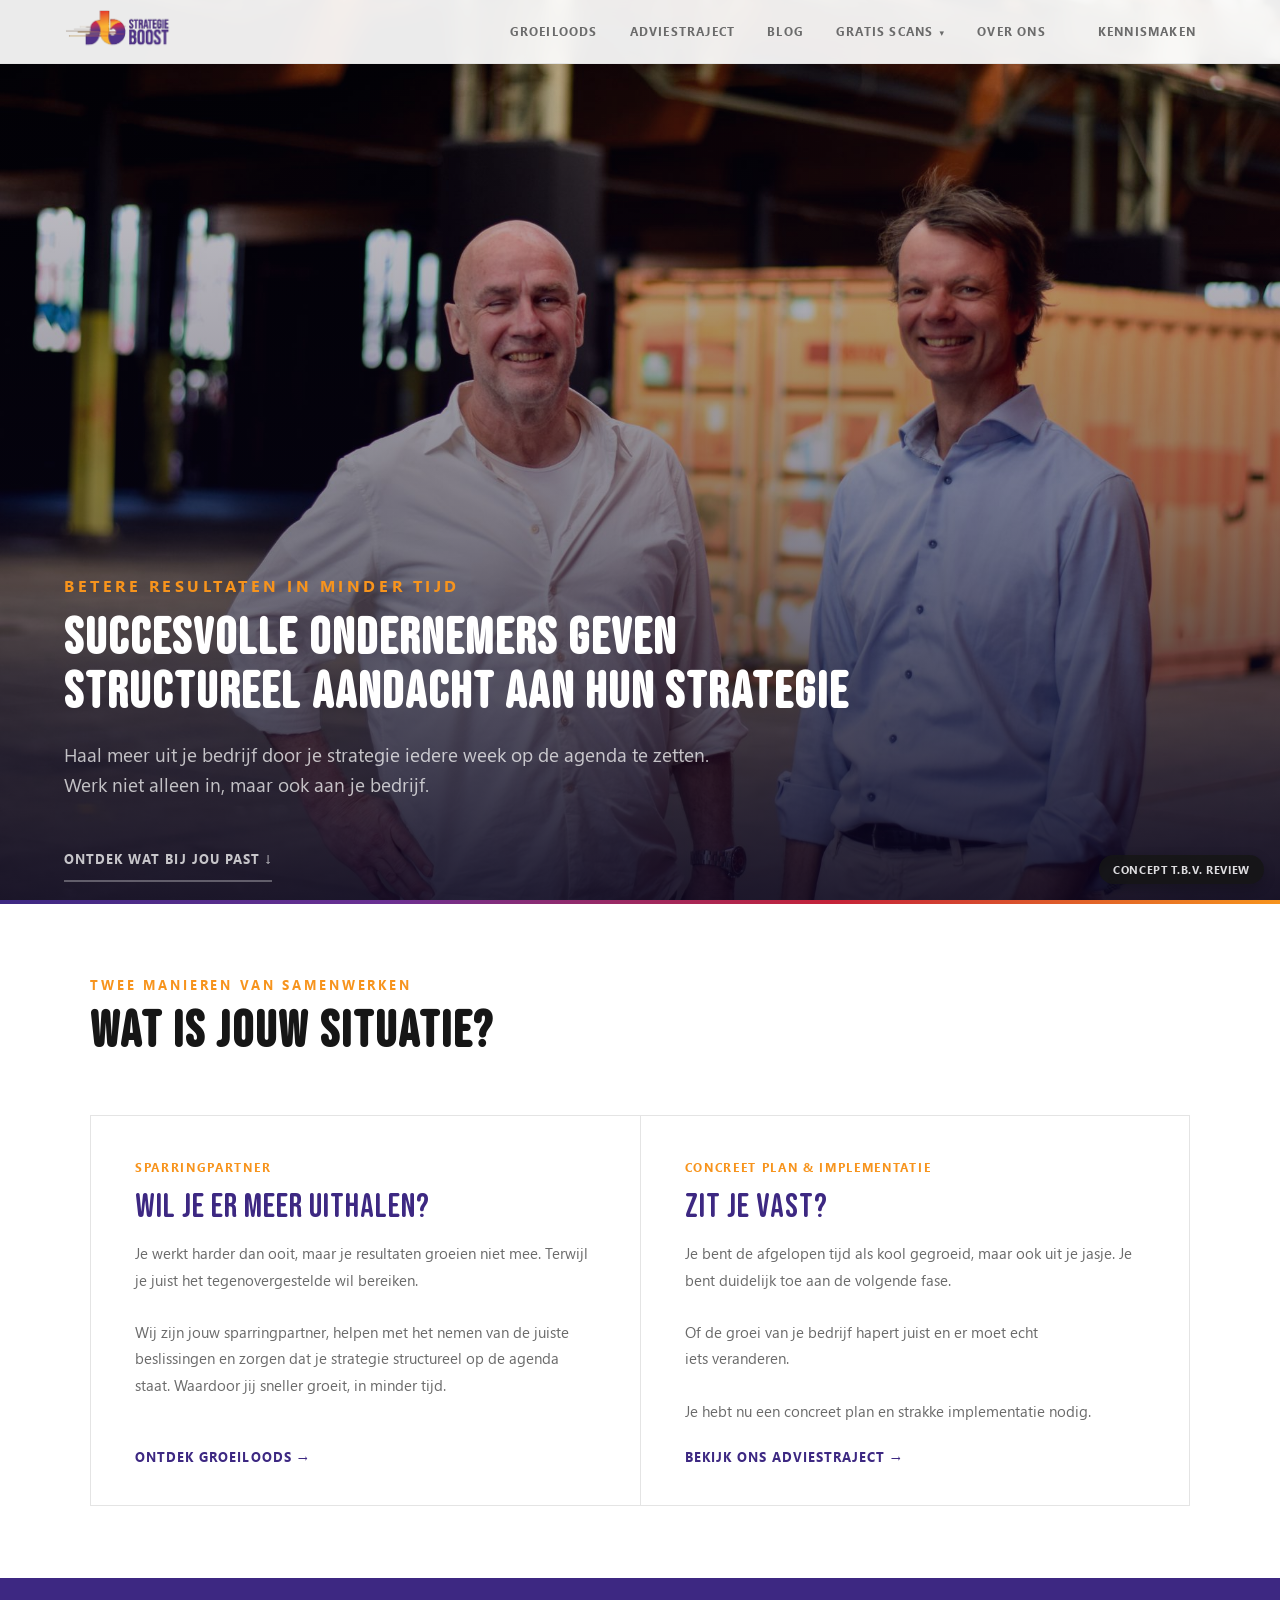
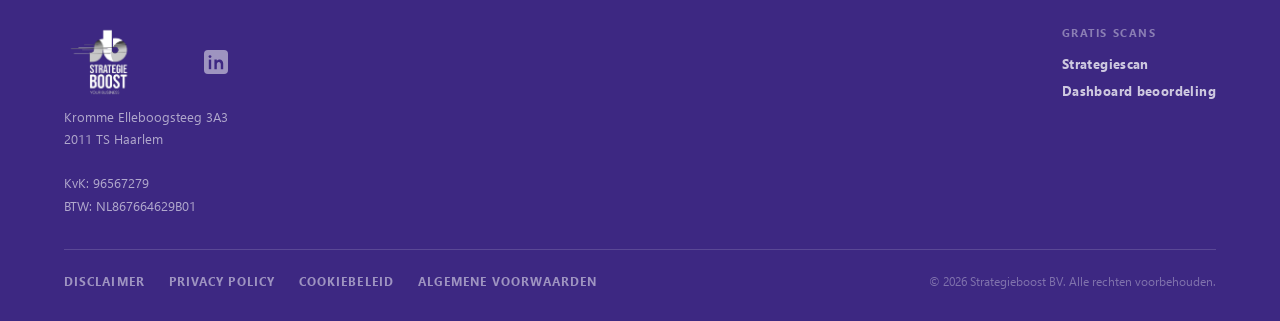
<file: index.html>
<!DOCTYPE html>
<html lang="nl">
<head>
<meta charset="utf-8">
<meta http-equiv="Content-Security-Policy" content="
    default-src 'self';
    script-src 'self' 'unsafe-inline' https://www.googletagmanager.com https://app.cal.eu https://cal.eu https://*.cal.eu https://app.cal.com https://*.cal.com;
    style-src 'self' 'unsafe-inline' https://fonts.googleapis.com https://app.cal.eu https://*.cal.eu;
    font-src 'self' data: https://fonts.gstatic.com https://app.cal.eu https://*.cal.eu;
    img-src 'self' data: https://*.cal.eu https://*.cal.com https://cal.eu https://cal.com https://www.googletagmanager.com;
    connect-src 'self' https://www.google-analytics.com https://analytics.google.com https://region1.google-analytics.com https://stats.g.doubleclick.net https://app.cal.eu https://cal.eu https://*.cal.eu https://app.cal.com https://*.cal.com;
    frame-src https://app.cal.eu https://cal.eu https://*.cal.eu https://app.cal.com https://*.cal.com;
    object-src 'none';
    base-uri 'self';
  ">
<meta name="referrer" content="strict-origin-when-cross-origin">
<meta http-equiv="X-Content-Type-Options" content="nosniff">
<meta name="viewport" content="width=device-width, initial-scale=1, viewport-fit=cover">
<meta name="description" content="Strategieboost helpt ondernemers structureel aan hun strategie werken: doorlopende sparring via GroeiLoods, of een concreet adviestraject van diagnose tot implementatie.">
<title>Strategieboost — Nuchter denken, doordacht doen</title>
<style>
@font-face {
  font-family: 'Bebas Neue Rounded';
  src: url('BebasNeueRounded-Regular.woff2') format('woff2'),
       url('BebasNeueRounded-Regular.woff') format('woff'),
       url('BebasNeueRounded-Regular.ttf') format('truetype');
  font-weight: 400;
  font-display: swap;
}
/* Segoe UI zelf ingesloten (echte merklettertype i.p.v. systeem-fallback,
   zodat het concept er ook op Mac/Linux exact zo uitziet als bedoeld). */
@font-face {
  font-family: 'Segoe UI';
  src: url('SegoeUI-Regular.ttf') format('truetype');
  font-weight: 400; font-style: normal; font-display: swap;
}
@font-face {
  font-family: 'Segoe UI';
  src: url('SegoeUI-Bold.ttf') format('truetype');
  font-weight: 700; font-style: normal; font-display: swap;
}
@font-face {
  font-family: 'Segoe UI';
  src: url('SegoeUI-Italic.ttf') format('truetype');
  font-weight: 400; font-style: italic; font-display: swap;
}
*, *::before, *::after { box-sizing: border-box; margin: 0; padding: 0; }
:root {
  --purple: #3D2882;
  --orange: #F7941D;
  --red: #C52339;
  --black: #161616;
  --dark: #2B2B2B;
  --mid: #6B6B6B;
  --rule: #E4E4E4;
  --bg: #fff;
  --bg-warm: #F5F4F1;
  --grad: linear-gradient(90deg, #3D2882 0%, #6B3194 30%, #C52339 65%, #F7941D 100%);
  --font-display: 'Bebas Neue Rounded', 'Bebas Neue', Impact, 'Arial Narrow', sans-serif;
  --font-body: -apple-system, 'Segoe UI', system-ui, BlinkMacSystemFont, 'Helvetica Neue', Arial, sans-serif;
  --max: 1100px;
  --pad: clamp(24px, 5vw, 80px);
}
html { scroll-behavior: smooth; }
body { font-family: var(--font-body); color: var(--black); background: var(--bg); -webkit-font-smoothing: antialiased; -webkit-text-size-adjust: 100%; text-size-adjust: 100%; }
a, button { -webkit-tap-highlight-color: transparent; }

/* ── CONCEPT-BADGE (alleen voor deze reviewversie, niet voor productie) ── */
.concept-badge {
  position: fixed; bottom: 16px; right: 16px; z-index: 200;
  background: var(--black); color: #fff; font-size: 11px; font-weight: 700;
  letter-spacing: 0.06em; text-transform: uppercase;
  padding: 8px 14px; border-radius: 999px; opacity: 0.85;
  font-family: var(--font-body); box-shadow: 0 4px 14px rgba(0,0,0,0.25);
  pointer-events: none;
}

/* ── NAV ── */
nav#nav {
  position: fixed; top: 0; left: 0; right: 0; z-index: 100;
  display: flex; align-items: center; justify-content: space-between;
  padding: 0 var(--pad); height: 64px;
  background: rgba(255,255,255,0.92); backdrop-filter: blur(12px);
  border-bottom: 1px solid var(--rule);
  transition: box-shadow 0.2s;
}
nav#nav.scrolled { box-shadow: 0 2px 16px rgba(0,0,0,0.06); }
.nav-logo { display: flex; align-items: center; gap: 10px; text-decoration: none; }
.nav-logo img { height: 48px; }
.nav-logo-fallback {
  font-family: var(--font-display); font-size: 20px; letter-spacing: 0.05em;
  color: var(--purple); text-transform: uppercase;
}
.nav-links { display: flex; align-items: center; gap: 32px; }
.nav-links a, .nav-links .nav-drop > button {
  font-size: 12px; font-weight: 700; letter-spacing: 0.1em; text-transform: uppercase;
  color: var(--mid); text-decoration: none; transition: color 0.15s;
  background: none; border: none; cursor: pointer; font-family: var(--font-body);
  display: flex; align-items: center; gap: 4px;
}
.nav-links a:hover, .nav-links .nav-drop > button:hover { color: var(--black); }
.nav-links a.active { color: var(--purple); }
.nav-cta {
  background: var(--orange); color: #fff;
  font-family: var(--font-body); font-weight: 700; font-size: 12px;
  letter-spacing: 0.1em; text-transform: uppercase;
  border: none; border-radius: 3px; padding: 9px 20px; cursor: pointer;
  text-decoration: none; transition: opacity 0.15s;
}
.nav-cta:hover { opacity: 0.88; }

/* Dropdown "Gratis scans" */
.nav-drop { position: relative; }
.nav-drop > button::after { content: '▾'; font-size: 9px; margin-left: 2px; }
.nav-drop-panel {
  position: absolute; top: 100%; left: 50%; transform: translateX(-50%);
  margin-top: 14px; background: #fff; border: 1px solid var(--rule); border-radius: 8px;
  box-shadow: 0 12px 32px rgba(0,0,0,0.12); min-width: 220px;
  padding: 8px; opacity: 0; visibility: hidden; transform: translateX(-50%) translateY(6px);
  transition: opacity 0.15s, transform 0.15s, visibility 0.15s;
}
.nav-drop:hover .nav-drop-panel, .nav-drop:focus-within .nav-drop-panel {
  opacity: 1; visibility: visible; transform: translateX(-50%) translateY(0);
}
.nav-drop-panel a {
  display: block; padding: 10px 12px; border-radius: 5px;
  font-size: 12px; font-weight: 700; letter-spacing: 0.06em; text-transform: uppercase;
  color: var(--black); text-decoration: none; white-space: nowrap;
}
.nav-drop-panel a:hover { background: #F4F3FC; color: var(--purple); }
.nav-drop-panel .drop-sub { display:block; font-size: 11px; font-weight: 400; letter-spacing: normal; text-transform: none; color: var(--mid); margin-top: 2px; }

/* ── Hamburgermenu ── */
.ham-btn {
  display: none;
  background: none; border: none; cursor: pointer;
  padding: 6px; border-radius: 6px;
  flex-direction: column; gap: 5px; align-items: center; justify-content: center;
  width: 36px; height: 36px;
}
.ham-btn span {
  display: block; width: 22px; height: 2px;
  background: var(--purple); border-radius: 2px;
  transition: all 0.25s ease;
}
.ham-btn.open span:nth-child(1) { transform: translateY(7px) rotate(45deg); }
.ham-btn.open span:nth-child(2) { opacity: 0; transform: scaleX(0); }
.ham-btn.open span:nth-child(3) { transform: translateY(-7px) rotate(-45deg); }

.mobile-menu {
  display: none;
  position: fixed; top: 64px; left: 0; right: 0; bottom: 0; overflow-y: auto;
  background: white;
  border-bottom: 2px solid var(--orange);
  box-shadow: 0 8px 32px rgba(0,0,0,0.12);
  z-index: 99;
  animation: slideDown 0.2s ease;
}
.mobile-menu.open { display: block; }
@keyframes slideDown {
  from { opacity: 0; transform: translateY(-8px); }
  to   { opacity: 1; transform: none; }
}
.mobile-menu a, .mobile-menu .mob-subhead {
  display: block; padding: 16px 24px;
  font-size: 13px; font-weight: 700;
  letter-spacing: 0.08em; text-transform: uppercase;
  color: var(--black); text-decoration: none;
  border-bottom: 1px solid var(--rule);
  transition: background 0.1s, color 0.1s;
}
.mobile-menu .mob-subhead { color: var(--mid); font-size: 11px; background: var(--bg-warm); }
.mobile-menu a.mob-sub { padding-left: 40px; font-size: 12px; color: var(--mid); }
.mobile-menu a:last-child { border-bottom: none; }
.mobile-menu a:hover { background: #F4F3FC; color: var(--purple); }
.mobile-menu a.mob-cta {
  background: var(--orange); color: white;
  text-align: center; letter-spacing: 0.12em;
}
.mobile-menu a.mob-cta:hover { opacity: 0.9; background: var(--orange); }

@media (max-width: 860px) {
  .ham-btn { display: flex; }
  .nav-links { display: none; }
}

/* ── HERO (homepage, met foto) ── */
.hero {
  position: relative; height: 100svh; min-height: 560px;
  display: flex; align-items: flex-end;
  overflow: hidden;
}
.hero-photo { position: absolute; inset: 0; overflow: hidden; background: var(--grad); }
.hero-photo img { width: 100%; height: 100%; object-fit: cover; object-position: center 30%; display: block; }
.hero-overlay {
  position: absolute; inset: 0;
  background: linear-gradient(to top, rgba(10,6,30,0.88) 0%, rgba(10,6,30,0.45) 45%, rgba(10,6,30,0.15) 100%);
}
.hero-content {
  position: relative; z-index: 2;
  padding: 0 var(--pad) clamp(12px, 2vh, 28px);
  max-width: calc(var(--max) + var(--pad) * 2);
  width: 100%;
}
.hero-eyebrow { font-size: 16px; font-weight: 900; letter-spacing: 0.22em; text-transform: uppercase; color: var(--orange); margin-bottom: 16px; }
.hero-line { display: block; }
.hero-title { font-family: var(--font-display); font-size: clamp(36px, 4vw, 58px); letter-spacing: 0.04em; text-transform: uppercase; line-height: 1.05; color: #fff; margin-bottom: 20px; }
.hero-sub { font-size: clamp(16px, 1.5vw, 20px); line-height: 1.6; color: rgba(255,255,255,0.72); max-width: 560px; margin-bottom: 36px; text-wrap: pretty; }
.hero-actions { display: flex; gap: 12px; flex-wrap: wrap; }

/* ── PAGE-HERO (subpagina's, zonder foto, merkgradient) ── */
.page-hero {
  position: relative; padding: calc(64px + clamp(56px, 9vh, 108px)) var(--pad) clamp(56px, 9vh, 96px);
  background: var(--purple); background: radial-gradient(120% 140% at 15% 0%, #55349e 0%, #3D2882 45%, #2a1c5c 100%);
  overflow: hidden;
}
.page-hero::after {
  content: ''; position: absolute; left: 0; right: 0; bottom: 0; height: 4px; background: var(--grad);
}
.page-hero-inner { position: relative; z-index: 2; max-width: var(--max); margin: 0 auto; }
.page-hero .hero-eyebrow { color: var(--orange); }
.page-hero .hero-title { color: #fff; font-size: clamp(40px, 5.5vw, 68px); margin-bottom: 18px; }
.page-hero .hero-sub { color: rgba(255,255,255,0.78); }

.btn-primary {
  display: inline-block; background: var(--orange); color: #fff;
  font-family: var(--font-body); font-weight: 700; font-size: 13px;
  letter-spacing: 0.08em; text-transform: uppercase;
  padding: 13px 28px; border-radius: 3px; text-decoration: none;
  transition: opacity 0.15s; border: none; cursor: pointer;
}
.btn-primary:hover { opacity: 0.88; }
.btn-ghost {
  display: inline-block; color: rgba(255,255,255,0.75);
  font-family: var(--font-body); font-weight: 700; font-size: 13px;
  letter-spacing: 0.08em; text-transform: uppercase;
  padding: 13px 0; text-decoration: none; border-bottom: 2px solid rgba(255,255,255,0.3);
  transition: color 0.15s, border-color 0.15s; background: none; cursor: pointer;
}
.btn-ghost:hover { color: #fff; border-color: #fff; }

/* ── GRAD LINE ── */
.grad-line { height: 4px; background: var(--grad); }

/* ── SECTIONS ── */
section { padding: clamp(64px, 8vh, 112px) var(--pad); }
.container { max-width: var(--max); margin: 0 auto; }
.section-label { font-size: 13px; font-weight: 700; letter-spacing: 0.22em; text-transform: uppercase; color: var(--orange); margin-bottom: 12px; }
.section-title { font-family: var(--font-display); font-size: clamp(36px, 4vw, 58px); letter-spacing: 0.04em; text-transform: uppercase; line-height: 1.05; color: var(--black); margin-bottom: 0; }
.section-title.purple { color: var(--purple); }
.section-title.white { color: #fff; }
.section-intro { font-size: 18px; line-height: 1.7; color: var(--mid); max-width: 620px; margin-top: 16px; text-wrap: pretty; }

/* ── KEUZEMOMENT (homepage) ── */
#keuze { background: var(--bg); }
.keuze-grid { display: grid; grid-template-columns: 1fr 1fr; gap: 1px; border: 1px solid var(--rule); margin-top: 56px; background: var(--rule); }
.keuze-card { padding: 44px 44px 40px; background: var(--bg); display: flex; flex-direction: column; transition: background 0.2s; }
.keuze-card:hover { background: #FAFAFC; }
.keuze-tag { font-size: 12px; font-weight: 700; letter-spacing: 0.14em; text-transform: uppercase; color: var(--orange); margin-bottom: 14px; }
.keuze-title { font-family: var(--font-display); font-size: 34px; letter-spacing: 0.03em; text-transform: uppercase; color: var(--purple); margin-bottom: 16px; line-height: 1.05; }
.keuze-body { font-size: 15px; line-height: 1.75; color: var(--mid); text-wrap: pretty; flex: 1; }
.keuze-link { display: inline-flex; align-items: center; gap: 6px; margin-top: 24px; font-weight: 700; font-size: 13px; letter-spacing: 0.08em; text-transform: uppercase; color: var(--purple); text-decoration: none; transition: gap 0.15s, color 0.15s; }
.keuze-link:hover { gap: 10px; color: var(--orange); }
@media (max-width: 720px) {
  .keuze-grid { grid-template-columns: 1fr; }
}

/* ── VOOR WIE ── */
#voor-wie { background: var(--bg); }
.voor-wie-grid { display: grid; grid-template-columns: 1fr 1fr; gap: 1px; border: 1px solid var(--rule); margin-top: 56px; }
.voor-wie-item { padding: 40px 44px 44px; background: var(--bg); }
.voor-wie-item:first-child { border-right: 1px solid var(--rule); }
.voor-wie-nr { font-family: var(--font-display); font-size: 56px; color: var(--rule); line-height: 1; margin-bottom: 8px; }
.voor-wie-title { font-family: var(--font-display); font-size: 30px; letter-spacing: 0.04em; text-transform: uppercase; color: var(--purple); margin-bottom: 16px; }
.voor-wie-body { font-size: 15px; line-height: 1.75; color: var(--mid); text-wrap: pretty; }
.voor-wie-body p + p { margin-top: 12px; }
.voor-wie-body strong { color: var(--black); font-weight: 700; }

/* ── WAT WE DOEN / DIENSTEN ── */
.sect-warm { background: var(--bg-warm); }
.diensten { margin-top: 56px; display: flex; flex-direction: column; }
.dienst { display: grid; grid-template-columns: 72px 1fr; gap: 0 32px; padding: 32px 0; border-bottom: 1px solid var(--rule); align-items: start; }
.dienst:first-child { border-top: 1px solid var(--rule); }
.dienst-nr { font-family: var(--font-display); font-size: 38px; color: var(--orange); line-height: 1; padding-top: 4px; }
.dienst-title { font-family: var(--font-display); font-size: 26px; letter-spacing: 0.04em; text-transform: uppercase; color: var(--black); margin-bottom: 8px; }
.dienst-body { font-size: 15px; line-height: 1.75; color: var(--mid); text-wrap: pretty; }

/* ── BATEN (lijst met puntjes, gekleurde achtergrond) ── */
.sect-purple { background: var(--purple); }
.sect-purple .section-label { color: rgba(255,255,255,0.45); }
.sect-purple .section-title { color: #fff; }
.baten-list { margin-top: 48px; display: flex; flex-direction: column; gap: 0; border-top: 1px solid rgba(255,255,255,0.12); }
.baat { display: flex; gap: 20px; align-items: flex-start; padding: 24px 0; border-bottom: 1px solid rgba(255,255,255,0.12); }
.baat-dot { width: 8px; height: 8px; border-radius: 50%; background: var(--orange); flex-shrink: 0; margin-top: 7px; }
.baat-text { font-size: 17px; line-height: 1.65; color: rgba(255,255,255,0.82); text-wrap: pretty; }

/* ── TEAM ── */
#wie-we-zijn, .sect-team { background: var(--bg); }
.team-grid { display: grid; grid-template-columns: 1fr 1fr; gap: 48px; margin-top: 56px; }
.team-photo { width: 220px; height: 220px; object-fit: cover; object-position: top; border-radius: 50%; display: block; margin-bottom: 24px; background: var(--grad); }
.team-name { font-family: var(--font-display); font-size: 28px; letter-spacing: 0.04em; text-transform: uppercase; color: var(--black); margin-bottom: 4px; }
.team-role { font-size: 11px; font-weight: 700; letter-spacing: 0.15em; text-transform: uppercase; color: var(--orange); margin-bottom: 14px; }
.team-bio { font-size: 15px; line-height: 1.75; color: var(--mid); text-wrap: pretty; }

/* ── WAAROM (dark grid) ── */
.sect-dark { background: var(--black); }
.sect-dark .section-title { color: #fff; }
.waarom-list { margin-top: 48px; display: grid; grid-template-columns: 1fr 1fr; gap: 0; border-top: 1px solid rgba(255,255,255,0.12); border-left: 1px solid rgba(255,255,255,0.12); }
.waarom-item { padding: 28px 32px; border-right: 1px solid rgba(255,255,255,0.12); border-bottom: 1px solid rgba(255,255,255,0.12); }
.waarom-text { font-size: 15px; line-height: 1.75; color: rgba(255,255,255,0.65); text-wrap: pretty; }
.waarom-text strong { color: #fff; }
@media (max-width: 720px) { .waarom-list { grid-template-columns: 1fr; } }

/* ── PRIJSBADGE ── */
.price-badge {
  margin-top: 40px; display: inline-flex; align-items: baseline; gap: 10px;
  background: rgba(255,255,255,0.06); border: 1px solid rgba(255,255,255,0.18);
  border-radius: 8px; padding: 16px 22px;
}
.price-badge .price-label { font-size: 12px; font-weight: 700; letter-spacing: 0.1em; text-transform: uppercase; color: rgba(255,255,255,0.55); }
.price-badge .price-amount { font-family: var(--font-display); font-size: 24px; letter-spacing: 0.02em; color: var(--orange); }

/* ── TESTIMONIALS ── */
.sect-testi { background: var(--bg-warm); }
.testi-grid { margin-top: 48px; display: grid; grid-template-columns: 1fr; gap: 24px; }
.testi-grid.cols-2 { grid-template-columns: 1fr 1fr; }
.testi-card { background: #fff; border: 1px solid var(--rule); border-radius: 10px; padding: 36px 40px; position: relative; }
.testi-mark { font-family: var(--font-display); font-size: 64px; color: var(--rule); line-height: 1; margin-bottom: 4px; }
.testi-quote { font-size: 18px; line-height: 1.65; color: var(--black); text-wrap: pretty; font-style: italic; }
.testi-attr { margin-top: 20px; font-size: 13px; font-weight: 700; letter-spacing: 0.03em; color: var(--purple); text-transform: none; }
.testi-attr span { display: block; font-weight: 400; color: var(--mid); font-size: 12px; margin-top: 2px; letter-spacing: 0.02em; }
@media (max-width: 720px) { .testi-grid.cols-2 { grid-template-columns: 1fr; } }

/* ── KRUISLINK-BAND ── */
.crosslink { background: var(--bg-warm); border-top: 1px solid var(--rule); padding: 28px var(--pad); text-align: center; }
.crosslink p { font-size: 14px; color: var(--mid); }
.crosslink a { color: var(--purple); font-weight: 700; text-decoration: none; border-bottom: 2px solid var(--orange); }
.crosslink a:hover { color: var(--orange); }

/* ── CONTACT / CTA ── */
.sect-contact { background: var(--bg); }
.contact-sub { font-size: 18px; line-height: 1.65; color: var(--mid); max-width: 520px; margin-top: 14px; text-wrap: pretty; }
.contact-actions { display: flex; gap: 16px; flex-wrap: wrap; margin-top: 40px; }
.btn-contact {
  display: inline-block; background: var(--orange); color: #fff;
  font-family: var(--font-body); font-weight: 700; font-size: 13px;
  letter-spacing: 0.08em; text-transform: uppercase;
  padding: 14px 32px; border-radius: 3px; text-decoration: none;
  transition: opacity 0.15s; border: none; cursor: pointer;
}
.btn-contact:hover { opacity: 0.88; }
.btn-contact-outline {
  display: inline-block; color: var(--purple);
  font-family: var(--font-body); font-weight: 700; font-size: 13px;
  letter-spacing: 0.08em; text-transform: uppercase;
  padding: 14px 0; text-decoration: none; border-bottom: 2px solid var(--purple);
  transition: color 0.15s, border-color 0.15s; background: none; cursor: pointer;
}
.btn-contact-outline:hover { color: var(--orange); border-color: var(--orange); }
.contact-inner { display: flex; justify-content: space-between; align-items: flex-start; gap: 32px; }
.footer-logo-img { height: 120px; width: auto; max-width: 320px; opacity: 1; flex-shrink: 0; margin-top: 8px; }

/* ── FOTO-PLACEHOLDER FALLBACK ──
   Als de echte bestandsnaam (identiek aan de huidige site) niet gevonden wordt,
   toont het element een label i.p.v. een kapot beeld-icoon. Zet echte foto's met
   dezelfde bestandsnaam in deze map en de placeholder verdwijnt vanzelf. */
.photo-frame { position: relative; background: var(--grad); overflow: hidden; }
.photo-frame.img-missing::after {
  content: attr(data-caption);
  position: absolute; inset: 0; display: flex; align-items: center; justify-content: center;
  text-align: center; padding: 16px; font-size: 12px; font-weight: 700; letter-spacing: 0.05em;
  text-transform: uppercase; color: rgba(255,255,255,0.92); line-height: 1.5;
  background: linear-gradient(135deg, rgba(61,40,130,0.55), rgba(197,35,57,0.45));
}
.hero-photo.img-missing::after { font-size: 14px; }

/* ── FOOTER ── */
footer { background: var(--purple); padding: 48px var(--pad) 32px; }
.footer-top { display: flex; justify-content: space-between; align-items: flex-start; flex-wrap: wrap; gap: 32px 48px; padding-bottom: 32px; border-bottom: 1px solid rgba(255,255,255,0.15); }
.footer-info-name { font-family: var(--font-display); font-size: 20px; letter-spacing: 0.06em; color: #fff; margin-bottom: 10px; }
.footer-logo-mark { height: 72px; width: auto; display: block; }
.footer-info p { font-size: 13px; line-height: 1.7; color: rgba(255,255,255,0.6); }
.footer-info a { color: rgba(255,255,255,0.6); text-decoration: none; }
.footer-info a:hover { color: #fff; }
.footer-tools { display: flex; flex-direction: column; gap: 10px; }
.footer-col-title { font-size: 11px; font-weight: 700; letter-spacing: 0.14em; text-transform: uppercase; color: rgba(255,255,255,0.4); margin-bottom: 6px; }
.footer-tools a { font-size: 13px; font-weight: 700; letter-spacing: 0.03em; color: rgba(255,255,255,0.75); text-decoration: none; }
.footer-tools a:hover { color: #fff; }
.footer-bottom { display: flex; justify-content: space-between; align-items: center; flex-wrap: wrap; gap: 12px; padding-top: 24px; }
.footer-bottom-left { display: flex; align-items: center; gap: 16px; }
.footer-legal { display: flex; gap: 24px; flex-wrap: wrap; align-items: center; }
.footer-legal a { font-size: 12px; font-weight: 700; letter-spacing: 0.09em; text-transform: uppercase; color: rgba(255,255,255,0.5); text-decoration: none; transition: color 0.15s; }
.footer-legal a:hover { color: #fff; }
.footer-copy { font-size: 12px; color: rgba(255,255,255,0.35); }
.footer-linkedin svg { display: block; }
.footer-linkedin { opacity: 0.5; transition: opacity 0.15s; }
.footer-linkedin:hover { opacity: 1; }

@media (max-width: 720px) {
  .team-grid { grid-template-columns: 1fr; gap: 40px; }
  .voor-wie-grid { grid-template-columns: 1fr; }
  .voor-wie-item:first-child { border-right: none; border-bottom: 1px solid var(--rule); }
  .dienst { grid-template-columns: 48px 1fr; }
  .hero-photo img { object-position: center 20%; }
  .footer-logo-img { width: 100%; max-width: 240px; height: auto; margin-top: 0; }
  .footer-bottom { flex-direction: column; align-items: flex-start; gap: 16px; }
  .footer-legal { flex-direction: column; gap: 10px; align-items: flex-start; }
  .footer-bottom-left { flex-wrap: wrap; }
  .contact-inner { flex-direction: column; align-items: center; text-align: center; }
  .contact-inner .footer-logo-img { order: 10; margin-top: 32px; max-width: 220px; }
  .contact-content { max-width: 100%; }
  .contact-sub { max-width: 100%; }
  .contact-actions { flex-wrap: nowrap; justify-content: center; gap: 20px; }
  .btn-contact { padding: 12px 20px; font-size: 12px; white-space: nowrap; }
  .btn-contact-outline { font-size: 12px; white-space: nowrap; }
}
</style>
<script type="text/javascript">
(function (C, A, L) {
  let p = function (a, ar) { a.q.push(ar); };
  let d = C.document;
  C.Cal = C.Cal || function () {
    let cal = C.Cal; let ar = arguments;
    if (!cal.loaded) { cal.ns = {}; cal.q = cal.q || []; d.head.appendChild(d.createElement("script")).src = A; cal.loaded = true; }
    if (ar[0] === L) { const api = function () { p(api, arguments); }; const namespace = ar[1]; api.q = api.q || []; typeof namespace === "string" ? (cal.ns[namespace] = api) && p(api, ar) : p(cal, ar); return; }
    p(cal, ar);
  };
})(window, "https://app.cal.eu/embed/embed.js", "init");
Cal("init", "kennismakingsgesprek", { origin: "https://cal.eu" });
Cal.ns["kennismakingsgesprek"]("ui", {
  styles: { branding: { brandColor: "#F7941D" } },
  hideEventTypeDetails: false,
  layout: "month_view"
});
</script>
</head>
<body>
<nav id="nav">
  <a href="index.html" class="nav-logo">
    <img src="logo-horizontal.png" alt="Strategieboost" style="height:48px;width:auto;display:block;"
         onerror="this.replaceWith(Object.assign(document.createElement('span'),{className:'nav-logo-fallback',textContent:'Strategieboost'}))">
  </a>
  <div class="nav-links">
    <a href="groeiloods.html">GroeiLoods</a>
    <a href="adviestraject.html">Adviestraject</a>
    <a href="blog.html">Blog</a>
    <div class="nav-drop">
      <button type="button">Gratis scans</button>
      <div class="nav-drop-panel">
        <a href="strategiescan.html">Strategiescan<span class="drop-sub">Gratis analyse van je strategie</span></a>
        <a href="dashboardscan.html">Dashboard beoordeling<span class="drop-sub">Beoordeel je stuurinformatie</span></a>
      </div>
    </div>
    <a href="over-ons.html">Over ons</a>
    <a class="nav-cta" data-cal-link="ian-meinoud/kennismakingsgesprek" data-cal-namespace="kennismakingsgesprek" data-cal-config='{"layout":"month_view"}' href="#">Kennismaken</a>
  </div>
  <button class="ham-btn" id="hamBtn" aria-label="Menu openen" onclick="toggleHamMenu()">
    <span></span><span></span><span></span>
  </button>
</nav>

<div class="mobile-menu" id="mobileMenu">
  <a href="groeiloods.html">GroeiLoods</a>
  <a href="adviestraject.html">Adviestraject</a>
  <a href="blog.html">Blog</a>
  <div class="mob-subhead">Gratis scans</div>
  <a class="mob-sub" href="strategiescan.html">Strategiescan</a>
  <a class="mob-sub" href="dashboardscan.html">Dashboard beoordeling</a>
  <a href="over-ons.html">Over ons</a>
  <a class="mob-cta" data-cal-link="ian-meinoud/kennismakingsgesprek" data-cal-namespace="kennismakingsgesprek" data-cal-config='{"layout":"month_view"}' href="#" onclick="closeHamMenu()">Kennismaken</a>
</div>
<div class="hero">
  <div class="hero-photo">
    <picture>
      <source media="(max-width: 720px)" srcset="Strategie Boost -21.jpg">
      <img src="Strategie Boost -31.jpg" alt="Ian van Veen en Meinoud Rost van Tonningen"
           onerror="this.style.display='none'; this.closest('.hero-photo').classList.add('img-missing'); this.closest('.hero-photo').setAttribute('data-caption','Foto Ian van Veen en Meinoud Rost van Tonningen (Strategie Boost -31.jpg)')">
    </picture>
  </div>
  <div class="hero-overlay"></div>
  <div class="hero-content">
    <div class="hero-eyebrow">Betere resultaten in minder tijd</div>
    <h1 class="hero-title"><span class="hero-line">Succesvolle ondernemers geven</span><span class="hero-line">structureel aandacht aan hun strategie</span></h1>
    <p class="hero-sub" style="max-width:820px;">Haal meer uit je bedrijf door je strategie iedere week op de agenda te zetten.<br>Werk niet alleen in, maar ook aan je bedrijf.</p>
    <div class="hero-actions">
      <a class="btn-ghost" href="#keuze">Ontdek wat bij jou past ↓</a>
    </div>
  </div>
</div>
<div class="grad-line"></div>

<section id="keuze">
  <div class="container">
    <div class="section-label">Twee manieren van samenwerken</div>
    <h2 class="section-title">Wat is jouw situatie?</h2>
    <div class="keuze-grid">
      <div class="keuze-card">
        <div class="keuze-tag">Sparringpartner</div>
        <div class="keuze-title">Wil je er meer uithalen?</div>
        <div class="keuze-body">Je werkt harder dan ooit, maar je resultaten groeien niet mee. Terwijl je juist het tegenovergestelde wil bereiken.<br><br>Wij zijn jouw sparringpartner, helpen met het nemen van de juiste beslissingen en zorgen dat je strategie structureel op de agenda staat. Waardoor jij sneller groeit, in minder tijd.</div>
        <a class="keuze-link" href="groeiloods.html">Ontdek GroeiLoods →</a>
      </div>
      <div class="keuze-card">
        <div class="keuze-tag">Concreet plan &amp; implementatie</div>
        <div class="keuze-title">Zit je vast?</div>
        <div class="keuze-body">Je bent de afgelopen tijd als kool gegroeid, maar ook uit je jasje. Je bent duidelijk toe aan de volgende fase.<br><br>Of de groei van je bedrijf hapert juist en er moet echt iets veranderen.<br><br>Je hebt nu een concreet plan en strakke implementatie nodig.</div>
        <a class="keuze-link" href="adviestraject.html">Bekijk ons adviestraject →</a>
      </div>
    </div>
  </div>
</section>

<footer>
  <div class="footer-top">
    <div class="footer-info">
      <div style="display:flex; align-items:center; justify-content:space-between; gap:16px;">
        <img src="logo-stacked-white.png" alt="Strategieboost" class="footer-logo-mark"
             onerror="this.replaceWith(Object.assign(document.createElement('div'),{className:'footer-info-name',textContent:'Strategieboost'}))">
        <a class="footer-linkedin" href="https://www.linkedin.com/company/strategieboost" rel="noopener noreferrer" target="_blank" aria-label="Strategieboost op LinkedIn" style="flex-shrink:0;">
          <svg width="24" height="24" viewBox="0 0 24 24" fill="none" xmlns="http://www.w3.org/2000/svg">
            <rect width="24" height="24" rx="4" fill="white"/>
            <path d="M7.2 9.6H4.8V19.2H7.2V9.6Z" fill="#3D2882"/>
            <circle cx="6" cy="6.6" r="1.4" fill="#3D2882"/>
            <path d="M19.2 13.6C19.2 11.4 17.8 9.4 15.6 9.4C14.4 9.4 13.4 10 12.8 10.8V9.6H10.4V19.2H12.8V14.4C12.8 13.2 13.6 12 14.8 12C16 12 16.8 13 16.8 14.4V19.2H19.2V13.6Z" fill="#3D2882"/>
          </svg>
        </a>
      </div>
      <p style="margin-top:8px;">
        Kromme Elleboogsteeg 3A3<br>
        2011 TS Haarlem<br><br>
        KvK: 96567279<br>
        BTW: NL867664629B01
      </p>
    </div>
    <div class="footer-tools">
      <div class="footer-col-title">Gratis scans</div>
      <a href="strategiescan.html">Strategiescan</a>
      <a href="dashboardscan.html">Dashboard beoordeling</a>
    </div>
  </div>
  <div class="footer-bottom">
    <nav class="footer-legal">
      <a href="legal/disclaimer.html">Disclaimer</a>
      <a href="legal/privacypolicy.html">Privacy Policy</a>
      <a href="legal/cookiebeleid.html">Cookiebeleid</a>
      <a href="legal/algemenevoorwaarden.html">Algemene Voorwaarden</a>
    </nav>
    <span class="footer-copy">© 2026 Strategieboost BV. Alle rechten voorbehouden.</span>
  </div>
</footer>
<script>
function toggleHamMenu() {
  document.getElementById('hamBtn').classList.toggle('open');
  document.getElementById('mobileMenu').classList.toggle('open');
}
function closeHamMenu() {
  document.getElementById('hamBtn').classList.remove('open');
  document.getElementById('mobileMenu').classList.remove('open');
}
document.addEventListener('click', function(e) {
  if (!e.target.closest('#nav') && !e.target.closest('.mobile-menu')) { closeHamMenu(); }
});
const nav = document.getElementById('nav');
window.addEventListener('scroll', () => { nav.classList.toggle('scrolled', window.scrollY > 20); }, { passive: true });
const observer = new IntersectionObserver((entries) => {
  entries.forEach(e => { if (e.isIntersecting) { e.target.style.opacity = 1; e.target.style.transform = 'none'; } });
}, { threshold: 0.1 });
document.querySelectorAll('section, .voor-wie-item, .dienst, .baat, .team-member, .waarom-item, .keuze-card, .testi-card').forEach(el => {
  el.style.opacity = 0; el.style.transform = 'translateY(16px)';
  el.style.transition = 'opacity 0.5s ease, transform 0.5s ease';
  observer.observe(el);
});
</script>
<div class="concept-badge">Concept t.b.v. review</div>
</body>
</html>
</file>
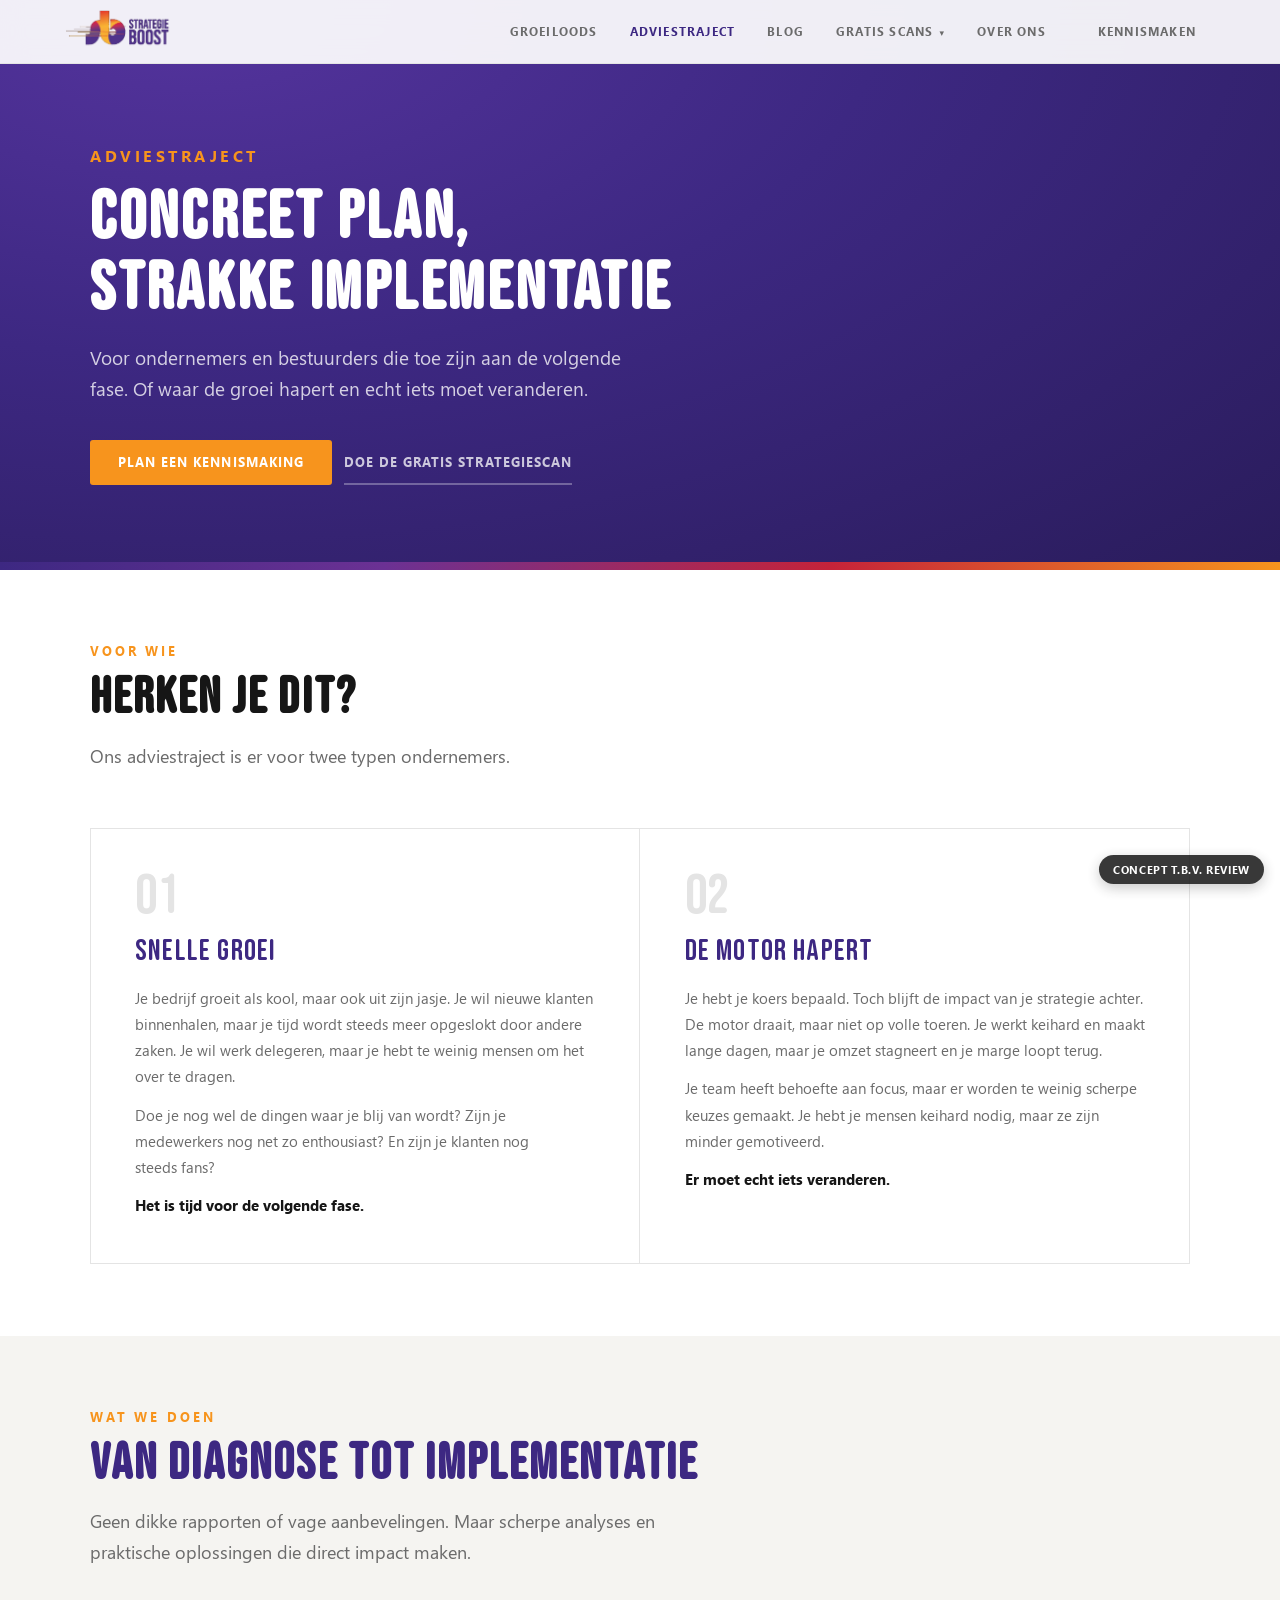
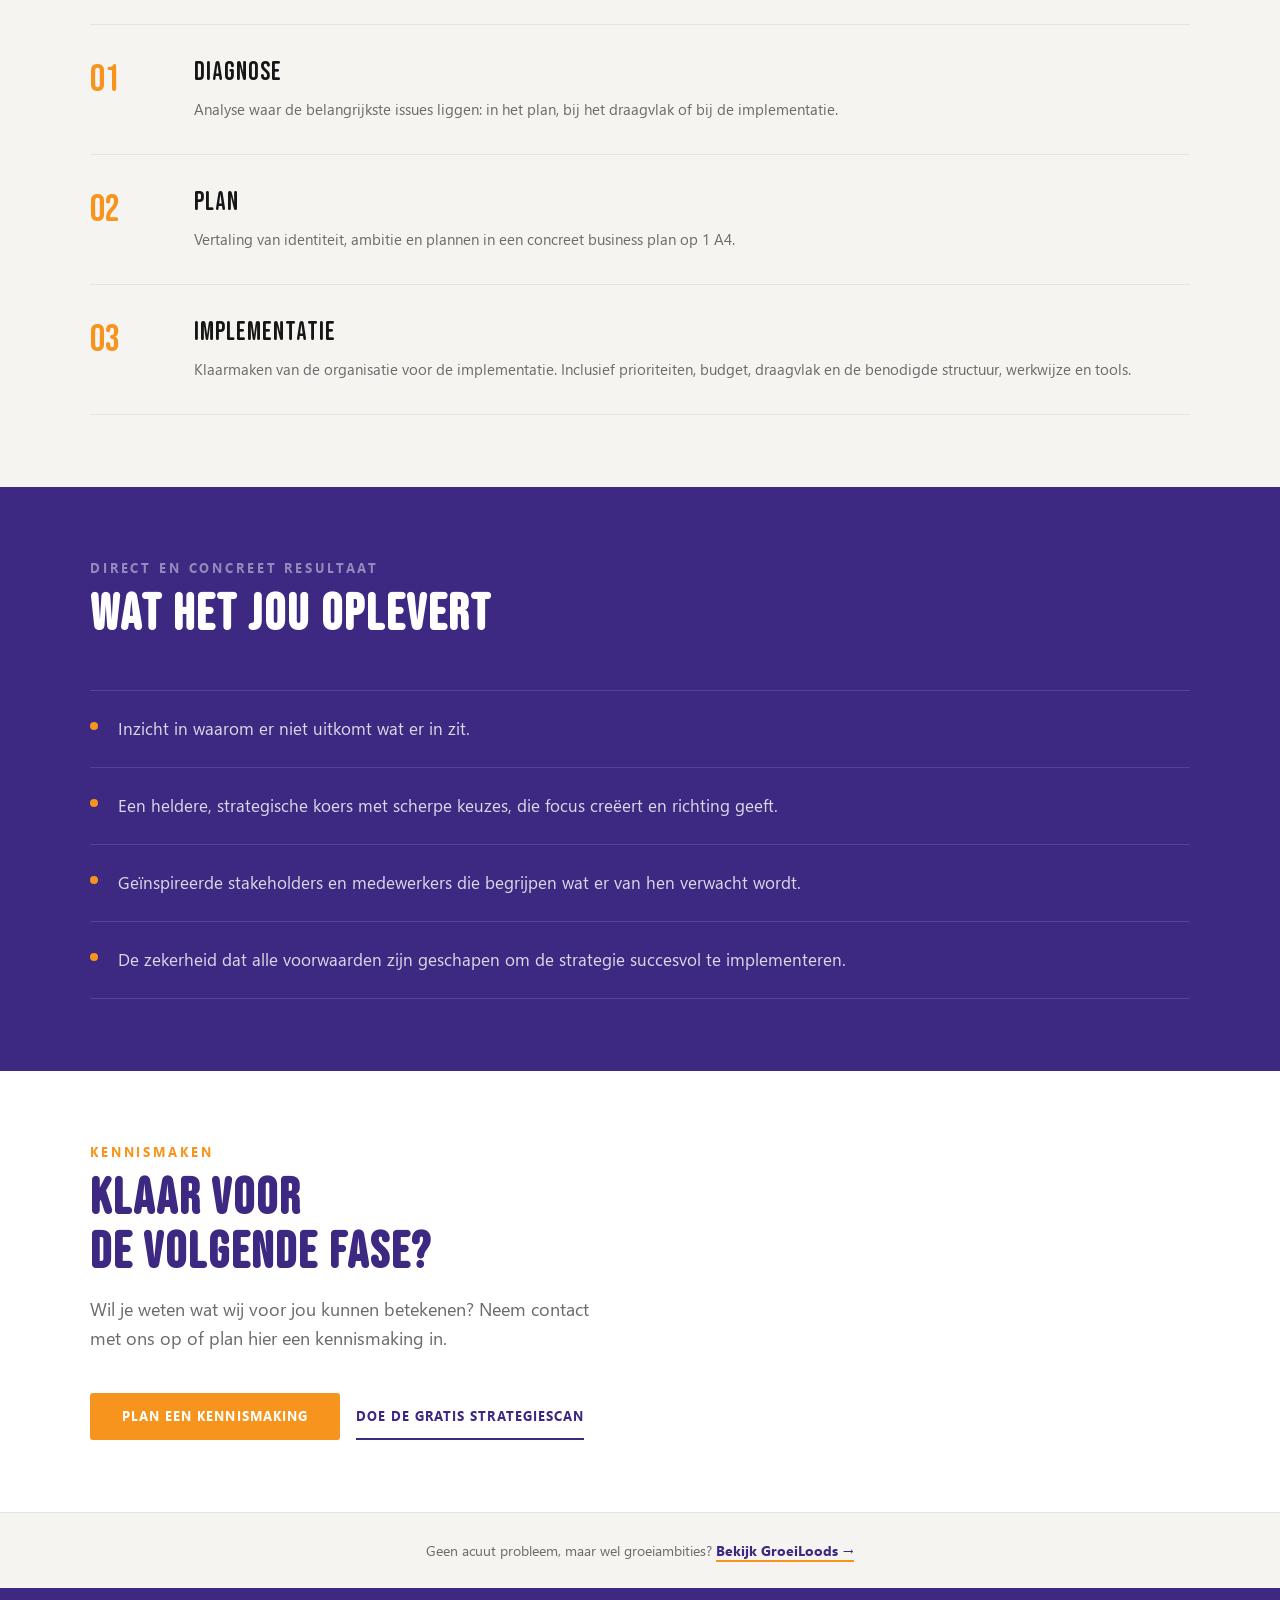
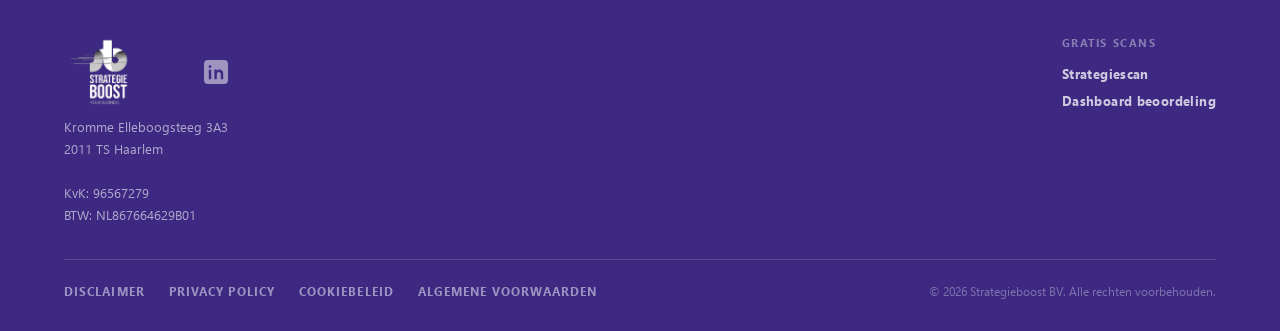
<file: adviestraject.html>
<!DOCTYPE html>
<html lang="nl">
<head>
<meta charset="utf-8">
<meta http-equiv="Content-Security-Policy" content="
    default-src 'self';
    script-src 'self' 'unsafe-inline' https://www.googletagmanager.com https://app.cal.eu https://cal.eu https://*.cal.eu https://app.cal.com https://*.cal.com;
    style-src 'self' 'unsafe-inline' https://fonts.googleapis.com https://app.cal.eu https://*.cal.eu;
    font-src 'self' data: https://fonts.gstatic.com https://app.cal.eu https://*.cal.eu;
    img-src 'self' data: https://*.cal.eu https://*.cal.com https://cal.eu https://cal.com https://www.googletagmanager.com;
    connect-src 'self' https://www.google-analytics.com https://analytics.google.com https://region1.google-analytics.com https://stats.g.doubleclick.net https://app.cal.eu https://cal.eu https://*.cal.eu https://app.cal.com https://*.cal.com;
    frame-src https://app.cal.eu https://cal.eu https://*.cal.eu https://app.cal.com https://*.cal.com;
    object-src 'none';
    base-uri 'self';
  ">
<meta name="referrer" content="strict-origin-when-cross-origin">
<meta http-equiv="X-Content-Type-Options" content="nosniff">
<meta name="viewport" content="width=device-width, initial-scale=1, viewport-fit=cover">
<meta name="description" content="Voor ondernemers en bestuurders die toe zijn aan de volgende fase, of waar de groei hapert. Scherpe diagnose, een concreet plan op 1 A4 en strakke implementatie.">
<title>Adviestraject — Van diagnose tot implementatie | Strategieboost</title>
<style>
@font-face {
  font-family: 'Bebas Neue Rounded';
  src: url('BebasNeueRounded-Regular.woff2') format('woff2'),
       url('BebasNeueRounded-Regular.woff') format('woff'),
       url('BebasNeueRounded-Regular.ttf') format('truetype');
  font-weight: 400;
  font-display: swap;
}
/* Segoe UI zelf ingesloten (echte merklettertype i.p.v. systeem-fallback,
   zodat het concept er ook op Mac/Linux exact zo uitziet als bedoeld). */
@font-face {
  font-family: 'Segoe UI';
  src: url('SegoeUI-Regular.ttf') format('truetype');
  font-weight: 400; font-style: normal; font-display: swap;
}
@font-face {
  font-family: 'Segoe UI';
  src: url('SegoeUI-Bold.ttf') format('truetype');
  font-weight: 700; font-style: normal; font-display: swap;
}
@font-face {
  font-family: 'Segoe UI';
  src: url('SegoeUI-Italic.ttf') format('truetype');
  font-weight: 400; font-style: italic; font-display: swap;
}
*, *::before, *::after { box-sizing: border-box; margin: 0; padding: 0; }
:root {
  --purple: #3D2882;
  --orange: #F7941D;
  --red: #C52339;
  --black: #161616;
  --dark: #2B2B2B;
  --mid: #6B6B6B;
  --rule: #E4E4E4;
  --bg: #fff;
  --bg-warm: #F5F4F1;
  --grad: linear-gradient(90deg, #3D2882 0%, #6B3194 30%, #C52339 65%, #F7941D 100%);
  --font-display: 'Bebas Neue Rounded', 'Bebas Neue', Impact, 'Arial Narrow', sans-serif;
  --font-body: -apple-system, 'Segoe UI', system-ui, BlinkMacSystemFont, 'Helvetica Neue', Arial, sans-serif;
  --max: 1100px;
  --pad: clamp(24px, 5vw, 80px);
}
html { scroll-behavior: smooth; }
body { font-family: var(--font-body); color: var(--black); background: var(--bg); -webkit-font-smoothing: antialiased; -webkit-text-size-adjust: 100%; text-size-adjust: 100%; }
a, button { -webkit-tap-highlight-color: transparent; }

/* ── CONCEPT-BADGE (alleen voor deze reviewversie, niet voor productie) ── */
.concept-badge {
  position: fixed; bottom: 16px; right: 16px; z-index: 200;
  background: var(--black); color: #fff; font-size: 11px; font-weight: 700;
  letter-spacing: 0.06em; text-transform: uppercase;
  padding: 8px 14px; border-radius: 999px; opacity: 0.85;
  font-family: var(--font-body); box-shadow: 0 4px 14px rgba(0,0,0,0.25);
  pointer-events: none;
}

/* ── NAV ── */
nav#nav {
  position: fixed; top: 0; left: 0; right: 0; z-index: 100;
  display: flex; align-items: center; justify-content: space-between;
  padding: 0 var(--pad); height: 64px;
  background: rgba(255,255,255,0.92); backdrop-filter: blur(12px);
  border-bottom: 1px solid var(--rule);
  transition: box-shadow 0.2s;
}
nav#nav.scrolled { box-shadow: 0 2px 16px rgba(0,0,0,0.06); }
.nav-logo { display: flex; align-items: center; gap: 10px; text-decoration: none; }
.nav-logo img { height: 48px; }
.nav-logo-fallback {
  font-family: var(--font-display); font-size: 20px; letter-spacing: 0.05em;
  color: var(--purple); text-transform: uppercase;
}
.nav-links { display: flex; align-items: center; gap: 32px; }
.nav-links a, .nav-links .nav-drop > button {
  font-size: 12px; font-weight: 700; letter-spacing: 0.1em; text-transform: uppercase;
  color: var(--mid); text-decoration: none; transition: color 0.15s;
  background: none; border: none; cursor: pointer; font-family: var(--font-body);
  display: flex; align-items: center; gap: 4px;
}
.nav-links a:hover, .nav-links .nav-drop > button:hover { color: var(--black); }
.nav-links a.active { color: var(--purple); }
.nav-cta {
  background: var(--orange); color: #fff;
  font-family: var(--font-body); font-weight: 700; font-size: 12px;
  letter-spacing: 0.1em; text-transform: uppercase;
  border: none; border-radius: 3px; padding: 9px 20px; cursor: pointer;
  text-decoration: none; transition: opacity 0.15s;
}
.nav-cta:hover { opacity: 0.88; }

/* Dropdown "Gratis scans" */
.nav-drop { position: relative; }
.nav-drop > button::after { content: '▾'; font-size: 9px; margin-left: 2px; }
.nav-drop-panel {
  position: absolute; top: 100%; left: 50%; transform: translateX(-50%);
  margin-top: 14px; background: #fff; border: 1px solid var(--rule); border-radius: 8px;
  box-shadow: 0 12px 32px rgba(0,0,0,0.12); min-width: 220px;
  padding: 8px; opacity: 0; visibility: hidden; transform: translateX(-50%) translateY(6px);
  transition: opacity 0.15s, transform 0.15s, visibility 0.15s;
}
.nav-drop:hover .nav-drop-panel, .nav-drop:focus-within .nav-drop-panel {
  opacity: 1; visibility: visible; transform: translateX(-50%) translateY(0);
}
.nav-drop-panel a {
  display: block; padding: 10px 12px; border-radius: 5px;
  font-size: 12px; font-weight: 700; letter-spacing: 0.06em; text-transform: uppercase;
  color: var(--black); text-decoration: none; white-space: nowrap;
}
.nav-drop-panel a:hover { background: #F4F3FC; color: var(--purple); }
.nav-drop-panel .drop-sub { display:block; font-size: 11px; font-weight: 400; letter-spacing: normal; text-transform: none; color: var(--mid); margin-top: 2px; }

/* ── Hamburgermenu ── */
.ham-btn {
  display: none;
  background: none; border: none; cursor: pointer;
  padding: 6px; border-radius: 6px;
  flex-direction: column; gap: 5px; align-items: center; justify-content: center;
  width: 36px; height: 36px;
}
.ham-btn span {
  display: block; width: 22px; height: 2px;
  background: var(--purple); border-radius: 2px;
  transition: all 0.25s ease;
}
.ham-btn.open span:nth-child(1) { transform: translateY(7px) rotate(45deg); }
.ham-btn.open span:nth-child(2) { opacity: 0; transform: scaleX(0); }
.ham-btn.open span:nth-child(3) { transform: translateY(-7px) rotate(-45deg); }

.mobile-menu {
  display: none;
  position: fixed; top: 64px; left: 0; right: 0; bottom: 0; overflow-y: auto;
  background: white;
  border-bottom: 2px solid var(--orange);
  box-shadow: 0 8px 32px rgba(0,0,0,0.12);
  z-index: 99;
  animation: slideDown 0.2s ease;
}
.mobile-menu.open { display: block; }
@keyframes slideDown {
  from { opacity: 0; transform: translateY(-8px); }
  to   { opacity: 1; transform: none; }
}
.mobile-menu a, .mobile-menu .mob-subhead {
  display: block; padding: 16px 24px;
  font-size: 13px; font-weight: 700;
  letter-spacing: 0.08em; text-transform: uppercase;
  color: var(--black); text-decoration: none;
  border-bottom: 1px solid var(--rule);
  transition: background 0.1s, color 0.1s;
}
.mobile-menu .mob-subhead { color: var(--mid); font-size: 11px; background: var(--bg-warm); }
.mobile-menu a.mob-sub { padding-left: 40px; font-size: 12px; color: var(--mid); }
.mobile-menu a:last-child { border-bottom: none; }
.mobile-menu a:hover { background: #F4F3FC; color: var(--purple); }
.mobile-menu a.mob-cta {
  background: var(--orange); color: white;
  text-align: center; letter-spacing: 0.12em;
}
.mobile-menu a.mob-cta:hover { opacity: 0.9; background: var(--orange); }

@media (max-width: 860px) {
  .ham-btn { display: flex; }
  .nav-links { display: none; }
}

/* ── HERO (homepage, met foto) ── */
.hero {
  position: relative; height: 100svh; min-height: 560px;
  display: flex; align-items: flex-end;
  overflow: hidden;
}
.hero-photo { position: absolute; inset: 0; overflow: hidden; background: var(--grad); }
.hero-photo img { width: 100%; height: 100%; object-fit: cover; object-position: center 30%; display: block; }
.hero-overlay {
  position: absolute; inset: 0;
  background: linear-gradient(to top, rgba(10,6,30,0.88) 0%, rgba(10,6,30,0.45) 45%, rgba(10,6,30,0.15) 100%);
}
.hero-content {
  position: relative; z-index: 2;
  padding: 0 var(--pad) clamp(12px, 2vh, 28px);
  max-width: calc(var(--max) + var(--pad) * 2);
  width: 100%;
}
.hero-eyebrow { font-size: 16px; font-weight: 900; letter-spacing: 0.22em; text-transform: uppercase; color: var(--orange); margin-bottom: 16px; }
.hero-line { display: block; }
.hero-title { font-family: var(--font-display); font-size: clamp(36px, 4vw, 58px); letter-spacing: 0.04em; text-transform: uppercase; line-height: 1.05; color: #fff; margin-bottom: 20px; }
.hero-sub { font-size: clamp(16px, 1.5vw, 20px); line-height: 1.6; color: rgba(255,255,255,0.72); max-width: 560px; margin-bottom: 36px; text-wrap: pretty; }
.hero-actions { display: flex; gap: 12px; flex-wrap: wrap; }

/* ── PAGE-HERO (subpagina's, zonder foto, merkgradient) ── */
.page-hero {
  position: relative; padding: calc(64px + clamp(56px, 9vh, 108px)) var(--pad) clamp(56px, 9vh, 96px);
  background: var(--purple); background: radial-gradient(120% 140% at 15% 0%, #55349e 0%, #3D2882 45%, #2a1c5c 100%);
  overflow: hidden;
}
.page-hero::after {
  content: ''; position: absolute; left: 0; right: 0; bottom: 0; height: 4px; background: var(--grad);
}
.page-hero-inner { position: relative; z-index: 2; max-width: var(--max); margin: 0 auto; }
.page-hero .hero-eyebrow { color: var(--orange); }
.page-hero .hero-title { color: #fff; font-size: clamp(40px, 5.5vw, 68px); margin-bottom: 18px; }
.page-hero .hero-sub { color: rgba(255,255,255,0.78); }

.btn-primary {
  display: inline-block; background: var(--orange); color: #fff;
  font-family: var(--font-body); font-weight: 700; font-size: 13px;
  letter-spacing: 0.08em; text-transform: uppercase;
  padding: 13px 28px; border-radius: 3px; text-decoration: none;
  transition: opacity 0.15s; border: none; cursor: pointer;
}
.btn-primary:hover { opacity: 0.88; }
.btn-ghost {
  display: inline-block; color: rgba(255,255,255,0.75);
  font-family: var(--font-body); font-weight: 700; font-size: 13px;
  letter-spacing: 0.08em; text-transform: uppercase;
  padding: 13px 0; text-decoration: none; border-bottom: 2px solid rgba(255,255,255,0.3);
  transition: color 0.15s, border-color 0.15s; background: none; cursor: pointer;
}
.btn-ghost:hover { color: #fff; border-color: #fff; }

/* ── GRAD LINE ── */
.grad-line { height: 4px; background: var(--grad); }

/* ── SECTIONS ── */
section { padding: clamp(64px, 8vh, 112px) var(--pad); }
.container { max-width: var(--max); margin: 0 auto; }
.section-label { font-size: 13px; font-weight: 700; letter-spacing: 0.22em; text-transform: uppercase; color: var(--orange); margin-bottom: 12px; }
.section-title { font-family: var(--font-display); font-size: clamp(36px, 4vw, 58px); letter-spacing: 0.04em; text-transform: uppercase; line-height: 1.05; color: var(--black); margin-bottom: 0; }
.section-title.purple { color: var(--purple); }
.section-title.white { color: #fff; }
.section-intro { font-size: 18px; line-height: 1.7; color: var(--mid); max-width: 620px; margin-top: 16px; text-wrap: pretty; }

/* ── KEUZEMOMENT (homepage) ── */
#keuze { background: var(--bg); }
.keuze-grid { display: grid; grid-template-columns: 1fr 1fr; gap: 1px; border: 1px solid var(--rule); margin-top: 56px; background: var(--rule); }
.keuze-card { padding: 44px 44px 40px; background: var(--bg); display: flex; flex-direction: column; transition: background 0.2s; }
.keuze-card:hover { background: #FAFAFC; }
.keuze-tag { font-size: 12px; font-weight: 700; letter-spacing: 0.14em; text-transform: uppercase; color: var(--orange); margin-bottom: 14px; }
.keuze-title { font-family: var(--font-display); font-size: 34px; letter-spacing: 0.03em; text-transform: uppercase; color: var(--purple); margin-bottom: 16px; line-height: 1.05; }
.keuze-body { font-size: 15px; line-height: 1.75; color: var(--mid); text-wrap: pretty; flex: 1; }
.keuze-link { display: inline-flex; align-items: center; gap: 6px; margin-top: 24px; font-weight: 700; font-size: 13px; letter-spacing: 0.08em; text-transform: uppercase; color: var(--purple); text-decoration: none; transition: gap 0.15s, color 0.15s; }
.keuze-link:hover { gap: 10px; color: var(--orange); }
@media (max-width: 720px) {
  .keuze-grid { grid-template-columns: 1fr; }
}

/* ── VOOR WIE ── */
#voor-wie { background: var(--bg); }
.voor-wie-grid { display: grid; grid-template-columns: 1fr 1fr; gap: 1px; border: 1px solid var(--rule); margin-top: 56px; }
.voor-wie-item { padding: 40px 44px 44px; background: var(--bg); }
.voor-wie-item:first-child { border-right: 1px solid var(--rule); }
.voor-wie-nr { font-family: var(--font-display); font-size: 56px; color: var(--rule); line-height: 1; margin-bottom: 8px; }
.voor-wie-title { font-family: var(--font-display); font-size: 30px; letter-spacing: 0.04em; text-transform: uppercase; color: var(--purple); margin-bottom: 16px; }
.voor-wie-body { font-size: 15px; line-height: 1.75; color: var(--mid); text-wrap: pretty; }
.voor-wie-body p + p { margin-top: 12px; }
.voor-wie-body strong { color: var(--black); font-weight: 700; }

/* ── WAT WE DOEN / DIENSTEN ── */
.sect-warm { background: var(--bg-warm); }
.diensten { margin-top: 56px; display: flex; flex-direction: column; }
.dienst { display: grid; grid-template-columns: 72px 1fr; gap: 0 32px; padding: 32px 0; border-bottom: 1px solid var(--rule); align-items: start; }
.dienst:first-child { border-top: 1px solid var(--rule); }
.dienst-nr { font-family: var(--font-display); font-size: 38px; color: var(--orange); line-height: 1; padding-top: 4px; }
.dienst-title { font-family: var(--font-display); font-size: 26px; letter-spacing: 0.04em; text-transform: uppercase; color: var(--black); margin-bottom: 8px; }
.dienst-body { font-size: 15px; line-height: 1.75; color: var(--mid); text-wrap: pretty; }

/* ── BATEN (lijst met puntjes, gekleurde achtergrond) ── */
.sect-purple { background: var(--purple); }
.sect-purple .section-label { color: rgba(255,255,255,0.45); }
.sect-purple .section-title { color: #fff; }
.baten-list { margin-top: 48px; display: flex; flex-direction: column; gap: 0; border-top: 1px solid rgba(255,255,255,0.12); }
.baat { display: flex; gap: 20px; align-items: flex-start; padding: 24px 0; border-bottom: 1px solid rgba(255,255,255,0.12); }
.baat-dot { width: 8px; height: 8px; border-radius: 50%; background: var(--orange); flex-shrink: 0; margin-top: 7px; }
.baat-text { font-size: 17px; line-height: 1.65; color: rgba(255,255,255,0.82); text-wrap: pretty; }

/* ── TEAM ── */
#wie-we-zijn, .sect-team { background: var(--bg); }
.team-grid { display: grid; grid-template-columns: 1fr 1fr; gap: 48px; margin-top: 56px; }
.team-photo { width: 220px; height: 220px; object-fit: cover; object-position: top; border-radius: 50%; display: block; margin-bottom: 24px; background: var(--grad); }
.team-name { font-family: var(--font-display); font-size: 28px; letter-spacing: 0.04em; text-transform: uppercase; color: var(--black); margin-bottom: 4px; }
.team-role { font-size: 11px; font-weight: 700; letter-spacing: 0.15em; text-transform: uppercase; color: var(--orange); margin-bottom: 14px; }
.team-bio { font-size: 15px; line-height: 1.75; color: var(--mid); text-wrap: pretty; }

/* ── WAAROM (dark grid) ── */
.sect-dark { background: var(--black); }
.sect-dark .section-title { color: #fff; }
.waarom-list { margin-top: 48px; display: grid; grid-template-columns: 1fr 1fr; gap: 0; border-top: 1px solid rgba(255,255,255,0.12); border-left: 1px solid rgba(255,255,255,0.12); }
.waarom-item { padding: 28px 32px; border-right: 1px solid rgba(255,255,255,0.12); border-bottom: 1px solid rgba(255,255,255,0.12); }
.waarom-text { font-size: 15px; line-height: 1.75; color: rgba(255,255,255,0.65); text-wrap: pretty; }
.waarom-text strong { color: #fff; }
@media (max-width: 720px) { .waarom-list { grid-template-columns: 1fr; } }

/* ── PRIJSBADGE ── */
.price-badge {
  margin-top: 40px; display: inline-flex; align-items: baseline; gap: 10px;
  background: rgba(255,255,255,0.06); border: 1px solid rgba(255,255,255,0.18);
  border-radius: 8px; padding: 16px 22px;
}
.price-badge .price-label { font-size: 12px; font-weight: 700; letter-spacing: 0.1em; text-transform: uppercase; color: rgba(255,255,255,0.55); }
.price-badge .price-amount { font-family: var(--font-display); font-size: 24px; letter-spacing: 0.02em; color: var(--orange); }

/* ── TESTIMONIALS ── */
.sect-testi { background: var(--bg-warm); }
.testi-grid { margin-top: 48px; display: grid; grid-template-columns: 1fr; gap: 24px; }
.testi-grid.cols-2 { grid-template-columns: 1fr 1fr; }
.testi-card { background: #fff; border: 1px solid var(--rule); border-radius: 10px; padding: 36px 40px; position: relative; }
.testi-mark { font-family: var(--font-display); font-size: 64px; color: var(--rule); line-height: 1; margin-bottom: 4px; }
.testi-quote { font-size: 18px; line-height: 1.65; color: var(--black); text-wrap: pretty; font-style: italic; }
.testi-attr { margin-top: 20px; font-size: 13px; font-weight: 700; letter-spacing: 0.03em; color: var(--purple); text-transform: none; }
.testi-attr span { display: block; font-weight: 400; color: var(--mid); font-size: 12px; margin-top: 2px; letter-spacing: 0.02em; }
@media (max-width: 720px) { .testi-grid.cols-2 { grid-template-columns: 1fr; } }

/* ── KRUISLINK-BAND ── */
.crosslink { background: var(--bg-warm); border-top: 1px solid var(--rule); padding: 28px var(--pad); text-align: center; }
.crosslink p { font-size: 14px; color: var(--mid); }
.crosslink a { color: var(--purple); font-weight: 700; text-decoration: none; border-bottom: 2px solid var(--orange); }
.crosslink a:hover { color: var(--orange); }

/* ── CONTACT / CTA ── */
.sect-contact { background: var(--bg); }
.contact-sub { font-size: 18px; line-height: 1.65; color: var(--mid); max-width: 520px; margin-top: 14px; text-wrap: pretty; }
.contact-actions { display: flex; gap: 16px; flex-wrap: wrap; margin-top: 40px; }
.btn-contact {
  display: inline-block; background: var(--orange); color: #fff;
  font-family: var(--font-body); font-weight: 700; font-size: 13px;
  letter-spacing: 0.08em; text-transform: uppercase;
  padding: 14px 32px; border-radius: 3px; text-decoration: none;
  transition: opacity 0.15s; border: none; cursor: pointer;
}
.btn-contact:hover { opacity: 0.88; }
.btn-contact-outline {
  display: inline-block; color: var(--purple);
  font-family: var(--font-body); font-weight: 700; font-size: 13px;
  letter-spacing: 0.08em; text-transform: uppercase;
  padding: 14px 0; text-decoration: none; border-bottom: 2px solid var(--purple);
  transition: color 0.15s, border-color 0.15s; background: none; cursor: pointer;
}
.btn-contact-outline:hover { color: var(--orange); border-color: var(--orange); }
.contact-inner { display: flex; justify-content: space-between; align-items: flex-start; gap: 32px; }
.footer-logo-img { height: 120px; width: auto; max-width: 320px; opacity: 1; flex-shrink: 0; margin-top: 8px; }

/* ── FOTO-PLACEHOLDER FALLBACK ──
   Als de echte bestandsnaam (identiek aan de huidige site) niet gevonden wordt,
   toont het element een label i.p.v. een kapot beeld-icoon. Zet echte foto's met
   dezelfde bestandsnaam in deze map en de placeholder verdwijnt vanzelf. */
.photo-frame { position: relative; background: var(--grad); overflow: hidden; }
.photo-frame.img-missing::after {
  content: attr(data-caption);
  position: absolute; inset: 0; display: flex; align-items: center; justify-content: center;
  text-align: center; padding: 16px; font-size: 12px; font-weight: 700; letter-spacing: 0.05em;
  text-transform: uppercase; color: rgba(255,255,255,0.92); line-height: 1.5;
  background: linear-gradient(135deg, rgba(61,40,130,0.55), rgba(197,35,57,0.45));
}
.hero-photo.img-missing::after { font-size: 14px; }

/* ── FOOTER ── */
footer { background: var(--purple); padding: 48px var(--pad) 32px; }
.footer-top { display: flex; justify-content: space-between; align-items: flex-start; flex-wrap: wrap; gap: 32px 48px; padding-bottom: 32px; border-bottom: 1px solid rgba(255,255,255,0.15); }
.footer-info-name { font-family: var(--font-display); font-size: 20px; letter-spacing: 0.06em; color: #fff; margin-bottom: 10px; }
.footer-logo-mark { height: 72px; width: auto; display: block; }
.footer-info p { font-size: 13px; line-height: 1.7; color: rgba(255,255,255,0.6); }
.footer-info a { color: rgba(255,255,255,0.6); text-decoration: none; }
.footer-info a:hover { color: #fff; }
.footer-tools { display: flex; flex-direction: column; gap: 10px; }
.footer-col-title { font-size: 11px; font-weight: 700; letter-spacing: 0.14em; text-transform: uppercase; color: rgba(255,255,255,0.4); margin-bottom: 6px; }
.footer-tools a { font-size: 13px; font-weight: 700; letter-spacing: 0.03em; color: rgba(255,255,255,0.75); text-decoration: none; }
.footer-tools a:hover { color: #fff; }
.footer-bottom { display: flex; justify-content: space-between; align-items: center; flex-wrap: wrap; gap: 12px; padding-top: 24px; }
.footer-bottom-left { display: flex; align-items: center; gap: 16px; }
.footer-legal { display: flex; gap: 24px; flex-wrap: wrap; align-items: center; }
.footer-legal a { font-size: 12px; font-weight: 700; letter-spacing: 0.09em; text-transform: uppercase; color: rgba(255,255,255,0.5); text-decoration: none; transition: color 0.15s; }
.footer-legal a:hover { color: #fff; }
.footer-copy { font-size: 12px; color: rgba(255,255,255,0.35); }
.footer-linkedin svg { display: block; }
.footer-linkedin { opacity: 0.5; transition: opacity 0.15s; }
.footer-linkedin:hover { opacity: 1; }

@media (max-width: 720px) {
  .team-grid { grid-template-columns: 1fr; gap: 40px; }
  .voor-wie-grid { grid-template-columns: 1fr; }
  .voor-wie-item:first-child { border-right: none; border-bottom: 1px solid var(--rule); }
  .dienst { grid-template-columns: 48px 1fr; }
  .hero-photo img { object-position: center 20%; }
  .footer-logo-img { width: 100%; max-width: 240px; height: auto; margin-top: 0; }
  .footer-bottom { flex-direction: column; align-items: flex-start; gap: 16px; }
  .footer-legal { flex-direction: column; gap: 10px; align-items: flex-start; }
  .footer-bottom-left { flex-wrap: wrap; }
  .contact-inner { flex-direction: column; align-items: center; text-align: center; }
  .contact-inner .footer-logo-img { order: 10; margin-top: 32px; max-width: 220px; }
  .contact-content { max-width: 100%; }
  .contact-sub { max-width: 100%; }
  .contact-actions { flex-wrap: nowrap; justify-content: center; gap: 20px; }
  .btn-contact { padding: 12px 20px; font-size: 12px; white-space: nowrap; }
  .btn-contact-outline { font-size: 12px; white-space: nowrap; }
}
</style>
<script type="text/javascript">
(function (C, A, L) {
  let p = function (a, ar) { a.q.push(ar); };
  let d = C.document;
  C.Cal = C.Cal || function () {
    let cal = C.Cal; let ar = arguments;
    if (!cal.loaded) { cal.ns = {}; cal.q = cal.q || []; d.head.appendChild(d.createElement("script")).src = A; cal.loaded = true; }
    if (ar[0] === L) { const api = function () { p(api, arguments); }; const namespace = ar[1]; api.q = api.q || []; typeof namespace === "string" ? (cal.ns[namespace] = api) && p(api, ar) : p(cal, ar); return; }
    p(cal, ar);
  };
})(window, "https://app.cal.eu/embed/embed.js", "init");
Cal("init", "kennismakingsgesprek", { origin: "https://cal.eu" });
Cal.ns["kennismakingsgesprek"]("ui", {
  styles: { branding: { brandColor: "#F7941D" } },
  hideEventTypeDetails: false,
  layout: "month_view"
});
</script>
</head>
<body>
<nav id="nav">
  <a href="index.html" class="nav-logo">
    <img src="logo-horizontal.png" alt="Strategieboost" style="height:48px;width:auto;display:block;"
         onerror="this.replaceWith(Object.assign(document.createElement('span'),{className:'nav-logo-fallback',textContent:'Strategieboost'}))">
  </a>
  <div class="nav-links">
    <a href="groeiloods.html">GroeiLoods</a>
    <a href="adviestraject.html" class="active">Adviestraject</a>
    <a href="blog.html">Blog</a>
    <div class="nav-drop">
      <button type="button">Gratis scans</button>
      <div class="nav-drop-panel">
        <a href="strategiescan.html">Strategiescan<span class="drop-sub">Gratis analyse van je strategie</span></a>
        <a href="dashboardscan.html">Dashboard beoordeling<span class="drop-sub">Beoordeel je stuurinformatie</span></a>
      </div>
    </div>
    <a href="over-ons.html">Over ons</a>
    <a class="nav-cta" data-cal-link="ian-meinoud/kennismakingsgesprek" data-cal-namespace="kennismakingsgesprek" data-cal-config='{"layout":"month_view"}' href="#">Kennismaken</a>
  </div>
  <button class="ham-btn" id="hamBtn" aria-label="Menu openen" onclick="toggleHamMenu()">
    <span></span><span></span><span></span>
  </button>
</nav>

<div class="mobile-menu" id="mobileMenu">
  <a href="groeiloods.html">GroeiLoods</a>
  <a href="adviestraject.html">Adviestraject</a>
  <a href="blog.html">Blog</a>
  <div class="mob-subhead">Gratis scans</div>
  <a class="mob-sub" href="strategiescan.html">Strategiescan</a>
  <a class="mob-sub" href="dashboardscan.html">Dashboard beoordeling</a>
  <a href="over-ons.html">Over ons</a>
  <a class="mob-cta" data-cal-link="ian-meinoud/kennismakingsgesprek" data-cal-namespace="kennismakingsgesprek" data-cal-config='{"layout":"month_view"}' href="#" onclick="closeHamMenu()">Kennismaken</a>
</div>
<div class="page-hero">
  <div class="page-hero-inner">
    <div class="hero-eyebrow">Adviestraject</div>
    <h1 class="hero-title"><span class="hero-line">Concreet plan,</span><span class="hero-line">strakke implementatie</span></h1>
    <p class="hero-sub">Voor ondernemers en bestuurders die toe zijn aan de volgende fase. Of waar de groei hapert en echt iets moet veranderen.</p>
    <div class="hero-actions">
      <a class="btn-primary" data-cal-link="ian-meinoud/kennismakingsgesprek" data-cal-namespace="kennismakingsgesprek" data-cal-config='{"layout":"month_view"}' href="#">Plan een kennismaking</a>
      <a href="strategiescan.html" class="btn-ghost">Doe de gratis Strategiescan</a>
    </div>
  </div>
</div>
<div class="grad-line"></div>

<section id="voor-wie">
  <div class="container">
    <div class="section-label">Voor wie</div>
    <h2 class="section-title">Herken je dit?</h2>
    <p class="section-intro">Ons adviestraject is er voor twee typen ondernemers.</p>
    <div class="voor-wie-grid">
      <div class="voor-wie-item">
        <div class="voor-wie-nr">01</div>
        <div class="voor-wie-title">Snelle groei</div>
        <div class="voor-wie-body">
          <p>Je bedrijf groeit als kool, maar ook uit zijn jasje. Je wil nieuwe klanten binnenhalen, maar je tijd wordt steeds meer opgeslokt door andere zaken. Je wil werk delegeren, maar je hebt te weinig mensen om het over te dragen.</p>
          <p>Doe je nog wel de dingen waar je blij van wordt? Zijn je medewerkers nog net zo enthousiast? En zijn je klanten nog steeds fans?</p>
          <p><strong>Het is tijd voor de volgende fase.</strong></p>
        </div>
      </div>
      <div class="voor-wie-item">
        <div class="voor-wie-nr">02</div>
        <div class="voor-wie-title">De motor hapert</div>
        <div class="voor-wie-body">
          <p>Je hebt je koers bepaald. Toch blijft de impact van je strategie achter. De motor draait, maar niet op volle toeren. Je werkt keihard en maakt lange dagen, maar je omzet stagneert en je marge loopt terug.</p>
          <p>Je team heeft behoefte aan focus, maar er worden te weinig scherpe keuzes gemaakt. Je hebt je mensen keihard nodig, maar ze zijn minder gemotiveerd.</p>
          <p><strong>Er moet echt iets veranderen.</strong></p>
        </div>
      </div>
    </div>
  </div>
</section>

<section class="sect-warm" id="wat-we-doen">
  <div class="container">
    <div class="section-label">Wat we doen</div>
    <h2 class="section-title purple">Van diagnose tot implementatie</h2>
    <p class="section-intro">Geen dikke rapporten of vage aanbevelingen. Maar scherpe analyses en praktische oplossingen die direct impact maken.</p>
    <div class="diensten">
      <div class="dienst">
        <div class="dienst-nr">01</div>
        <div><div class="dienst-title">Diagnose</div><div class="dienst-body">Analyse waar de belangrijkste issues liggen: in het plan, bij het draagvlak of bij de implementatie.</div></div>
      </div>
      <div class="dienst">
        <div class="dienst-nr">02</div>
        <div><div class="dienst-title">Plan</div><div class="dienst-body">Vertaling van identiteit, ambitie en plannen in een concreet business plan op 1 A4.</div></div>
      </div>
      <div class="dienst">
        <div class="dienst-nr">03</div>
        <div><div class="dienst-title">Implementatie</div><div class="dienst-body">Klaarmaken van de organisatie voor de implementatie. Inclusief prioriteiten, budget, draagvlak en de benodigde structuur, werkwijze en tools.</div></div>
      </div>
    </div>
  </div>
</section>

<section class="sect-purple" id="baten">
  <div class="container">
    <div class="section-label">Direct en concreet resultaat</div>
    <h2 class="section-title">Wat het jou oplevert</h2>
    <div class="baten-list">
      <div class="baat"><div class="baat-dot"></div><div class="baat-text">Inzicht in waarom er niet uitkomt wat er in zit.</div></div>
      <div class="baat"><div class="baat-dot"></div><div class="baat-text">Een heldere, strategische koers met scherpe keuzes, die focus creëert en richting geeft.</div></div>
      <div class="baat"><div class="baat-dot"></div><div class="baat-text">Geïnspireerde stakeholders en medewerkers die begrijpen wat er van hen verwacht wordt.</div></div>
      <div class="baat"><div class="baat-dot"></div><div class="baat-text">De zekerheid dat alle voorwaarden zijn geschapen om de strategie succesvol te implementeren.</div></div>
    </div>
  </div>
</section>

<section class="sect-contact" id="contact">
  <div class="container">
    <div class="contact-inner">
      <div class="contact-content">
        <div class="section-label">Kennismaken</div>
        <h2 class="section-title purple">Klaar voor<br>de volgende fase?</h2>
        <p class="contact-sub">Wil je weten wat wij voor jou kunnen betekenen? Neem contact met ons op of plan hier een kennismaking in.</p>
        <div class="contact-actions">
          <a class="btn-contact" data-cal-link="ian-meinoud/kennismakingsgesprek" data-cal-namespace="kennismakingsgesprek" data-cal-config='{"layout":"month_view"}' href="#">Plan een kennismaking</a>
          <a href="strategiescan.html" class="btn-contact-outline">Doe de gratis Strategiescan</a>
        </div>
      </div>
    </div>
  </div>
</section>

<div class="crosslink">
  <p>Geen acuut probleem, maar wel groeiambities? <a href="groeiloods.html">Bekijk GroeiLoods →</a></p>
</div>

<footer>
  <div class="footer-top">
    <div class="footer-info">
      <div style="display:flex; align-items:center; justify-content:space-between; gap:16px;">
        <img src="logo-stacked-white.png" alt="Strategieboost" class="footer-logo-mark"
             onerror="this.replaceWith(Object.assign(document.createElement('div'),{className:'footer-info-name',textContent:'Strategieboost'}))">
        <a class="footer-linkedin" href="https://www.linkedin.com/company/strategieboost" rel="noopener noreferrer" target="_blank" aria-label="Strategieboost op LinkedIn" style="flex-shrink:0;">
          <svg width="24" height="24" viewBox="0 0 24 24" fill="none" xmlns="http://www.w3.org/2000/svg">
            <rect width="24" height="24" rx="4" fill="white"/>
            <path d="M7.2 9.6H4.8V19.2H7.2V9.6Z" fill="#3D2882"/>
            <circle cx="6" cy="6.6" r="1.4" fill="#3D2882"/>
            <path d="M19.2 13.6C19.2 11.4 17.8 9.4 15.6 9.4C14.4 9.4 13.4 10 12.8 10.8V9.6H10.4V19.2H12.8V14.4C12.8 13.2 13.6 12 14.8 12C16 12 16.8 13 16.8 14.4V19.2H19.2V13.6Z" fill="#3D2882"/>
          </svg>
        </a>
      </div>
      <p style="margin-top:8px;">
        Kromme Elleboogsteeg 3A3<br>
        2011 TS Haarlem<br><br>
        KvK: 96567279<br>
        BTW: NL867664629B01
      </p>
    </div>
    <div class="footer-tools">
      <div class="footer-col-title">Gratis scans</div>
      <a href="strategiescan.html">Strategiescan</a>
      <a href="dashboardscan.html">Dashboard beoordeling</a>
    </div>
  </div>
  <div class="footer-bottom">
    <nav class="footer-legal">
      <a href="legal/disclaimer.html">Disclaimer</a>
      <a href="legal/privacypolicy.html">Privacy Policy</a>
      <a href="legal/cookiebeleid.html">Cookiebeleid</a>
      <a href="legal/algemenevoorwaarden.html">Algemene Voorwaarden</a>
    </nav>
    <span class="footer-copy">© 2026 Strategieboost BV. Alle rechten voorbehouden.</span>
  </div>
</footer>
<script>
function toggleHamMenu() {
  document.getElementById('hamBtn').classList.toggle('open');
  document.getElementById('mobileMenu').classList.toggle('open');
}
function closeHamMenu() {
  document.getElementById('hamBtn').classList.remove('open');
  document.getElementById('mobileMenu').classList.remove('open');
}
document.addEventListener('click', function(e) {
  if (!e.target.closest('#nav') && !e.target.closest('.mobile-menu')) { closeHamMenu(); }
});
const nav = document.getElementById('nav');
window.addEventListener('scroll', () => { nav.classList.toggle('scrolled', window.scrollY > 20); }, { passive: true });
const observer = new IntersectionObserver((entries) => {
  entries.forEach(e => { if (e.isIntersecting) { e.target.style.opacity = 1; e.target.style.transform = 'none'; } });
}, { threshold: 0.1 });
document.querySelectorAll('section, .voor-wie-item, .dienst, .baat, .team-member, .waarom-item, .keuze-card, .testi-card').forEach(el => {
  el.style.opacity = 0; el.style.transform = 'translateY(16px)';
  el.style.transition = 'opacity 0.5s ease, transform 0.5s ease';
  observer.observe(el);
});
</script>
<div class="concept-badge">Concept t.b.v. review</div>
</body>
</html>
</file>
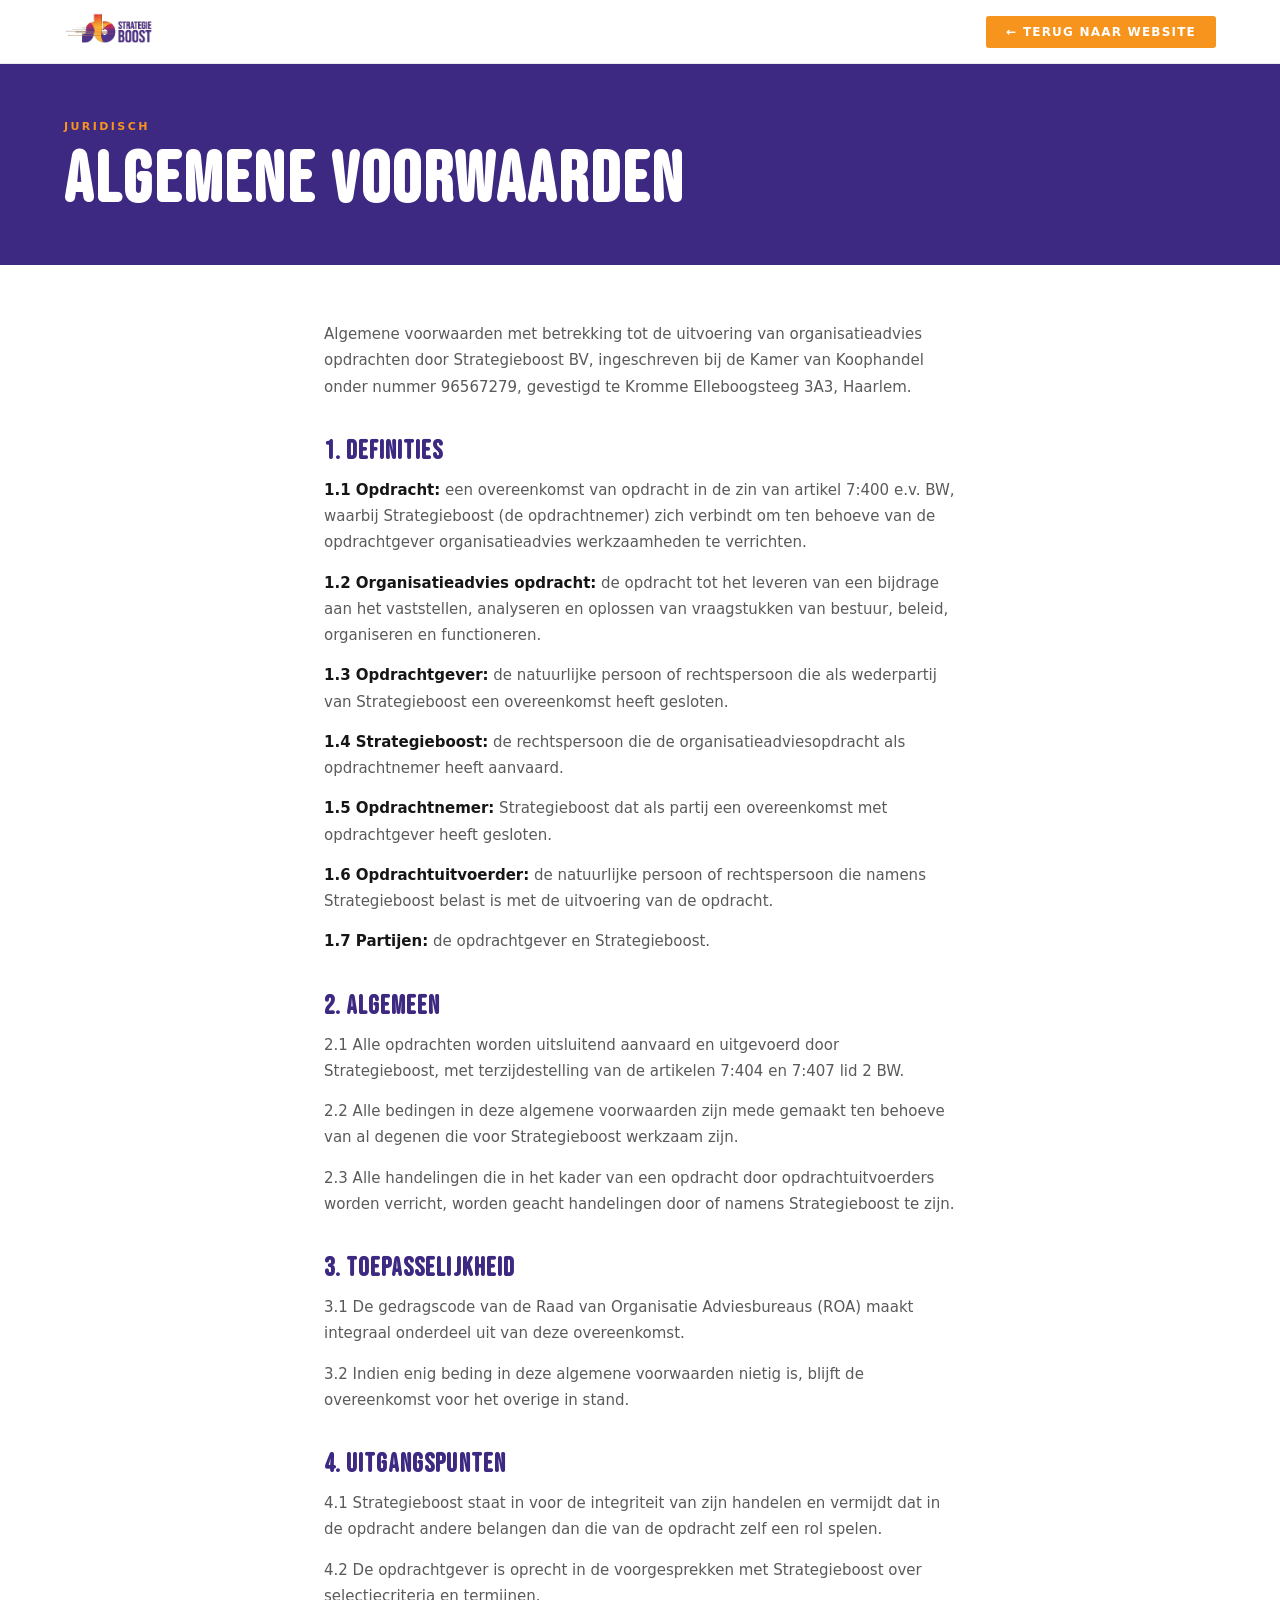
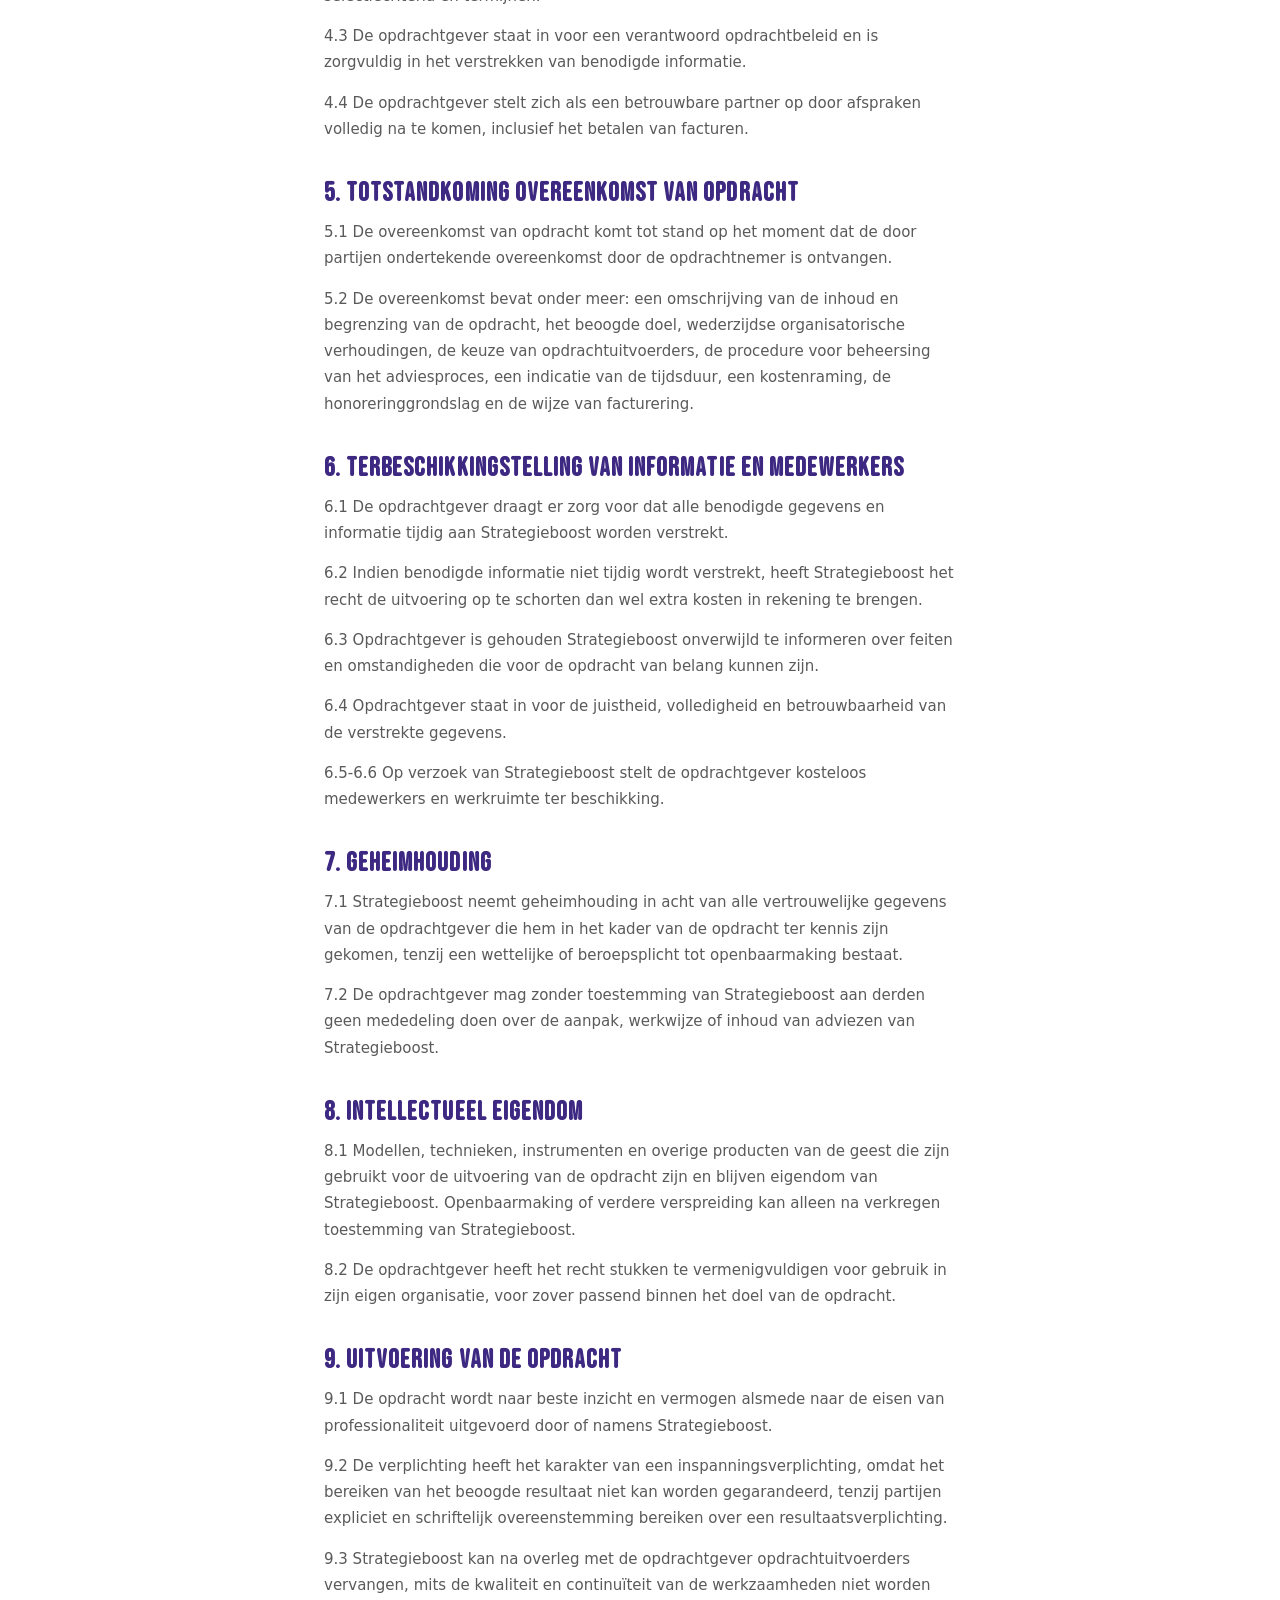
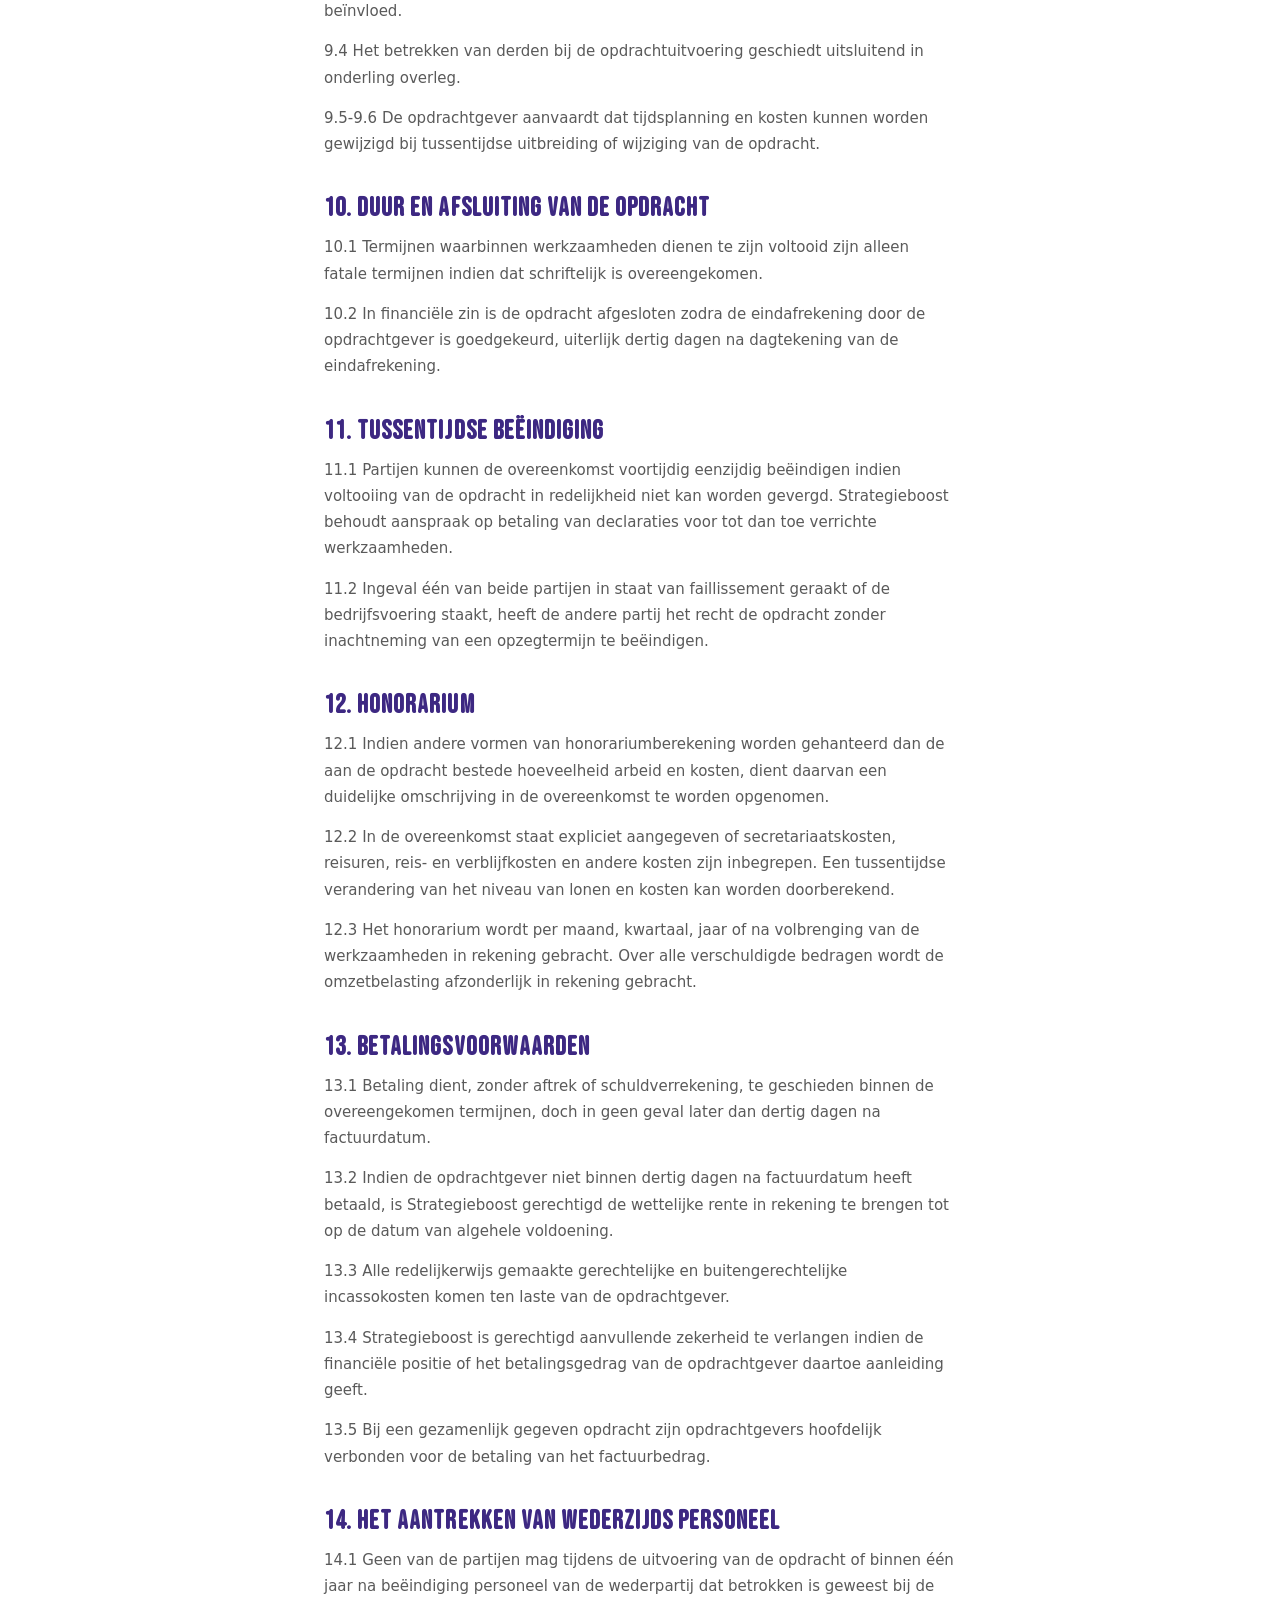
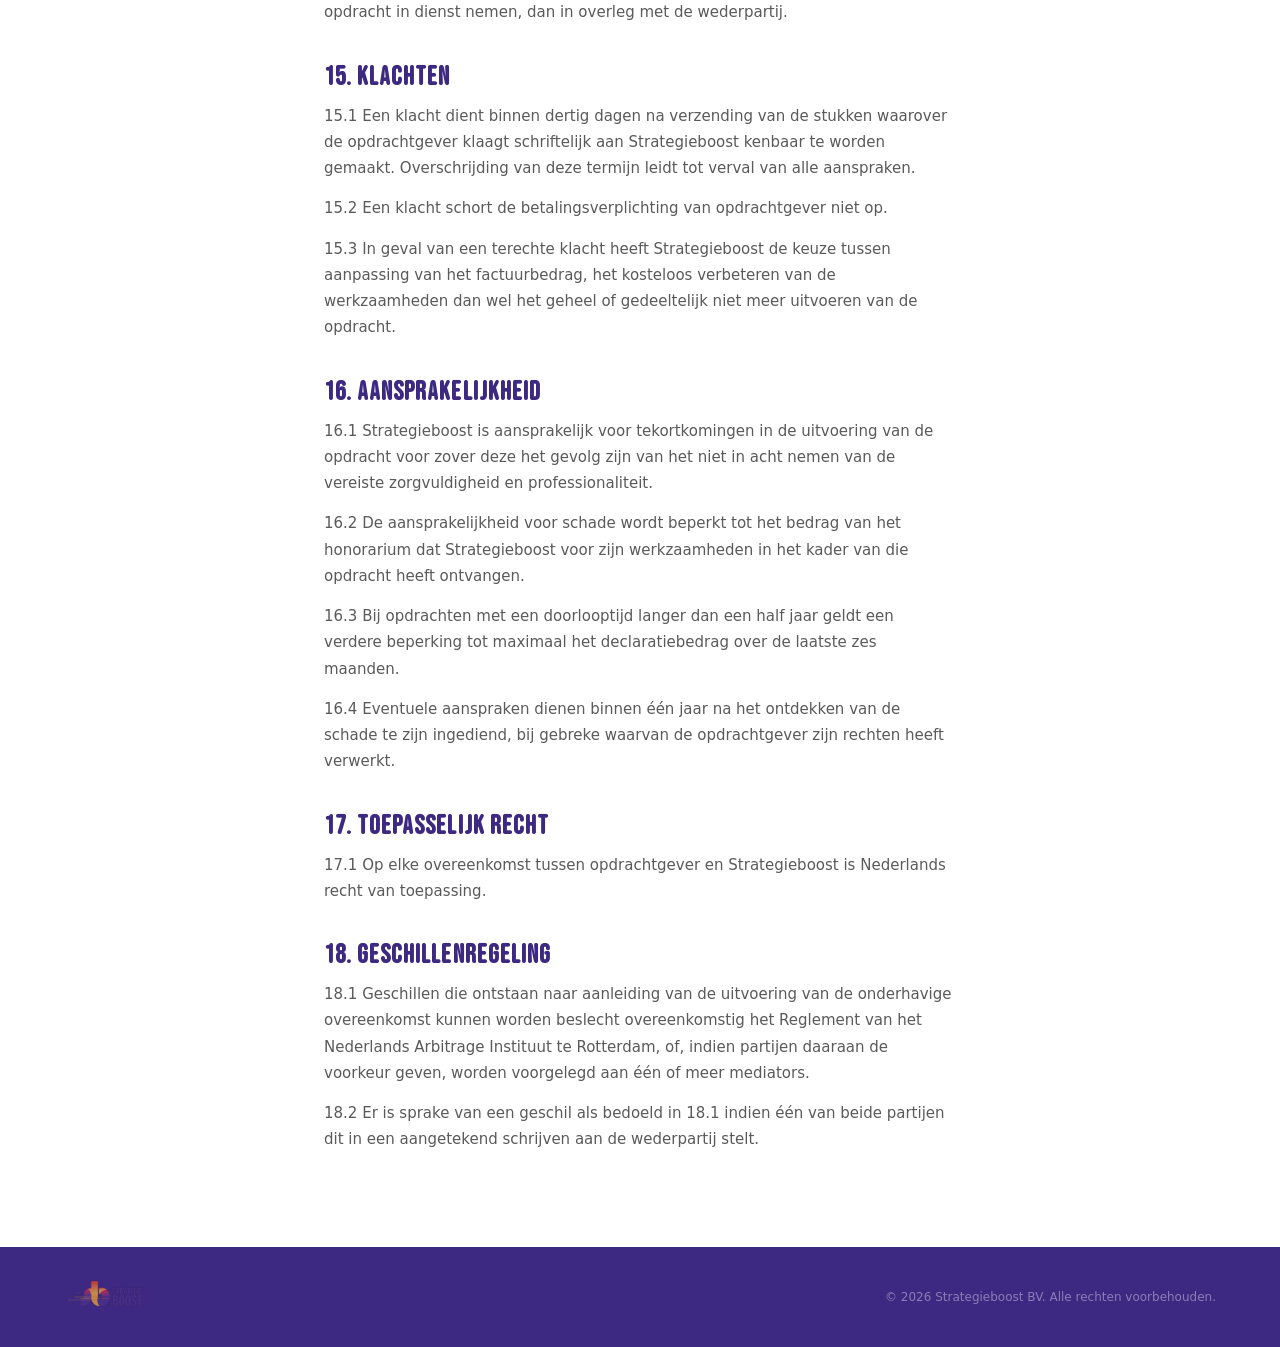
<file: algemenevoorwaarden.html>
<!DOCTYPE html>
<html lang="nl">
<head>
<meta charset="utf-8">
<meta name="viewport" content="width=device-width, initial-scale=1">
<title>Algemene Voorwaarden — Strategieboost</title>
<style>
@font-face {
  font-family: 'Bebas Neue Rounded';
  src: url('../BebasNeueRounded-Regular.woff2') format('woff2'),
       url('../BebasNeueRounded-Regular.ttf') format('truetype');
}
:root {
  --purple: #3D2882; --orange: #F7941D; --black: #161616;
  --mid: #5A5A5A; --bg: #fff;
  --font-display: 'Bebas Neue Rounded', Impact, sans-serif;
  --font-body: 'Segoe UI', system-ui, -apple-system, Arial, sans-serif;
}
*, *::before, *::after { box-sizing: border-box; margin: 0; padding: 0; }
body { font-family: var(--font-body); color: var(--black); background: var(--bg); -webkit-font-smoothing: antialiased; }
nav { position: sticky; top: 0; z-index: 100; display: flex; align-items: center; justify-content: space-between; padding: 0 clamp(24px,5vw,80px); height: 64px; background: rgba(255,255,255,0.95); backdrop-filter: blur(12px); border-bottom: 1px solid rgba(0,0,0,0.08); }
.nav-logo { display: flex; align-items: center; text-decoration: none; }
.nav-logo img { height: 40px; }
.nav-back { display: inline-flex; align-items: center; gap: 8px; background: var(--orange); color: #fff; font-family: var(--font-body); font-weight: 700; font-size: 12px; letter-spacing: 0.1em; text-transform: uppercase; border-radius: 3px; padding: 9px 20px; text-decoration: none; transition: opacity 0.15s; }
.nav-back:hover { opacity: 0.88; }
.legal-hero { background: var(--purple); padding: 56px clamp(24px,5vw,80px) 48px; }
.legal-hero-label { font-size: 11px; font-weight: 700; letter-spacing: 0.22em; text-transform: uppercase; color: var(--orange); margin-bottom: 12px; }
.legal-hero h1 { font-family: var(--font-display); font-size: clamp(40px,6vw,72px); color: #fff; letter-spacing: 0.04em; text-transform: uppercase; line-height: 1; }
.legal-body { max-width: 760px; margin: 0 auto; padding: 56px clamp(24px,5vw,80px) 80px; }
.legal-body h2 { font-family: var(--font-display); font-size: 26px; letter-spacing: 0.04em; text-transform: uppercase; color: var(--purple); margin: 36px 0 10px; }
.legal-body h3 { font-size: 15px; font-weight: 700; color: var(--black); margin: 24px 0 8px; }
.legal-body p { font-size: 15px; line-height: 1.75; color: var(--mid); margin-bottom: 14px; }
.legal-body ul { margin: 0 0 14px 24px; }
.legal-body li { font-size: 15px; line-height: 1.75; color: var(--mid); margin-bottom: 6px; }
.legal-body a { color: var(--orange); text-decoration: none; }
.legal-body a:hover { text-decoration: underline; }
.legal-body strong { color: var(--black); font-weight: 700; }
footer { background: var(--purple); padding: 32px clamp(24px,5vw,80px); display: flex; align-items: center; justify-content: space-between; flex-wrap: wrap; gap: 16px; }
footer img { height: 36px; opacity: 0.7; }
.footer-copy { font-size: 12px; color: rgba(255,255,255,0.4); }
</style>
</head>
<body>
<nav>
  <a href="../index.html" class="nav-logo">
    <img src="../logo-horizontal.png" alt="Strategieboost">
  </a>
  <a href="../index.html" class="nav-back">← Terug naar website</a>
</nav>
<div class="legal-hero">
  <div class="legal-hero-label">Juridisch</div>
  <h1>Algemene Voorwaarden</h1>
</div>
<div class="legal-body">

<p>Algemene voorwaarden met betrekking tot de uitvoering van organisatieadvies opdrachten door Strategieboost BV, ingeschreven bij de Kamer van Koophandel onder nummer 96567279, gevestigd te Kromme Elleboogsteeg 3A3, Haarlem.</p>

<h2>1. Definities</h2>
<p><strong>1.1 Opdracht:</strong> een overeenkomst van opdracht in de zin van artikel 7:400 e.v. BW, waarbij Strategieboost (de opdrachtnemer) zich verbindt om ten behoeve van de opdrachtgever organisatieadvies werkzaamheden te verrichten.</p>
<p><strong>1.2 Organisatieadvies opdracht:</strong> de opdracht tot het leveren van een bijdrage aan het vaststellen, analyseren en oplossen van vraagstukken van bestuur, beleid, organiseren en functioneren.</p>
<p><strong>1.3 Opdrachtgever:</strong> de natuurlijke persoon of rechtspersoon die als wederpartij van Strategieboost een overeenkomst heeft gesloten.</p>
<p><strong>1.4 Strategieboost:</strong> de rechtspersoon die de organisatieadviesopdracht als opdrachtnemer heeft aanvaard.</p>
<p><strong>1.5 Opdrachtnemer:</strong> Strategieboost dat als partij een overeenkomst met opdrachtgever heeft gesloten.</p>
<p><strong>1.6 Opdrachtuitvoerder:</strong> de natuurlijke persoon of rechtspersoon die namens Strategieboost belast is met de uitvoering van de opdracht.</p>
<p><strong>1.7 Partijen:</strong> de opdrachtgever en Strategieboost.</p>

<h2>2. Algemeen</h2>
<p>2.1 Alle opdrachten worden uitsluitend aanvaard en uitgevoerd door Strategieboost, met terzijdestelling van de artikelen 7:404 en 7:407 lid 2 BW.</p>
<p>2.2 Alle bedingen in deze algemene voorwaarden zijn mede gemaakt ten behoeve van al degenen die voor Strategieboost werkzaam zijn.</p>
<p>2.3 Alle handelingen die in het kader van een opdracht door opdrachtuitvoerders worden verricht, worden geacht handelingen door of namens Strategieboost te zijn.</p>

<h2>3. Toepasselijkheid</h2>
<p>3.1 De gedragscode van de Raad van Organisatie Adviesbureaus (ROA) maakt integraal onderdeel uit van deze overeenkomst.</p>
<p>3.2 Indien enig beding in deze algemene voorwaarden nietig is, blijft de overeenkomst voor het overige in stand.</p>

<h2>4. Uitgangspunten</h2>
<p>4.1 Strategieboost staat in voor de integriteit van zijn handelen en vermijdt dat in de opdracht andere belangen dan die van de opdracht zelf een rol spelen.</p>
<p>4.2 De opdrachtgever is oprecht in de voorgesprekken met Strategieboost over selectiecriteria en termijnen.</p>
<p>4.3 De opdrachtgever staat in voor een verantwoord opdrachtbeleid en is zorgvuldig in het verstrekken van benodigde informatie.</p>
<p>4.4 De opdrachtgever stelt zich als een betrouwbare partner op door afspraken volledig na te komen, inclusief het betalen van facturen.</p>

<h2>5. Totstandkoming overeenkomst van opdracht</h2>
<p>5.1 De overeenkomst van opdracht komt tot stand op het moment dat de door partijen ondertekende overeenkomst door de opdrachtnemer is ontvangen.</p>
<p>5.2 De overeenkomst bevat onder meer: een omschrijving van de inhoud en begrenzing van de opdracht, het beoogde doel, wederzijdse organisatorische verhoudingen, de keuze van opdrachtuitvoerders, de procedure voor beheersing van het adviesproces, een indicatie van de tijdsduur, een kostenraming, de honoreringgrondslag en de wijze van facturering.</p>

<h2>6. Terbeschikkingstelling van informatie en medewerkers</h2>
<p>6.1 De opdrachtgever draagt er zorg voor dat alle benodigde gegevens en informatie tijdig aan Strategieboost worden verstrekt.</p>
<p>6.2 Indien benodigde informatie niet tijdig wordt verstrekt, heeft Strategieboost het recht de uitvoering op te schorten dan wel extra kosten in rekening te brengen.</p>
<p>6.3 Opdrachtgever is gehouden Strategieboost onverwijld te informeren over feiten en omstandigheden die voor de opdracht van belang kunnen zijn.</p>
<p>6.4 Opdrachtgever staat in voor de juistheid, volledigheid en betrouwbaarheid van de verstrekte gegevens.</p>
<p>6.5-6.6 Op verzoek van Strategieboost stelt de opdrachtgever kosteloos medewerkers en werkruimte ter beschikking.</p>

<h2>7. Geheimhouding</h2>
<p>7.1 Strategieboost neemt geheimhouding in acht van alle vertrouwelijke gegevens van de opdrachtgever die hem in het kader van de opdracht ter kennis zijn gekomen, tenzij een wettelijke of beroepsplicht tot openbaarmaking bestaat.</p>
<p>7.2 De opdrachtgever mag zonder toestemming van Strategieboost aan derden geen mededeling doen over de aanpak, werkwijze of inhoud van adviezen van Strategieboost.</p>

<h2>8. Intellectueel eigendom</h2>
<p>8.1 Modellen, technieken, instrumenten en overige producten van de geest die zijn gebruikt voor de uitvoering van de opdracht zijn en blijven eigendom van Strategieboost. Openbaarmaking of verdere verspreiding kan alleen na verkregen toestemming van Strategieboost.</p>
<p>8.2 De opdrachtgever heeft het recht stukken te vermenigvuldigen voor gebruik in zijn eigen organisatie, voor zover passend binnen het doel van de opdracht.</p>

<h2>9. Uitvoering van de opdracht</h2>
<p>9.1 De opdracht wordt naar beste inzicht en vermogen alsmede naar de eisen van professionaliteit uitgevoerd door of namens Strategieboost.</p>
<p>9.2 De verplichting heeft het karakter van een inspanningsverplichting, omdat het bereiken van het beoogde resultaat niet kan worden gegarandeerd, tenzij partijen expliciet en schriftelijk overeenstemming bereiken over een resultaatsverplichting.</p>
<p>9.3 Strategieboost kan na overleg met de opdrachtgever opdrachtuitvoerders vervangen, mits de kwaliteit en continuïteit van de werkzaamheden niet worden beïnvloed.</p>
<p>9.4 Het betrekken van derden bij de opdrachtuitvoering geschiedt uitsluitend in onderling overleg.</p>
<p>9.5-9.6 De opdrachtgever aanvaardt dat tijdsplanning en kosten kunnen worden gewijzigd bij tussentijdse uitbreiding of wijziging van de opdracht.</p>

<h2>10. Duur en afsluiting van de opdracht</h2>
<p>10.1 Termijnen waarbinnen werkzaamheden dienen te zijn voltooid zijn alleen fatale termijnen indien dat schriftelijk is overeengekomen.</p>
<p>10.2 In financiële zin is de opdracht afgesloten zodra de eindafrekening door de opdrachtgever is goedgekeurd, uiterlijk dertig dagen na dagtekening van de eindafrekening.</p>

<h2>11. Tussentijdse beëindiging</h2>
<p>11.1 Partijen kunnen de overeenkomst voortijdig eenzijdig beëindigen indien voltooiing van de opdracht in redelijkheid niet kan worden gevergd. Strategieboost behoudt aanspraak op betaling van declaraties voor tot dan toe verrichte werkzaamheden.</p>
<p>11.2 Ingeval één van beide partijen in staat van faillissement geraakt of de bedrijfsvoering staakt, heeft de andere partij het recht de opdracht zonder inachtneming van een opzegtermijn te beëindigen.</p>

<h2>12. Honorarium</h2>
<p>12.1 Indien andere vormen van honorariumberekening worden gehanteerd dan de aan de opdracht bestede hoeveelheid arbeid en kosten, dient daarvan een duidelijke omschrijving in de overeenkomst te worden opgenomen.</p>
<p>12.2 In de overeenkomst staat expliciet aangegeven of secretariaatskosten, reisuren, reis- en verblijfkosten en andere kosten zijn inbegrepen. Een tussentijdse verandering van het niveau van lonen en kosten kan worden doorberekend.</p>
<p>12.3 Het honorarium wordt per maand, kwartaal, jaar of na volbrenging van de werkzaamheden in rekening gebracht. Over alle verschuldigde bedragen wordt de omzetbelasting afzonderlijk in rekening gebracht.</p>

<h2>13. Betalingsvoorwaarden</h2>
<p>13.1 Betaling dient, zonder aftrek of schuldverrekening, te geschieden binnen de overeengekomen termijnen, doch in geen geval later dan dertig dagen na factuurdatum.</p>
<p>13.2 Indien de opdrachtgever niet binnen dertig dagen na factuurdatum heeft betaald, is Strategieboost gerechtigd de wettelijke rente in rekening te brengen tot op de datum van algehele voldoening.</p>
<p>13.3 Alle redelijkerwijs gemaakte gerechtelijke en buitengerechtelijke incassokosten komen ten laste van de opdrachtgever.</p>
<p>13.4 Strategieboost is gerechtigd aanvullende zekerheid te verlangen indien de financiële positie of het betalingsgedrag van de opdrachtgever daartoe aanleiding geeft.</p>
<p>13.5 Bij een gezamenlijk gegeven opdracht zijn opdrachtgevers hoofdelijk verbonden voor de betaling van het factuurbedrag.</p>

<h2>14. Het aantrekken van wederzijds personeel</h2>
<p>14.1 Geen van de partijen mag tijdens de uitvoering van de opdracht of binnen één jaar na beëindiging personeel van de wederpartij dat betrokken is geweest bij de opdracht in dienst nemen, dan in overleg met de wederpartij.</p>

<h2>15. Klachten</h2>
<p>15.1 Een klacht dient binnen dertig dagen na verzending van de stukken waarover de opdrachtgever klaagt schriftelijk aan Strategieboost kenbaar te worden gemaakt. Overschrijding van deze termijn leidt tot verval van alle aanspraken.</p>
<p>15.2 Een klacht schort de betalingsverplichting van opdrachtgever niet op.</p>
<p>15.3 In geval van een terechte klacht heeft Strategieboost de keuze tussen aanpassing van het factuurbedrag, het kosteloos verbeteren van de werkzaamheden dan wel het geheel of gedeeltelijk niet meer uitvoeren van de opdracht.</p>

<h2>16. Aansprakelijkheid</h2>
<p>16.1 Strategieboost is aansprakelijk voor tekortkomingen in de uitvoering van de opdracht voor zover deze het gevolg zijn van het niet in acht nemen van de vereiste zorgvuldigheid en professionaliteit.</p>
<p>16.2 De aansprakelijkheid voor schade wordt beperkt tot het bedrag van het honorarium dat Strategieboost voor zijn werkzaamheden in het kader van die opdracht heeft ontvangen.</p>
<p>16.3 Bij opdrachten met een doorlooptijd langer dan een half jaar geldt een verdere beperking tot maximaal het declaratiebedrag over de laatste zes maanden.</p>
<p>16.4 Eventuele aanspraken dienen binnen één jaar na het ontdekken van de schade te zijn ingediend, bij gebreke waarvan de opdrachtgever zijn rechten heeft verwerkt.</p>

<h2>17. Toepasselijk recht</h2>
<p>17.1 Op elke overeenkomst tussen opdrachtgever en Strategieboost is Nederlands recht van toepassing.</p>

<h2>18. Geschillenregeling</h2>
<p>18.1 Geschillen die ontstaan naar aanleiding van de uitvoering van de onderhavige overeenkomst kunnen worden beslecht overeenkomstig het Reglement van het Nederlands Arbitrage Instituut te Rotterdam, of, indien partijen daaraan de voorkeur geven, worden voorgelegd aan één of meer mediators.</p>
<p>18.2 Er is sprake van een geschil als bedoeld in 18.1 indien één van beide partijen dit in een aangetekend schrijven aan de wederpartij stelt.</p>

</div>
<footer>
  <img src="../logo-horizontal.png" alt="Strategieboost">
  <span class="footer-copy">&copy; 2026 Strategieboost BV. Alle rechten voorbehouden.</span>
</footer>
</body>
</html>
</file>
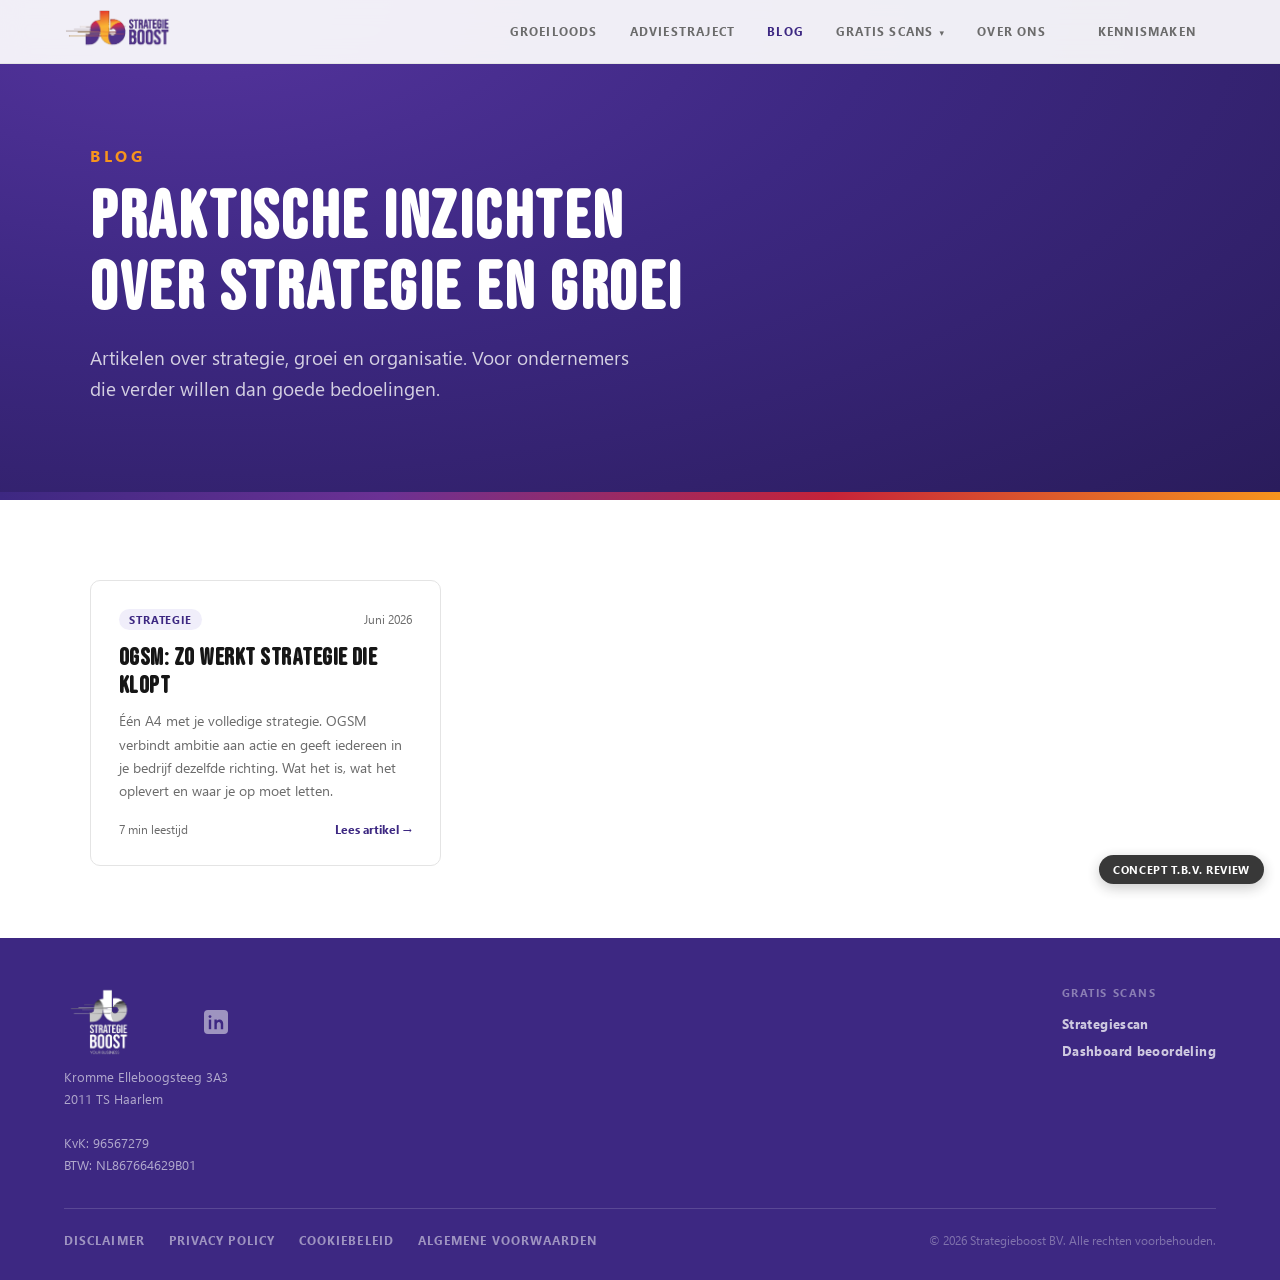
<file: blog.html>
<!DOCTYPE html>
<html lang="nl">
<head>
<meta charset="utf-8">
<meta http-equiv="Content-Security-Policy" content="
    default-src 'self';
    script-src 'self' 'unsafe-inline' https://www.googletagmanager.com https://app.cal.eu https://cal.eu https://*.cal.eu https://app.cal.com https://*.cal.com;
    style-src 'self' 'unsafe-inline' https://fonts.googleapis.com https://app.cal.eu https://*.cal.eu;
    font-src 'self' data: https://fonts.gstatic.com https://app.cal.eu https://*.cal.eu;
    img-src 'self' data: https://*.cal.eu https://*.cal.com https://cal.eu https://cal.com https://www.googletagmanager.com;
    connect-src 'self' https://www.google-analytics.com https://analytics.google.com https://region1.google-analytics.com https://stats.g.doubleclick.net https://app.cal.eu https://cal.eu https://*.cal.eu https://app.cal.com https://*.cal.com;
    frame-src https://app.cal.eu https://cal.eu https://*.cal.eu https://app.cal.com https://*.cal.com;
    object-src 'none';
    base-uri 'self';
  ">
<meta name="referrer" content="strict-origin-when-cross-origin">
<meta http-equiv="X-Content-Type-Options" content="nosniff">
<meta name="viewport" content="width=device-width, initial-scale=1, viewport-fit=cover">
<meta name="description" content="Praktische artikelen over strategie, groei en organisatie. Voor ondernemers die verder willen dan goede bedoelingen.">
<title>Blog | Strategieboost</title>
<style>
@font-face {
  font-family: 'Bebas Neue Rounded';
  src: url('BebasNeueRounded-Regular.woff2') format('woff2'),
       url('BebasNeueRounded-Regular.woff') format('woff'),
       url('BebasNeueRounded-Regular.ttf') format('truetype');
  font-weight: 400;
  font-display: swap;
}
/* Segoe UI zelf ingesloten (echte merklettertype i.p.v. systeem-fallback,
   zodat het concept er ook op Mac/Linux exact zo uitziet als bedoeld). */
@font-face {
  font-family: 'Segoe UI';
  src: url('SegoeUI-Regular.ttf') format('truetype');
  font-weight: 400; font-style: normal; font-display: swap;
}
@font-face {
  font-family: 'Segoe UI';
  src: url('SegoeUI-Bold.ttf') format('truetype');
  font-weight: 700; font-style: normal; font-display: swap;
}
@font-face {
  font-family: 'Segoe UI';
  src: url('SegoeUI-Italic.ttf') format('truetype');
  font-weight: 400; font-style: italic; font-display: swap;
}
*, *::before, *::after { box-sizing: border-box; margin: 0; padding: 0; }
:root {
  --purple: #3D2882;
  --orange: #F7941D;
  --red: #C52339;
  --black: #161616;
  --dark: #2B2B2B;
  --mid: #6B6B6B;
  --rule: #E4E4E4;
  --bg: #fff;
  --bg-warm: #F5F4F1;
  --grad: linear-gradient(90deg, #3D2882 0%, #6B3194 30%, #C52339 65%, #F7941D 100%);
  --font-display: 'Bebas Neue Rounded', 'Bebas Neue', Impact, 'Arial Narrow', sans-serif;
  --font-body: -apple-system, 'Segoe UI', system-ui, BlinkMacSystemFont, 'Helvetica Neue', Arial, sans-serif;
  --max: 1100px;
  --pad: clamp(24px, 5vw, 80px);
}
html { scroll-behavior: smooth; }
body { font-family: var(--font-body); color: var(--black); background: var(--bg); -webkit-font-smoothing: antialiased; -webkit-text-size-adjust: 100%; text-size-adjust: 100%; }
a, button { -webkit-tap-highlight-color: transparent; }

/* ── CONCEPT-BADGE (alleen voor deze reviewversie, niet voor productie) ── */
.concept-badge {
  position: fixed; bottom: 16px; right: 16px; z-index: 200;
  background: var(--black); color: #fff; font-size: 11px; font-weight: 700;
  letter-spacing: 0.06em; text-transform: uppercase;
  padding: 8px 14px; border-radius: 999px; opacity: 0.85;
  font-family: var(--font-body); box-shadow: 0 4px 14px rgba(0,0,0,0.25);
  pointer-events: none;
}

/* ── NAV ── */
nav#nav {
  position: fixed; top: 0; left: 0; right: 0; z-index: 100;
  display: flex; align-items: center; justify-content: space-between;
  padding: 0 var(--pad); height: 64px;
  background: rgba(255,255,255,0.92); backdrop-filter: blur(12px);
  border-bottom: 1px solid var(--rule);
  transition: box-shadow 0.2s;
}
nav#nav.scrolled { box-shadow: 0 2px 16px rgba(0,0,0,0.06); }
.nav-logo { display: flex; align-items: center; gap: 10px; text-decoration: none; }
.nav-logo img { height: 48px; }
.nav-logo-fallback {
  font-family: var(--font-display); font-size: 20px; letter-spacing: 0.05em;
  color: var(--purple); text-transform: uppercase;
}
.nav-links { display: flex; align-items: center; gap: 32px; }
.nav-links a, .nav-links .nav-drop > button {
  font-size: 12px; font-weight: 700; letter-spacing: 0.1em; text-transform: uppercase;
  color: var(--mid); text-decoration: none; transition: color 0.15s;
  background: none; border: none; cursor: pointer; font-family: var(--font-body);
  display: flex; align-items: center; gap: 4px;
}
.nav-links a:hover, .nav-links .nav-drop > button:hover { color: var(--black); }
.nav-links a.active { color: var(--purple); }
.nav-cta {
  background: var(--orange); color: #fff;
  font-family: var(--font-body); font-weight: 700; font-size: 12px;
  letter-spacing: 0.1em; text-transform: uppercase;
  border: none; border-radius: 3px; padding: 9px 20px; cursor: pointer;
  text-decoration: none; transition: opacity 0.15s;
}
.nav-cta:hover { opacity: 0.88; }

/* Dropdown "Gratis scans" */
.nav-drop { position: relative; }
.nav-drop > button::after { content: '▾'; font-size: 9px; margin-left: 2px; }
.nav-drop-panel {
  position: absolute; top: 100%; left: 50%; transform: translateX(-50%);
  margin-top: 14px; background: #fff; border: 1px solid var(--rule); border-radius: 8px;
  box-shadow: 0 12px 32px rgba(0,0,0,0.12); min-width: 220px;
  padding: 8px; opacity: 0; visibility: hidden; transform: translateX(-50%) translateY(6px);
  transition: opacity 0.15s, transform 0.15s, visibility 0.15s;
}
.nav-drop:hover .nav-drop-panel, .nav-drop:focus-within .nav-drop-panel {
  opacity: 1; visibility: visible; transform: translateX(-50%) translateY(0);
}
.nav-drop-panel a {
  display: block; padding: 10px 12px; border-radius: 5px;
  font-size: 12px; font-weight: 700; letter-spacing: 0.06em; text-transform: uppercase;
  color: var(--black); text-decoration: none; white-space: nowrap;
}
.nav-drop-panel a:hover { background: #F4F3FC; color: var(--purple); }
.nav-drop-panel .drop-sub { display:block; font-size: 11px; font-weight: 400; letter-spacing: normal; text-transform: none; color: var(--mid); margin-top: 2px; }

/* ── Hamburgermenu ── */
.ham-btn {
  display: none;
  background: none; border: none; cursor: pointer;
  padding: 6px; border-radius: 6px;
  flex-direction: column; gap: 5px; align-items: center; justify-content: center;
  width: 36px; height: 36px;
}
.ham-btn span {
  display: block; width: 22px; height: 2px;
  background: var(--purple); border-radius: 2px;
  transition: all 0.25s ease;
}
.ham-btn.open span:nth-child(1) { transform: translateY(7px) rotate(45deg); }
.ham-btn.open span:nth-child(2) { opacity: 0; transform: scaleX(0); }
.ham-btn.open span:nth-child(3) { transform: translateY(-7px) rotate(-45deg); }

.mobile-menu {
  display: none;
  position: fixed; top: 64px; left: 0; right: 0; bottom: 0; overflow-y: auto;
  background: white;
  border-bottom: 2px solid var(--orange);
  box-shadow: 0 8px 32px rgba(0,0,0,0.12);
  z-index: 99;
  animation: slideDown 0.2s ease;
}
.mobile-menu.open { display: block; }
@keyframes slideDown {
  from { opacity: 0; transform: translateY(-8px); }
  to   { opacity: 1; transform: none; }
}
.mobile-menu a, .mobile-menu .mob-subhead {
  display: block; padding: 16px 24px;
  font-size: 13px; font-weight: 700;
  letter-spacing: 0.08em; text-transform: uppercase;
  color: var(--black); text-decoration: none;
  border-bottom: 1px solid var(--rule);
  transition: background 0.1s, color 0.1s;
}
.mobile-menu .mob-subhead { color: var(--mid); font-size: 11px; background: var(--bg-warm); }
.mobile-menu a.mob-sub { padding-left: 40px; font-size: 12px; color: var(--mid); }
.mobile-menu a:last-child { border-bottom: none; }
.mobile-menu a:hover { background: #F4F3FC; color: var(--purple); }
.mobile-menu a.mob-cta {
  background: var(--orange); color: white;
  text-align: center; letter-spacing: 0.12em;
}
.mobile-menu a.mob-cta:hover { opacity: 0.9; background: var(--orange); }

@media (max-width: 860px) {
  .ham-btn { display: flex; }
  .nav-links { display: none; }
}

/* ── HERO (homepage, met foto) ── */
.hero {
  position: relative; height: 100svh; min-height: 560px;
  display: flex; align-items: flex-end;
  overflow: hidden;
}
.hero-photo { position: absolute; inset: 0; overflow: hidden; background: var(--grad); }
.hero-photo img { width: 100%; height: 100%; object-fit: cover; object-position: center 30%; display: block; }
.hero-overlay {
  position: absolute; inset: 0;
  background: linear-gradient(to top, rgba(10,6,30,0.88) 0%, rgba(10,6,30,0.45) 45%, rgba(10,6,30,0.15) 100%);
}
.hero-content {
  position: relative; z-index: 2;
  padding: 0 var(--pad) clamp(12px, 2vh, 28px);
  max-width: calc(var(--max) + var(--pad) * 2);
  width: 100%;
}
.hero-eyebrow { font-size: 16px; font-weight: 900; letter-spacing: 0.22em; text-transform: uppercase; color: var(--orange); margin-bottom: 16px; }
.hero-line { display: block; }
.hero-title { font-family: var(--font-display); font-size: clamp(36px, 4vw, 58px); letter-spacing: 0.04em; text-transform: uppercase; line-height: 1.05; color: #fff; margin-bottom: 20px; }
.hero-sub { font-size: clamp(16px, 1.5vw, 20px); line-height: 1.6; color: rgba(255,255,255,0.72); max-width: 560px; margin-bottom: 36px; text-wrap: pretty; }
.hero-actions { display: flex; gap: 12px; flex-wrap: wrap; }

/* ── PAGE-HERO (subpagina's, zonder foto, merkgradient) ── */
.page-hero {
  position: relative; padding: calc(64px + clamp(56px, 9vh, 108px)) var(--pad) clamp(56px, 9vh, 96px);
  background: var(--purple); background: radial-gradient(120% 140% at 15% 0%, #55349e 0%, #3D2882 45%, #2a1c5c 100%);
  overflow: hidden;
}
.page-hero::after {
  content: ''; position: absolute; left: 0; right: 0; bottom: 0; height: 4px; background: var(--grad);
}
.page-hero-inner { position: relative; z-index: 2; max-width: var(--max); margin: 0 auto; }
.page-hero .hero-eyebrow { color: var(--orange); }
.page-hero .hero-title { color: #fff; font-size: clamp(40px, 5.5vw, 68px); margin-bottom: 18px; }
.page-hero .hero-sub { color: rgba(255,255,255,0.78); }

.btn-primary {
  display: inline-block; background: var(--orange); color: #fff;
  font-family: var(--font-body); font-weight: 700; font-size: 13px;
  letter-spacing: 0.08em; text-transform: uppercase;
  padding: 13px 28px; border-radius: 3px; text-decoration: none;
  transition: opacity 0.15s; border: none; cursor: pointer;
}
.btn-primary:hover { opacity: 0.88; }
.btn-ghost {
  display: inline-block; color: rgba(255,255,255,0.75);
  font-family: var(--font-body); font-weight: 700; font-size: 13px;
  letter-spacing: 0.08em; text-transform: uppercase;
  padding: 13px 0; text-decoration: none; border-bottom: 2px solid rgba(255,255,255,0.3);
  transition: color 0.15s, border-color 0.15s; background: none; cursor: pointer;
}
.btn-ghost:hover { color: #fff; border-color: #fff; }

/* ── GRAD LINE ── */
.grad-line { height: 4px; background: var(--grad); }

/* ── SECTIONS ── */
section { padding: clamp(64px, 8vh, 112px) var(--pad); }
.container { max-width: var(--max); margin: 0 auto; }
.section-label { font-size: 13px; font-weight: 700; letter-spacing: 0.22em; text-transform: uppercase; color: var(--orange); margin-bottom: 12px; }
.section-title { font-family: var(--font-display); font-size: clamp(36px, 4vw, 58px); letter-spacing: 0.04em; text-transform: uppercase; line-height: 1.05; color: var(--black); margin-bottom: 0; }
.section-title.purple { color: var(--purple); }
.section-title.white { color: #fff; }
.section-intro { font-size: 18px; line-height: 1.7; color: var(--mid); max-width: 620px; margin-top: 16px; text-wrap: pretty; }

/* ── KEUZEMOMENT (homepage) ── */
#keuze { background: var(--bg); }
.keuze-grid { display: grid; grid-template-columns: 1fr 1fr; gap: 1px; border: 1px solid var(--rule); margin-top: 56px; background: var(--rule); }
.keuze-card { padding: 44px 44px 40px; background: var(--bg); display: flex; flex-direction: column; transition: background 0.2s; }
.keuze-card:hover { background: #FAFAFC; }
.keuze-tag { font-size: 12px; font-weight: 700; letter-spacing: 0.14em; text-transform: uppercase; color: var(--orange); margin-bottom: 14px; }
.keuze-title { font-family: var(--font-display); font-size: 34px; letter-spacing: 0.03em; text-transform: uppercase; color: var(--purple); margin-bottom: 16px; line-height: 1.05; }
.keuze-body { font-size: 15px; line-height: 1.75; color: var(--mid); text-wrap: pretty; flex: 1; }
.keuze-link { display: inline-flex; align-items: center; gap: 6px; margin-top: 24px; font-weight: 700; font-size: 13px; letter-spacing: 0.08em; text-transform: uppercase; color: var(--purple); text-decoration: none; transition: gap 0.15s, color 0.15s; }
.keuze-link:hover { gap: 10px; color: var(--orange); }
@media (max-width: 720px) {
  .keuze-grid { grid-template-columns: 1fr; }
}

/* ── VOOR WIE ── */
#voor-wie { background: var(--bg); }
.voor-wie-grid { display: grid; grid-template-columns: 1fr 1fr; gap: 1px; border: 1px solid var(--rule); margin-top: 56px; }
.voor-wie-item { padding: 40px 44px 44px; background: var(--bg); }
.voor-wie-item:first-child { border-right: 1px solid var(--rule); }
.voor-wie-nr { font-family: var(--font-display); font-size: 56px; color: var(--rule); line-height: 1; margin-bottom: 8px; }
.voor-wie-title { font-family: var(--font-display); font-size: 30px; letter-spacing: 0.04em; text-transform: uppercase; color: var(--purple); margin-bottom: 16px; }
.voor-wie-body { font-size: 15px; line-height: 1.75; color: var(--mid); text-wrap: pretty; }
.voor-wie-body p + p { margin-top: 12px; }
.voor-wie-body strong { color: var(--black); font-weight: 700; }

/* ── WAT WE DOEN / DIENSTEN ── */
.sect-warm { background: var(--bg-warm); }
.diensten { margin-top: 56px; display: flex; flex-direction: column; }
.dienst { display: grid; grid-template-columns: 72px 1fr; gap: 0 32px; padding: 32px 0; border-bottom: 1px solid var(--rule); align-items: start; }
.dienst:first-child { border-top: 1px solid var(--rule); }
.dienst-nr { font-family: var(--font-display); font-size: 38px; color: var(--orange); line-height: 1; padding-top: 4px; }
.dienst-title { font-family: var(--font-display); font-size: 26px; letter-spacing: 0.04em; text-transform: uppercase; color: var(--black); margin-bottom: 8px; }
.dienst-body { font-size: 15px; line-height: 1.75; color: var(--mid); text-wrap: pretty; }

/* ── BATEN (lijst met puntjes, gekleurde achtergrond) ── */
.sect-purple { background: var(--purple); }
.sect-purple .section-label { color: rgba(255,255,255,0.45); }
.sect-purple .section-title { color: #fff; }
.baten-list { margin-top: 48px; display: flex; flex-direction: column; gap: 0; border-top: 1px solid rgba(255,255,255,0.12); }
.baat { display: flex; gap: 20px; align-items: flex-start; padding: 24px 0; border-bottom: 1px solid rgba(255,255,255,0.12); }
.baat-dot { width: 8px; height: 8px; border-radius: 50%; background: var(--orange); flex-shrink: 0; margin-top: 7px; }
.baat-text { font-size: 17px; line-height: 1.65; color: rgba(255,255,255,0.82); text-wrap: pretty; }

/* ── TEAM ── */
#wie-we-zijn, .sect-team { background: var(--bg); }
.team-grid { display: grid; grid-template-columns: 1fr 1fr; gap: 48px; margin-top: 56px; }
.team-photo { width: 220px; height: 220px; object-fit: cover; object-position: top; border-radius: 50%; display: block; margin-bottom: 24px; background: var(--grad); }
.team-name { font-family: var(--font-display); font-size: 28px; letter-spacing: 0.04em; text-transform: uppercase; color: var(--black); margin-bottom: 4px; }
.team-role { font-size: 11px; font-weight: 700; letter-spacing: 0.15em; text-transform: uppercase; color: var(--orange); margin-bottom: 14px; }
.team-bio { font-size: 15px; line-height: 1.75; color: var(--mid); text-wrap: pretty; }

/* ── WAAROM (dark grid) ── */
.sect-dark { background: var(--black); }
.sect-dark .section-title { color: #fff; }
.waarom-list { margin-top: 48px; display: grid; grid-template-columns: 1fr 1fr; gap: 0; border-top: 1px solid rgba(255,255,255,0.12); border-left: 1px solid rgba(255,255,255,0.12); }
.waarom-item { padding: 28px 32px; border-right: 1px solid rgba(255,255,255,0.12); border-bottom: 1px solid rgba(255,255,255,0.12); }
.waarom-text { font-size: 15px; line-height: 1.75; color: rgba(255,255,255,0.65); text-wrap: pretty; }
.waarom-text strong { color: #fff; }
@media (max-width: 720px) { .waarom-list { grid-template-columns: 1fr; } }

/* ── PRIJSBADGE ── */
.price-badge {
  margin-top: 40px; display: inline-flex; align-items: baseline; gap: 10px;
  background: rgba(255,255,255,0.06); border: 1px solid rgba(255,255,255,0.18);
  border-radius: 8px; padding: 16px 22px;
}
.price-badge .price-label { font-size: 12px; font-weight: 700; letter-spacing: 0.1em; text-transform: uppercase; color: rgba(255,255,255,0.55); }
.price-badge .price-amount { font-family: var(--font-display); font-size: 24px; letter-spacing: 0.02em; color: var(--orange); }

/* ── TESTIMONIALS ── */
.sect-testi { background: var(--bg-warm); }
.testi-grid { margin-top: 48px; display: grid; grid-template-columns: 1fr; gap: 24px; }
.testi-grid.cols-2 { grid-template-columns: 1fr 1fr; }
.testi-card { background: #fff; border: 1px solid var(--rule); border-radius: 10px; padding: 36px 40px; position: relative; }
.testi-mark { font-family: var(--font-display); font-size: 64px; color: var(--rule); line-height: 1; margin-bottom: 4px; }
.testi-quote { font-size: 18px; line-height: 1.65; color: var(--black); text-wrap: pretty; font-style: italic; }
.testi-attr { margin-top: 20px; font-size: 13px; font-weight: 700; letter-spacing: 0.03em; color: var(--purple); text-transform: none; }
.testi-attr span { display: block; font-weight: 400; color: var(--mid); font-size: 12px; margin-top: 2px; letter-spacing: 0.02em; }
@media (max-width: 720px) { .testi-grid.cols-2 { grid-template-columns: 1fr; } }

/* ── KRUISLINK-BAND ── */
.crosslink { background: var(--bg-warm); border-top: 1px solid var(--rule); padding: 28px var(--pad); text-align: center; }
.crosslink p { font-size: 14px; color: var(--mid); }
.crosslink a { color: var(--purple); font-weight: 700; text-decoration: none; border-bottom: 2px solid var(--orange); }
.crosslink a:hover { color: var(--orange); }

/* ── CONTACT / CTA ── */
.sect-contact { background: var(--bg); }
.contact-sub { font-size: 18px; line-height: 1.65; color: var(--mid); max-width: 520px; margin-top: 14px; text-wrap: pretty; }
.contact-actions { display: flex; gap: 16px; flex-wrap: wrap; margin-top: 40px; }
.btn-contact {
  display: inline-block; background: var(--orange); color: #fff;
  font-family: var(--font-body); font-weight: 700; font-size: 13px;
  letter-spacing: 0.08em; text-transform: uppercase;
  padding: 14px 32px; border-radius: 3px; text-decoration: none;
  transition: opacity 0.15s; border: none; cursor: pointer;
}
.btn-contact:hover { opacity: 0.88; }
.btn-contact-outline {
  display: inline-block; color: var(--purple);
  font-family: var(--font-body); font-weight: 700; font-size: 13px;
  letter-spacing: 0.08em; text-transform: uppercase;
  padding: 14px 0; text-decoration: none; border-bottom: 2px solid var(--purple);
  transition: color 0.15s, border-color 0.15s; background: none; cursor: pointer;
}
.btn-contact-outline:hover { color: var(--orange); border-color: var(--orange); }
.contact-inner { display: flex; justify-content: space-between; align-items: flex-start; gap: 32px; }
.footer-logo-img { height: 120px; width: auto; max-width: 320px; opacity: 1; flex-shrink: 0; margin-top: 8px; }

/* ── FOTO-PLACEHOLDER FALLBACK ──
   Als de echte bestandsnaam (identiek aan de huidige site) niet gevonden wordt,
   toont het element een label i.p.v. een kapot beeld-icoon. Zet echte foto's met
   dezelfde bestandsnaam in deze map en de placeholder verdwijnt vanzelf. */
.photo-frame { position: relative; background: var(--grad); overflow: hidden; }
.photo-frame.img-missing::after {
  content: attr(data-caption);
  position: absolute; inset: 0; display: flex; align-items: center; justify-content: center;
  text-align: center; padding: 16px; font-size: 12px; font-weight: 700; letter-spacing: 0.05em;
  text-transform: uppercase; color: rgba(255,255,255,0.92); line-height: 1.5;
  background: linear-gradient(135deg, rgba(61,40,130,0.55), rgba(197,35,57,0.45));
}
.hero-photo.img-missing::after { font-size: 14px; }

/* ── FOOTER ── */
footer { background: var(--purple); padding: 48px var(--pad) 32px; }
.footer-top { display: flex; justify-content: space-between; align-items: flex-start; flex-wrap: wrap; gap: 32px 48px; padding-bottom: 32px; border-bottom: 1px solid rgba(255,255,255,0.15); }
.footer-info-name { font-family: var(--font-display); font-size: 20px; letter-spacing: 0.06em; color: #fff; margin-bottom: 10px; }
.footer-logo-mark { height: 72px; width: auto; display: block; }
.footer-info p { font-size: 13px; line-height: 1.7; color: rgba(255,255,255,0.6); }
.footer-info a { color: rgba(255,255,255,0.6); text-decoration: none; }
.footer-info a:hover { color: #fff; }
.footer-tools { display: flex; flex-direction: column; gap: 10px; }
.footer-col-title { font-size: 11px; font-weight: 700; letter-spacing: 0.14em; text-transform: uppercase; color: rgba(255,255,255,0.4); margin-bottom: 6px; }
.footer-tools a { font-size: 13px; font-weight: 700; letter-spacing: 0.03em; color: rgba(255,255,255,0.75); text-decoration: none; }
.footer-tools a:hover { color: #fff; }
.footer-bottom { display: flex; justify-content: space-between; align-items: center; flex-wrap: wrap; gap: 12px; padding-top: 24px; }
.footer-bottom-left { display: flex; align-items: center; gap: 16px; }
.footer-legal { display: flex; gap: 24px; flex-wrap: wrap; align-items: center; }
.footer-legal a { font-size: 12px; font-weight: 700; letter-spacing: 0.09em; text-transform: uppercase; color: rgba(255,255,255,0.5); text-decoration: none; transition: color 0.15s; }
.footer-legal a:hover { color: #fff; }
.footer-copy { font-size: 12px; color: rgba(255,255,255,0.35); }
.footer-linkedin svg { display: block; }
.footer-linkedin { opacity: 0.5; transition: opacity 0.15s; }
.footer-linkedin:hover { opacity: 1; }

@media (max-width: 720px) {
  .team-grid { grid-template-columns: 1fr; gap: 40px; }
  .voor-wie-grid { grid-template-columns: 1fr; }
  .voor-wie-item:first-child { border-right: none; border-bottom: 1px solid var(--rule); }
  .dienst { grid-template-columns: 48px 1fr; }
  .hero-photo img { object-position: center 20%; }
  .footer-logo-img { width: 100%; max-width: 240px; height: auto; margin-top: 0; }
  .footer-bottom { flex-direction: column; align-items: flex-start; gap: 16px; }
  .footer-legal { flex-direction: column; gap: 10px; align-items: flex-start; }
  .footer-bottom-left { flex-wrap: wrap; }
  .contact-inner { flex-direction: column; align-items: center; text-align: center; }
  .contact-inner .footer-logo-img { order: 10; margin-top: 32px; max-width: 220px; }
  .contact-content { max-width: 100%; }
  .contact-sub { max-width: 100%; }
  .contact-actions { flex-wrap: nowrap; justify-content: center; gap: 20px; }
  .btn-contact { padding: 12px 20px; font-size: 12px; white-space: nowrap; }
  .btn-contact-outline { font-size: 12px; white-space: nowrap; }
}

/* ── BLOG: LIJST ── */
.blog-grid { margin-top: 8px; display: grid; grid-template-columns: repeat(auto-fill, minmax(300px, 1fr)); gap: 24px; }
.blog-card { display: flex; flex-direction: column; background: var(--bg); border: 1px solid var(--rule); border-radius: 10px; padding: 28px; text-decoration: none; color: inherit; transition: box-shadow 0.2s, border-color 0.2s, transform 0.15s; }
.blog-card:hover { box-shadow: 0 12px 28px rgba(61,40,130,0.10); border-color: rgba(61,40,130,0.25); transform: translateY(-2px); }
.blog-card-top { display: flex; align-items: center; justify-content: space-between; margin-bottom: 14px; gap: 10px; }
.blog-tag { font-size: 11px; font-weight: 700; letter-spacing: 0.08em; text-transform: uppercase; color: var(--purple); background: #F0EEFA; padding: 4px 10px; border-radius: 999px; white-space: nowrap; }
.blog-card-date { font-size: 12px; color: var(--mid); white-space: nowrap; }
.blog-card-title { font-family: var(--font-display); font-size: 24px; letter-spacing: 0.02em; color: var(--black); line-height: 1.15; margin-bottom: 10px; }
.blog-card-desc { font-size: 14px; line-height: 1.65; color: var(--mid); flex: 1; text-wrap: pretty; }
.blog-card-foot { margin-top: 20px; display: flex; align-items: center; justify-content: space-between; font-size: 12px; color: var(--mid); gap: 10px; }
.blog-card-arrow { font-weight: 700; color: var(--purple); white-space: nowrap; }
.blog-empty { color: var(--mid); font-size: 15px; padding: 40px 0; text-align: center; }

/* ── BLOG: ARTIKEL ── */
.article-container { max-width: 760px; }
.article-back { display: inline-block; margin-bottom: 28px; font-size: 13px; font-weight: 700; letter-spacing: 0.04em; color: var(--purple); text-decoration: none; }
.article-back:hover { color: var(--orange); }
.article-meta { display: flex; flex-wrap: wrap; align-items: center; gap: 14px; margin-bottom: 14px; font-size: 13px; color: var(--mid); }
.article-title { font-family: var(--font-display); font-size: clamp(32px, 4.5vw, 48px); letter-spacing: 0.02em; line-height: 1.08; color: var(--black); margin-bottom: 18px; text-wrap: pretty; }
.article-lead { font-size: 19px; line-height: 1.65; color: var(--mid); margin-bottom: 36px; text-wrap: pretty; }
.article-body { font-size: 16px; line-height: 1.8; color: var(--dark); }
.article-body p { margin-bottom: 20px; text-wrap: pretty; }
.article-body h2 { font-family: var(--font-display); font-size: 28px; letter-spacing: 0.02em; color: var(--purple); margin: 40px 0 16px; line-height: 1.15; }
.article-body strong { color: var(--black); font-weight: 700; }

.callout { border-radius: 8px; padding: 18px 22px; margin: 28px 0; }
.callout-warning { background: #FFF6E8; border: 1px solid #F5D9A0; }
.callout-label { font-size: 11px; font-weight: 700; letter-spacing: 0.1em; text-transform: uppercase; color: var(--orange); margin-bottom: 6px; }
.callout p { margin: 0; color: var(--dark); font-size: 15px; line-height: 1.65; }
.highlight-box { background: #F4F3FC; border-left: 4px solid var(--purple); border-radius: 6px; padding: 18px 22px; margin: 28px 0; font-size: 15px; line-height: 1.65; color: var(--dark); font-style: italic; }

.table-scroll { overflow-x: auto; margin: 28px 0; }
.comparison-table { width: 100%; border-collapse: collapse; font-size: 13.5px; min-width: 480px; }
.comparison-table th { text-align: left; font-family: var(--font-body); font-weight: 700; font-size: 11px; letter-spacing: 0.06em; text-transform: uppercase; color: #fff; background: var(--purple); padding: 10px 14px; }
.comparison-table td { padding: 12px 14px; border-bottom: 1px solid var(--rule); vertical-align: top; color: var(--dark); }
.comparison-table tr:nth-child(even) td { background: var(--bg-warm); }

.ogsm-model { display: grid; grid-template-columns: repeat(4, 1fr); gap: 1px; background: var(--rule); border: 1px solid var(--rule); margin: 32px 0; border-radius: 8px; overflow: hidden; }
.ogsm-item { background: #fff; padding: 22px 16px; text-align: center; }
.ogsm-letter { font-family: var(--font-display); font-size: 34px; color: var(--orange); line-height: 1; margin-bottom: 8px; }
.ogsm-item-title { font-family: var(--font-display); font-size: 16px; letter-spacing: 0.03em; text-transform: uppercase; color: var(--purple); margin-bottom: 6px; }
.ogsm-item-desc { font-size: 12.5px; line-height: 1.5; color: var(--mid); }
@media (max-width: 640px) { .ogsm-model { grid-template-columns: 1fr 1fr; } }

.article-cta { margin-top: 56px; background: var(--purple); background: radial-gradient(120% 140% at 15% 0%, #55349e 0%, #3D2882 60%); border-radius: 12px; padding: 40px; color: #fff; }
.article-cta h2 { font-family: var(--font-display); font-size: 28px; letter-spacing: 0.02em; margin-bottom: 10px; }
.article-cta p { font-size: 15px; line-height: 1.6; color: rgba(255,255,255,0.82); margin-bottom: 22px; }
@media (max-width: 640px) { .article-cta { padding: 28px; } }
</style>
<script type="text/javascript">
(function (C, A, L) {
  let p = function (a, ar) { a.q.push(ar); };
  let d = C.document;
  C.Cal = C.Cal || function () {
    let cal = C.Cal; let ar = arguments;
    if (!cal.loaded) { cal.ns = {}; cal.q = cal.q || []; d.head.appendChild(d.createElement("script")).src = A; cal.loaded = true; }
    if (ar[0] === L) { const api = function () { p(api, arguments); }; const namespace = ar[1]; api.q = api.q || []; typeof namespace === "string" ? (cal.ns[namespace] = api) && p(api, ar) : p(cal, ar); return; }
    p(cal, ar);
  };
})(window, "https://app.cal.eu/embed/embed.js", "init");
Cal("init", "kennismakingsgesprek", { origin: "https://cal.eu" });
Cal.ns["kennismakingsgesprek"]("ui", {
  styles: { branding: { brandColor: "#F7941D" } },
  hideEventTypeDetails: false,
  layout: "month_view"
});
</script>
</head>
<body>
<nav id="nav">
  <a href="index.html" class="nav-logo">
    <img src="logo-horizontal.png" alt="Strategieboost" style="height:48px;width:auto;display:block;"
         onerror="this.replaceWith(Object.assign(document.createElement('span'),{className:'nav-logo-fallback',textContent:'Strategieboost'}))">
  </a>
  <div class="nav-links">
    <a href="groeiloods.html">GroeiLoods</a>
    <a href="adviestraject.html">Adviestraject</a>
    <a href="blog.html" class="active">Blog</a>
    <div class="nav-drop">
      <button type="button">Gratis scans</button>
      <div class="nav-drop-panel">
        <a href="strategiescan.html">Strategiescan<span class="drop-sub">Gratis analyse van je strategie</span></a>
        <a href="dashboardscan.html">Dashboard beoordeling<span class="drop-sub">Beoordeel je stuurinformatie</span></a>
      </div>
    </div>
    <a href="over-ons.html">Over ons</a>
    <a class="nav-cta" data-cal-link="ian-meinoud/kennismakingsgesprek" data-cal-namespace="kennismakingsgesprek" data-cal-config='{"layout":"month_view"}' href="#">Kennismaken</a>
  </div>
  <button class="ham-btn" id="hamBtn" aria-label="Menu openen" onclick="toggleHamMenu()">
    <span></span><span></span><span></span>
  </button>
</nav>

<div class="mobile-menu" id="mobileMenu">
  <a href="groeiloods.html">GroeiLoods</a>
  <a href="adviestraject.html">Adviestraject</a>
  <a href="blog.html">Blog</a>
  <div class="mob-subhead">Gratis scans</div>
  <a class="mob-sub" href="strategiescan.html">Strategiescan</a>
  <a class="mob-sub" href="dashboardscan.html">Dashboard beoordeling</a>
  <a href="over-ons.html">Over ons</a>
  <a class="mob-cta" data-cal-link="ian-meinoud/kennismakingsgesprek" data-cal-namespace="kennismakingsgesprek" data-cal-config='{"layout":"month_view"}' href="#" onclick="closeHamMenu()">Kennismaken</a>
</div>
<div class="page-hero" id="blogHero" style="padding-bottom:56px;">
  <div class="page-hero-inner">
    <div class="hero-eyebrow" id="blogEyebrow">Blog</div>
    <h1 class="hero-title" id="blogTitle"><span class="hero-line">Praktische inzichten</span><span class="hero-line">over strategie en groei</span></h1>
    <p class="hero-sub" id="blogSub">Artikelen over strategie, groei en organisatie. Voor ondernemers die verder willen dan goede bedoelingen.</p>
  </div>
</div>
<div class="grad-line"></div>

<section id="blogListSection">
  <div class="container">
    <div id="blogGrid" class="blog-grid"></div>
    <p id="blogEmpty" class="blog-empty" hidden>Nog geen artikelen gepubliceerd. Kom binnenkort terug.</p>
  </div>
</section>

<section id="blogArticleSection" hidden>
  <div class="container article-container">
    <a href="blog.html" class="article-back">← Terug naar alle artikelen</a>
    <div class="article-meta" id="articleMeta"></div>
    <h1 class="article-title" id="articleTitle"></h1>
    <p class="article-lead" id="articleLead"></p>
    <div class="article-body" id="articleBody"></div>
    <div class="article-cta" id="articleCta" hidden></div>
  </div>
</section>

<footer>
  <div class="footer-top">
    <div class="footer-info">
      <div style="display:flex; align-items:center; justify-content:space-between; gap:16px;">
        <img src="logo-stacked-white.png" alt="Strategieboost" class="footer-logo-mark"
             onerror="this.replaceWith(Object.assign(document.createElement('div'),{className:'footer-info-name',textContent:'Strategieboost'}))">
        <a class="footer-linkedin" href="https://www.linkedin.com/company/strategieboost" rel="noopener noreferrer" target="_blank" aria-label="Strategieboost op LinkedIn" style="flex-shrink:0;">
          <svg width="24" height="24" viewBox="0 0 24 24" fill="none" xmlns="http://www.w3.org/2000/svg">
            <rect width="24" height="24" rx="4" fill="white"/>
            <path d="M7.2 9.6H4.8V19.2H7.2V9.6Z" fill="#3D2882"/>
            <circle cx="6" cy="6.6" r="1.4" fill="#3D2882"/>
            <path d="M19.2 13.6C19.2 11.4 17.8 9.4 15.6 9.4C14.4 9.4 13.4 10 12.8 10.8V9.6H10.4V19.2H12.8V14.4C12.8 13.2 13.6 12 14.8 12C16 12 16.8 13 16.8 14.4V19.2H19.2V13.6Z" fill="#3D2882"/>
          </svg>
        </a>
      </div>
      <p style="margin-top:8px;">
        Kromme Elleboogsteeg 3A3<br>
        2011 TS Haarlem<br><br>
        KvK: 96567279<br>
        BTW: NL867664629B01
      </p>
    </div>
    <div class="footer-tools">
      <div class="footer-col-title">Gratis scans</div>
      <a href="strategiescan.html">Strategiescan</a>
      <a href="dashboardscan.html">Dashboard beoordeling</a>
    </div>
  </div>
  <div class="footer-bottom">
    <nav class="footer-legal">
      <a href="legal/disclaimer.html">Disclaimer</a>
      <a href="legal/privacypolicy.html">Privacy Policy</a>
      <a href="legal/cookiebeleid.html">Cookiebeleid</a>
      <a href="legal/algemenevoorwaarden.html">Algemene Voorwaarden</a>
    </nav>
    <span class="footer-copy">© 2026 Strategieboost BV. Alle rechten voorbehouden.</span>
  </div>
</footer>
<script>
function toggleHamMenu() {
  document.getElementById('hamBtn').classList.toggle('open');
  document.getElementById('mobileMenu').classList.toggle('open');
}
function closeHamMenu() {
  document.getElementById('hamBtn').classList.remove('open');
  document.getElementById('mobileMenu').classList.remove('open');
}
document.addEventListener('click', function(e) {
  if (!e.target.closest('#nav') && !e.target.closest('.mobile-menu')) { closeHamMenu(); }
});
const nav = document.getElementById('nav');
window.addEventListener('scroll', () => { nav.classList.toggle('scrolled', window.scrollY > 20); }, { passive: true });
const observer = new IntersectionObserver((entries) => {
  entries.forEach(e => { if (e.isIntersecting) { e.target.style.opacity = 1; e.target.style.transform = 'none'; } });
}, { threshold: 0.1 });
document.querySelectorAll('section, .voor-wie-item, .dienst, .baat, .team-member, .waarom-item, .keuze-card, .testi-card').forEach(el => {
  el.style.opacity = 0; el.style.transform = 'translateY(16px)';
  el.style.transition = 'opacity 0.5s ease, transform 0.5s ease';
  observer.observe(el);
});
</script>
<script>
(function () {
  var BLOG_INDEX_URL = 'blogs.json';
  var posts = [];

  function esc(str) {
    var d = document.createElement('div');
    d.textContent = str == null ? '' : String(str);
    return d.innerHTML;
  }

  function tagHTML(tag) { return tag ? '<span class="blog-tag">' + esc(tag) + '</span>' : ''; }

  function cardHTML(post) {
    return '<a class="blog-card" href="blog.html#' + esc(post.slug) + '">' +
      '<div class="blog-card-top">' + tagHTML(post.tag) + '<span class="blog-card-date">' + esc(post.date) + '</span></div>' +
      '<h2 class="blog-card-title">' + esc(post.title) + '</h2>' +
      '<p class="blog-card-desc">' + esc(post.description) + '</p>' +
      '<div class="blog-card-foot"><span>' + esc(post.readingTime) + '</span><span class="blog-card-arrow">Lees artikel →</span></div>' +
    '</a>';
  }

  function setMeta(name, content) {
    var el = document.querySelector('meta[name="' + name + '"]');
    if (!el) { el = document.createElement('meta'); el.setAttribute('name', name); document.head.appendChild(el); }
    el.setAttribute('content', content || '');
  }
  function setCanonical(href) {
    var el = document.querySelector('link[rel="canonical"]');
    if (!el) { el = document.createElement('link'); el.setAttribute('rel', 'canonical'); document.head.appendChild(el); }
    el.setAttribute('href', href);
  }
  function setJsonLd(obj) {
    var el = document.getElementById('article-jsonld');
    if (el) el.remove();
    if (!obj) return;
    var s = document.createElement('script');
    s.type = 'application/ld+json';
    s.id = 'article-jsonld';
    s.textContent = JSON.stringify(obj);
    document.head.appendChild(s);
  }

  function renderList() {
    document.getElementById('blogArticleSection').hidden = true;
    document.getElementById('blogListSection').hidden = false;
    document.getElementById('blogEyebrow').textContent = 'Blog';
    document.getElementById('blogTitle').innerHTML = '<span class="hero-line">Praktische inzichten</span><span class="hero-line">over strategie en groei</span>';
    document.getElementById('blogSub').textContent = 'Artikelen over strategie, groei en organisatie. Voor ondernemers die verder willen dan goede bedoelingen.';
    document.title = 'Blog | Strategieboost';
    setMeta('description', 'Praktische artikelen over strategie, groei en organisatie. Voor ondernemers die verder willen dan goede bedoelingen.');
    setCanonical('https://www.strategieboost.nl/blog.html');
    setJsonLd(null);

    var grid = document.getElementById('blogGrid');
    var empty = document.getElementById('blogEmpty');
    if (!posts.length) { grid.innerHTML = ''; empty.hidden = false; return; }
    empty.hidden = true;
    grid.innerHTML = posts.map(cardHTML).join('');
  }

  function ogsmModelHTML() {
    var items = [
      { l: 'O', t: 'Objective', d: 'Het ambitieuze, kwalitatieve einddoel. Waar wil je naartoe?' },
      { l: 'G', t: 'Goals', d: 'De meetbare doelen die de Objective concreet maken.' },
      { l: 'S', t: 'Strategies', d: 'De aanpakken waarmee je de Goals gaat realiseren.' },
      { l: 'M', t: 'Measures', d: 'De meetpunten waarmee je voortgang en succes volgt.' }
    ];
    return '<div class="ogsm-model">' + items.map(function (i) {
      return '<div class="ogsm-item"><div class="ogsm-letter">' + i.l + '</div>' +
        '<div class="ogsm-item-title">' + i.t + '</div>' +
        '<div class="ogsm-item-desc">' + i.d + '</div></div>';
    }).join('') + '</div>';
  }

  function tableHTML(block) {
    var head = '<tr>' + block.headers.map(function (h) { return '<th>' + esc(h) + '</th>'; }).join('') + '</tr>';
    var rows = block.rows.map(function (r) {
      return '<tr>' + r.map(function (c) { return '<td>' + esc(c) + '</td>'; }).join('') + '</tr>';
    }).join('');
    return '<div class="table-scroll"><table class="comparison-table"><thead>' + head + '</thead><tbody>' + rows + '</tbody></table></div>';
  }

  function blockHTML(block) {
    switch (block.type) {
      case 'heading': return '<h2>' + esc(block.text) + '</h2>';
      case 'paragraph': return '<p>' + block.text + '</p>';
      case 'warning': return '<div class="callout callout-warning"><div class="callout-label">' + esc(block.label || 'Let op') + '</div><p>' + block.text + '</p></div>';
      case 'highlight': return '<div class="highlight-box">' + block.text + '</div>';
      case 'comparison-table': return tableHTML(block);
      case 'ogsm-model': return ogsmModelHTML();
      default: return '';
    }
  }

  function renderArticle(slug) {
    var meta = null;
    for (var i = 0; i < posts.length; i++) { if (posts[i].slug === slug) { meta = posts[i]; break; } }
    if (!meta) { renderList(); return; }

    fetch(meta.file).then(function (res) {
      if (!res.ok) throw new Error('not found');
      return res.json();
    }).then(function (data) {
      document.getElementById('blogListSection').hidden = true;
      document.getElementById('blogArticleSection').hidden = false;

      var metaEl = document.getElementById('articleMeta');
      metaEl.innerHTML = tagHTML(data.hero.tag || meta.tag) +
        '<span class="blog-card-date">' + esc(data.hero.date || meta.date) + '</span>' +
        '<span>' + esc(data.hero.readingTime || meta.readingTime) + '</span>';
      document.getElementById('articleTitle').textContent = data.hero.title;
      document.getElementById('articleLead').textContent = data.hero.lead;
      document.getElementById('articleBody').innerHTML = (data.content || []).map(blockHTML).join('');

      var ctaEl = document.getElementById('articleCta');
      if (data.cta) {
        ctaEl.innerHTML = '<h2>' + esc(data.cta.heading) + '</h2><p>' + esc(data.cta.text) + '</p>' +
          '<a class="btn-primary" href="' + esc(data.cta.buttonUrl) + '">' + esc(data.cta.buttonText) + '</a>';
        ctaEl.hidden = false;
      } else { ctaEl.hidden = true; ctaEl.innerHTML = ''; }

      var seo = data.seo || {};
      document.title = seo.title || (data.hero.title + ' | Strategieboost');
      setMeta('description', seo.description || data.hero.lead);
      setCanonical(seo.canonical || ('https://www.strategieboost.nl/blog.html#' + slug));
      setJsonLd(seo.jsonLd || null);
      window.scrollTo(0, 0);
    }).catch(function () {
      renderList();
    });
  }

  function route() {
    var slug = decodeURIComponent(location.hash.replace(/^#/, ''));
    if (slug) renderArticle(slug); else renderList();
  }

  fetch(BLOG_INDEX_URL).then(function (res) {
    return res.ok ? res.json() : [];
  }).catch(function () {
    return [];
  }).then(function (data) {
    posts = data || [];
    window.addEventListener('hashchange', route);
    route();
  });
})();
</script>
<div class="concept-badge">Concept t.b.v. review</div>
</body>
</html>
</file>
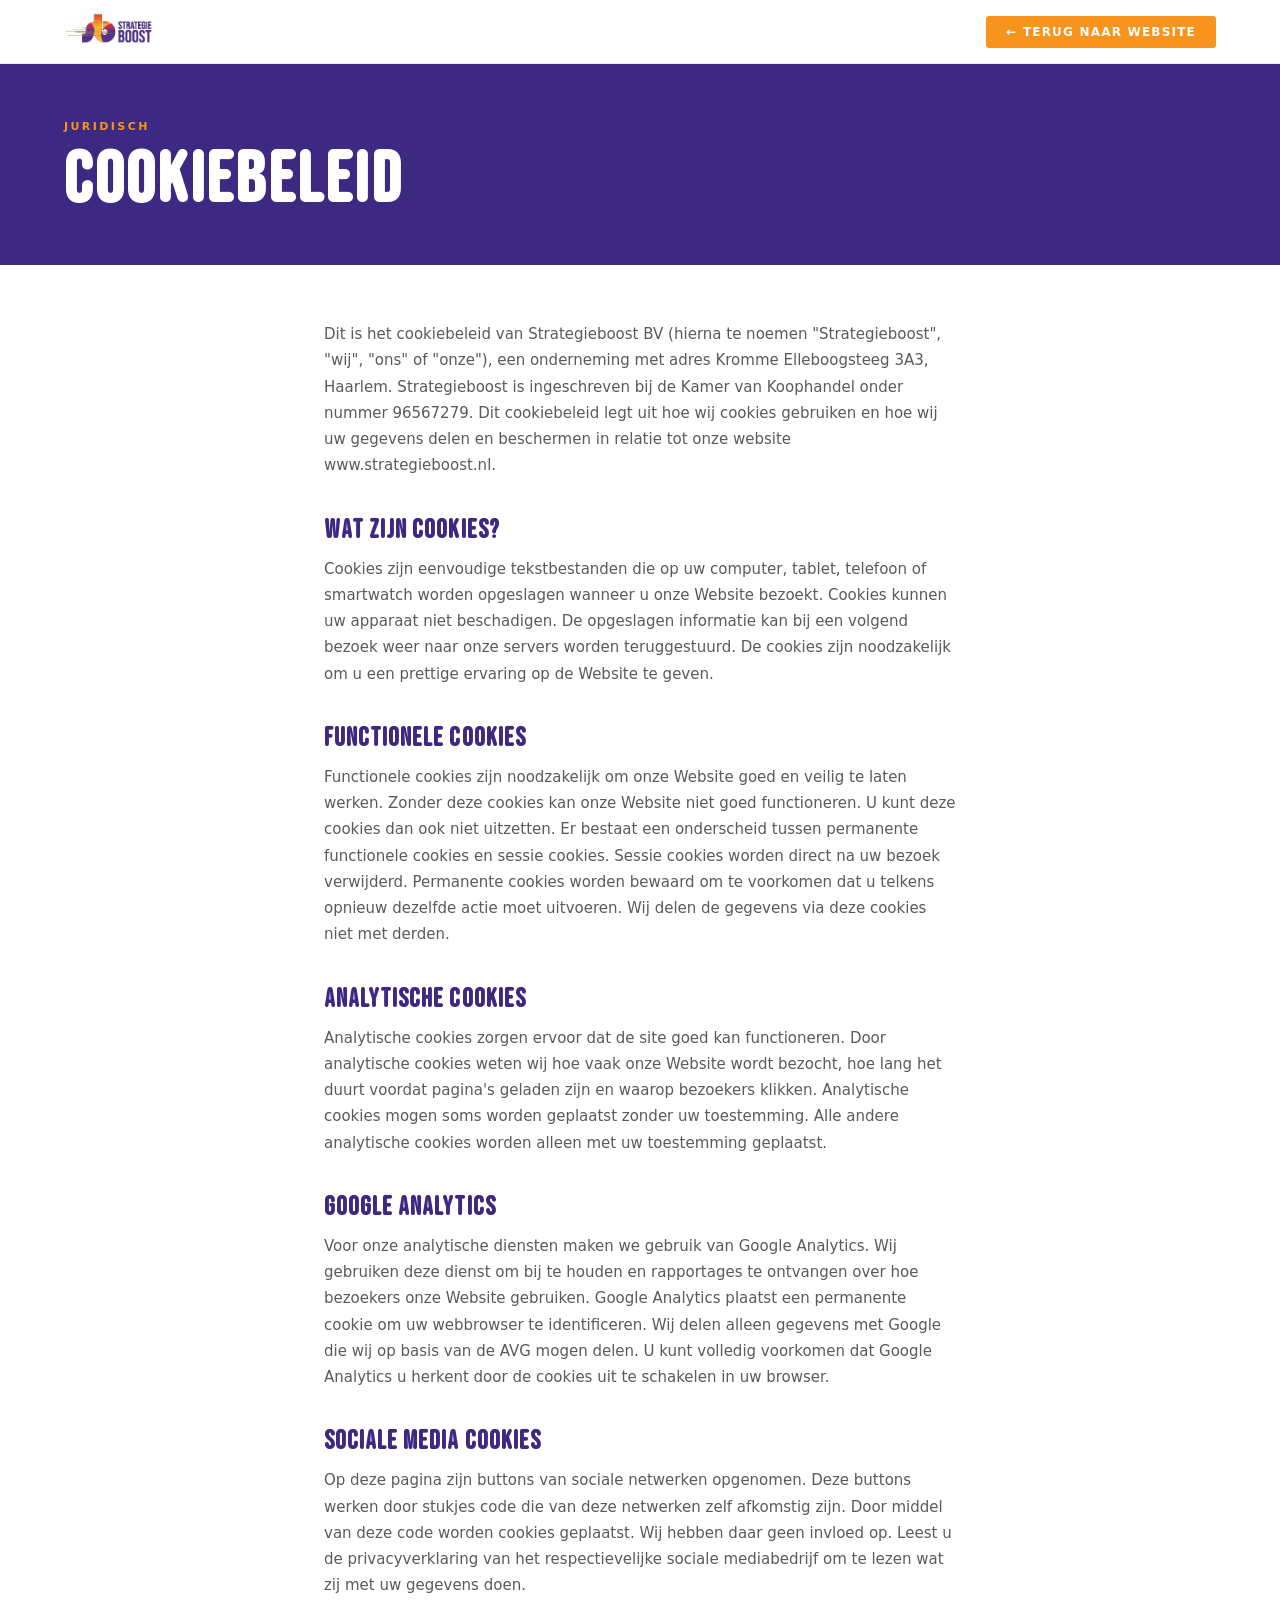
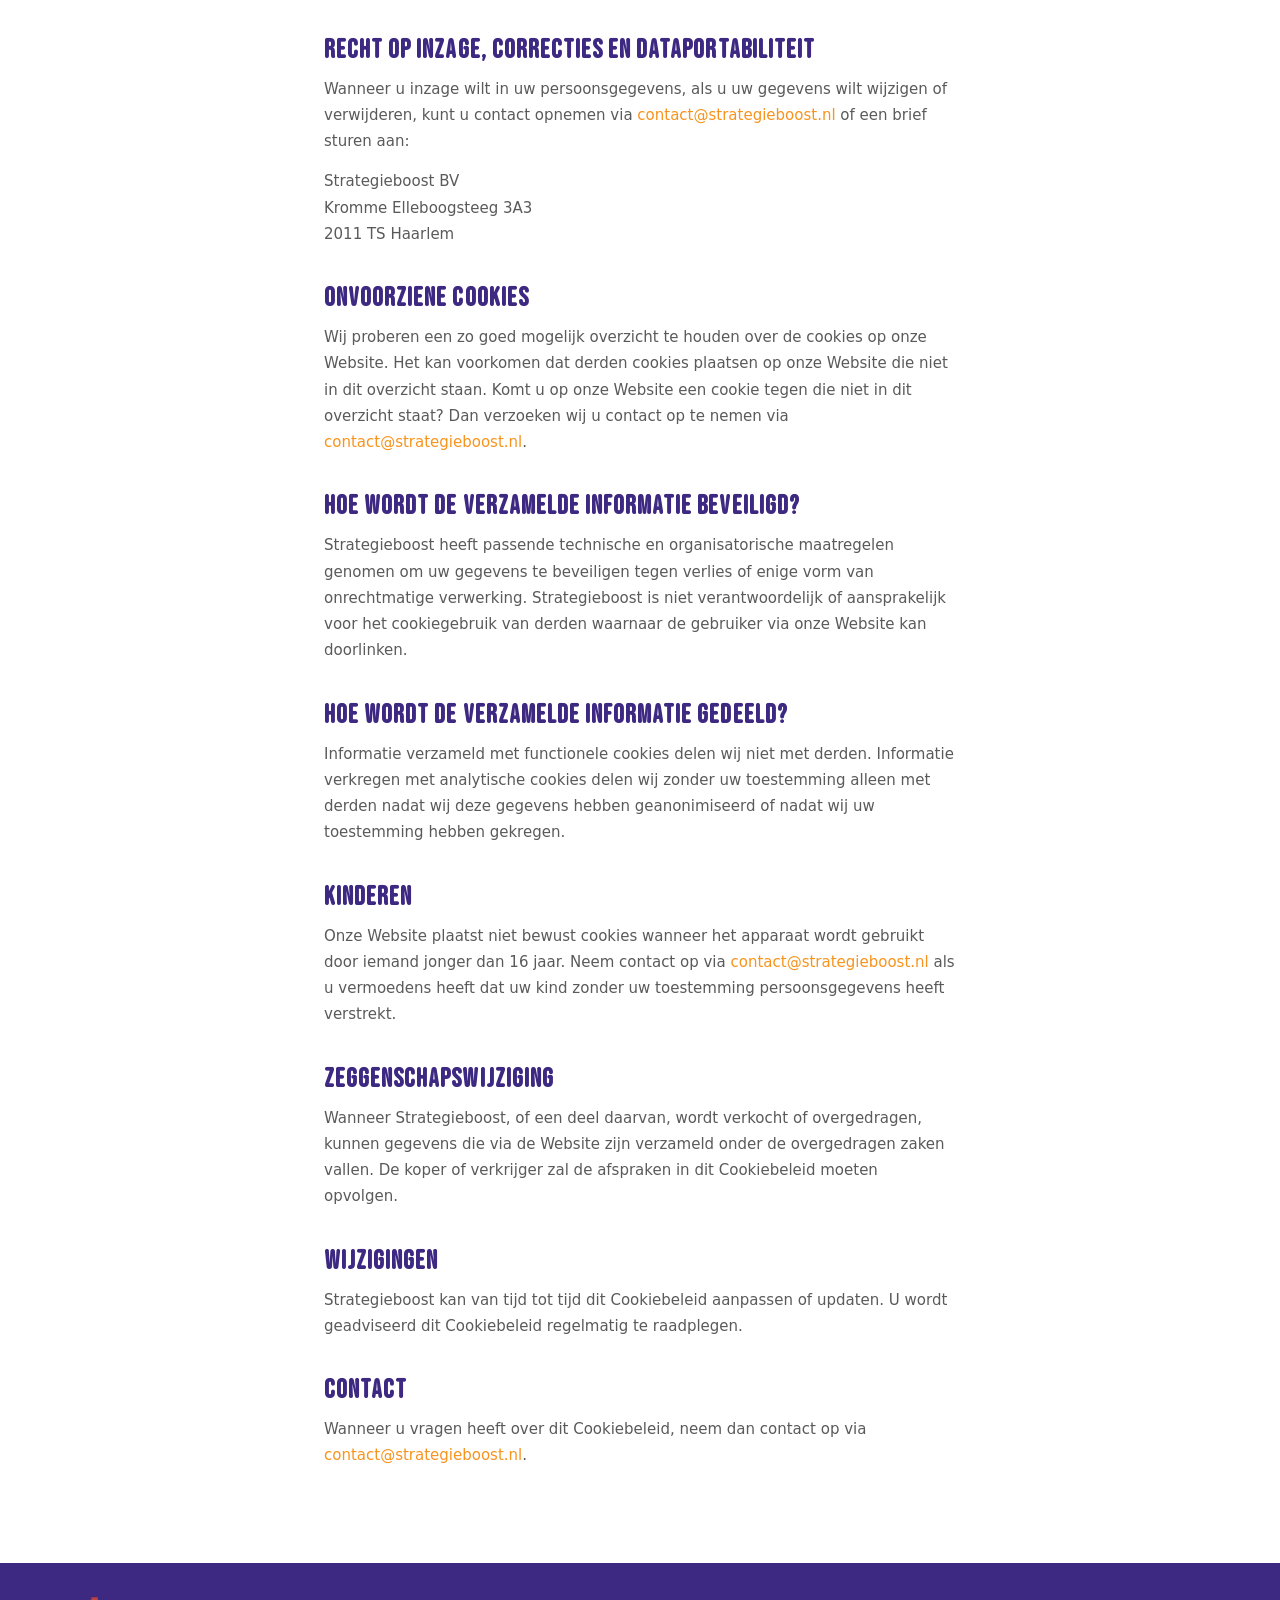
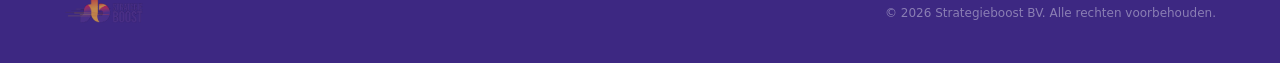
<file: cookiebeleid.html>
<!DOCTYPE html>
<html lang="nl">
<head>
<meta charset="utf-8">
<meta name="viewport" content="width=device-width, initial-scale=1">
<title>Cookiebeleid — Strategieboost</title>
<style>
@font-face {
  font-family: 'Bebas Neue Rounded';
  src: url('../BebasNeueRounded-Regular.woff2') format('woff2'),
       url('../BebasNeueRounded-Regular.ttf') format('truetype');
}
:root {
  --purple: #3D2882; --orange: #F7941D; --black: #161616;
  --mid: #5A5A5A; --bg: #fff;
  --font-display: 'Bebas Neue Rounded', Impact, sans-serif;
  --font-body: 'Segoe UI', system-ui, -apple-system, Arial, sans-serif;
}
*, *::before, *::after { box-sizing: border-box; margin: 0; padding: 0; }
body { font-family: var(--font-body); color: var(--black); background: var(--bg); -webkit-font-smoothing: antialiased; }
nav { position: sticky; top: 0; z-index: 100; display: flex; align-items: center; justify-content: space-between; padding: 0 clamp(24px,5vw,80px); height: 64px; background: rgba(255,255,255,0.95); backdrop-filter: blur(12px); border-bottom: 1px solid rgba(0,0,0,0.08); }
.nav-logo { display: flex; align-items: center; text-decoration: none; }
.nav-logo img { height: 40px; }
.nav-back { display: inline-flex; align-items: center; gap: 8px; background: var(--orange); color: #fff; font-family: var(--font-body); font-weight: 700; font-size: 12px; letter-spacing: 0.1em; text-transform: uppercase; border-radius: 3px; padding: 9px 20px; text-decoration: none; transition: opacity 0.15s; }
.nav-back:hover { opacity: 0.88; }
.legal-hero { background: var(--purple); padding: 56px clamp(24px,5vw,80px) 48px; }
.legal-hero-label { font-size: 11px; font-weight: 700; letter-spacing: 0.22em; text-transform: uppercase; color: var(--orange); margin-bottom: 12px; }
.legal-hero h1 { font-family: var(--font-display); font-size: clamp(40px,6vw,72px); color: #fff; letter-spacing: 0.04em; text-transform: uppercase; line-height: 1; }
.legal-body { max-width: 760px; margin: 0 auto; padding: 56px clamp(24px,5vw,80px) 80px; }
.legal-body h2 { font-family: var(--font-display); font-size: 26px; letter-spacing: 0.04em; text-transform: uppercase; color: var(--purple); margin: 36px 0 10px; }
.legal-body h3 { font-size: 15px; font-weight: 700; color: var(--black); margin: 24px 0 8px; }
.legal-body p { font-size: 15px; line-height: 1.75; color: var(--mid); margin-bottom: 14px; }
.legal-body ul { margin: 0 0 14px 24px; }
.legal-body li { font-size: 15px; line-height: 1.75; color: var(--mid); margin-bottom: 6px; }
.legal-body a { color: var(--orange); text-decoration: none; }
.legal-body a:hover { text-decoration: underline; }
.legal-body strong { color: var(--black); font-weight: 700; }
footer { background: var(--purple); padding: 32px clamp(24px,5vw,80px); display: flex; align-items: center; justify-content: space-between; flex-wrap: wrap; gap: 16px; }
footer img { height: 36px; opacity: 0.7; }
.footer-copy { font-size: 12px; color: rgba(255,255,255,0.4); }
</style>
</head>
<body>
<nav>
  <a href="../index.html" class="nav-logo">
    <img src="../logo-horizontal.png" alt="Strategieboost">
  </a>
  <a href="../index.html" class="nav-back">← Terug naar website</a>
</nav>
<div class="legal-hero">
  <div class="legal-hero-label">Juridisch</div>
  <h1>Cookiebeleid</h1>
</div>
<div class="legal-body">

<p>Dit is het cookiebeleid van Strategieboost BV (hierna te noemen "Strategieboost", "wij", "ons" of "onze"), een onderneming met adres Kromme Elleboogsteeg 3A3, Haarlem. Strategieboost is ingeschreven bij de Kamer van Koophandel onder nummer 96567279. Dit cookiebeleid legt uit hoe wij cookies gebruiken en hoe wij uw gegevens delen en beschermen in relatie tot onze website www.strategieboost.nl.</p>

<h2>Wat zijn cookies?</h2>
<p>Cookies zijn eenvoudige tekstbestanden die op uw computer, tablet, telefoon of smartwatch worden opgeslagen wanneer u onze Website bezoekt. Cookies kunnen uw apparaat niet beschadigen. De opgeslagen informatie kan bij een volgend bezoek weer naar onze servers worden teruggestuurd. De cookies zijn noodzakelijk om u een prettige ervaring op de Website te geven.</p>

<h2>Functionele cookies</h2>
<p>Functionele cookies zijn noodzakelijk om onze Website goed en veilig te laten werken. Zonder deze cookies kan onze Website niet goed functioneren. U kunt deze cookies dan ook niet uitzetten. Er bestaat een onderscheid tussen permanente functionele cookies en sessie cookies. Sessie cookies worden direct na uw bezoek verwijderd. Permanente cookies worden bewaard om te voorkomen dat u telkens opnieuw dezelfde actie moet uitvoeren. Wij delen de gegevens via deze cookies niet met derden.</p>

<h2>Analytische cookies</h2>
<p>Analytische cookies zorgen ervoor dat de site goed kan functioneren. Door analytische cookies weten wij hoe vaak onze Website wordt bezocht, hoe lang het duurt voordat pagina's geladen zijn en waarop bezoekers klikken. Analytische cookies mogen soms worden geplaatst zonder uw toestemming. Alle andere analytische cookies worden alleen met uw toestemming geplaatst.</p>

<h2>Google Analytics</h2>
<p>Voor onze analytische diensten maken we gebruik van Google Analytics. Wij gebruiken deze dienst om bij te houden en rapportages te ontvangen over hoe bezoekers onze Website gebruiken. Google Analytics plaatst een permanente cookie om uw webbrowser te identificeren. Wij delen alleen gegevens met Google die wij op basis van de AVG mogen delen. U kunt volledig voorkomen dat Google Analytics u herkent door de cookies uit te schakelen in uw browser.</p>

<h2>Sociale media cookies</h2>
<p>Op deze pagina zijn buttons van sociale netwerken opgenomen. Deze buttons werken door stukjes code die van deze netwerken zelf afkomstig zijn. Door middel van deze code worden cookies geplaatst. Wij hebben daar geen invloed op. Leest u de privacyverklaring van het respectievelijke sociale mediabedrijf om te lezen wat zij met uw gegevens doen.</p>

<h2>Recht op inzage, correcties en dataportabiliteit</h2>
<p>Wanneer u inzage wilt in uw persoonsgegevens, als u uw gegevens wilt wijzigen of verwijderen, kunt u contact opnemen via <a href="mailto:contact@strategieboost.nl">contact@strategieboost.nl</a> of een brief sturen aan:</p>
<p>Strategieboost BV<br>Kromme Elleboogsteeg 3A3<br>2011 TS Haarlem</p>

<h2>Onvoorziene cookies</h2>
<p>Wij proberen een zo goed mogelijk overzicht te houden over de cookies op onze Website. Het kan voorkomen dat derden cookies plaatsen op onze Website die niet in dit overzicht staan. Komt u op onze Website een cookie tegen die niet in dit overzicht staat? Dan verzoeken wij u contact op te nemen via <a href="mailto:contact@strategieboost.nl">contact@strategieboost.nl</a>.</p>

<h2>Hoe wordt de verzamelde informatie beveiligd?</h2>
<p>Strategieboost heeft passende technische en organisatorische maatregelen genomen om uw gegevens te beveiligen tegen verlies of enige vorm van onrechtmatige verwerking. Strategieboost is niet verantwoordelijk of aansprakelijk voor het cookiegebruik van derden waarnaar de gebruiker via onze Website kan doorlinken.</p>

<h2>Hoe wordt de verzamelde informatie gedeeld?</h2>
<p>Informatie verzameld met functionele cookies delen wij niet met derden. Informatie verkregen met analytische cookies delen wij zonder uw toestemming alleen met derden nadat wij deze gegevens hebben geanonimiseerd of nadat wij uw toestemming hebben gekregen.</p>

<h2>Kinderen</h2>
<p>Onze Website plaatst niet bewust cookies wanneer het apparaat wordt gebruikt door iemand jonger dan 16 jaar. Neem contact op via <a href="mailto:contact@strategieboost.nl">contact@strategieboost.nl</a> als u vermoedens heeft dat uw kind zonder uw toestemming persoonsgegevens heeft verstrekt.</p>

<h2>Zeggenschapswijziging</h2>
<p>Wanneer Strategieboost, of een deel daarvan, wordt verkocht of overgedragen, kunnen gegevens die via de Website zijn verzameld onder de overgedragen zaken vallen. De koper of verkrijger zal de afspraken in dit Cookiebeleid moeten opvolgen.</p>

<h2>Wijzigingen</h2>
<p>Strategieboost kan van tijd tot tijd dit Cookiebeleid aanpassen of updaten. U wordt geadviseerd dit Cookiebeleid regelmatig te raadplegen.</p>

<h2>Contact</h2>
<p>Wanneer u vragen heeft over dit Cookiebeleid, neem dan contact op via <a href="mailto:contact@strategieboost.nl">contact@strategieboost.nl</a>.</p>

</div>
<footer>
  <img src="../logo-horizontal.png" alt="Strategieboost">
  <span class="footer-copy">&copy; 2026 Strategieboost BV. Alle rechten voorbehouden.</span>
</footer>
</body>
</html>
</file>
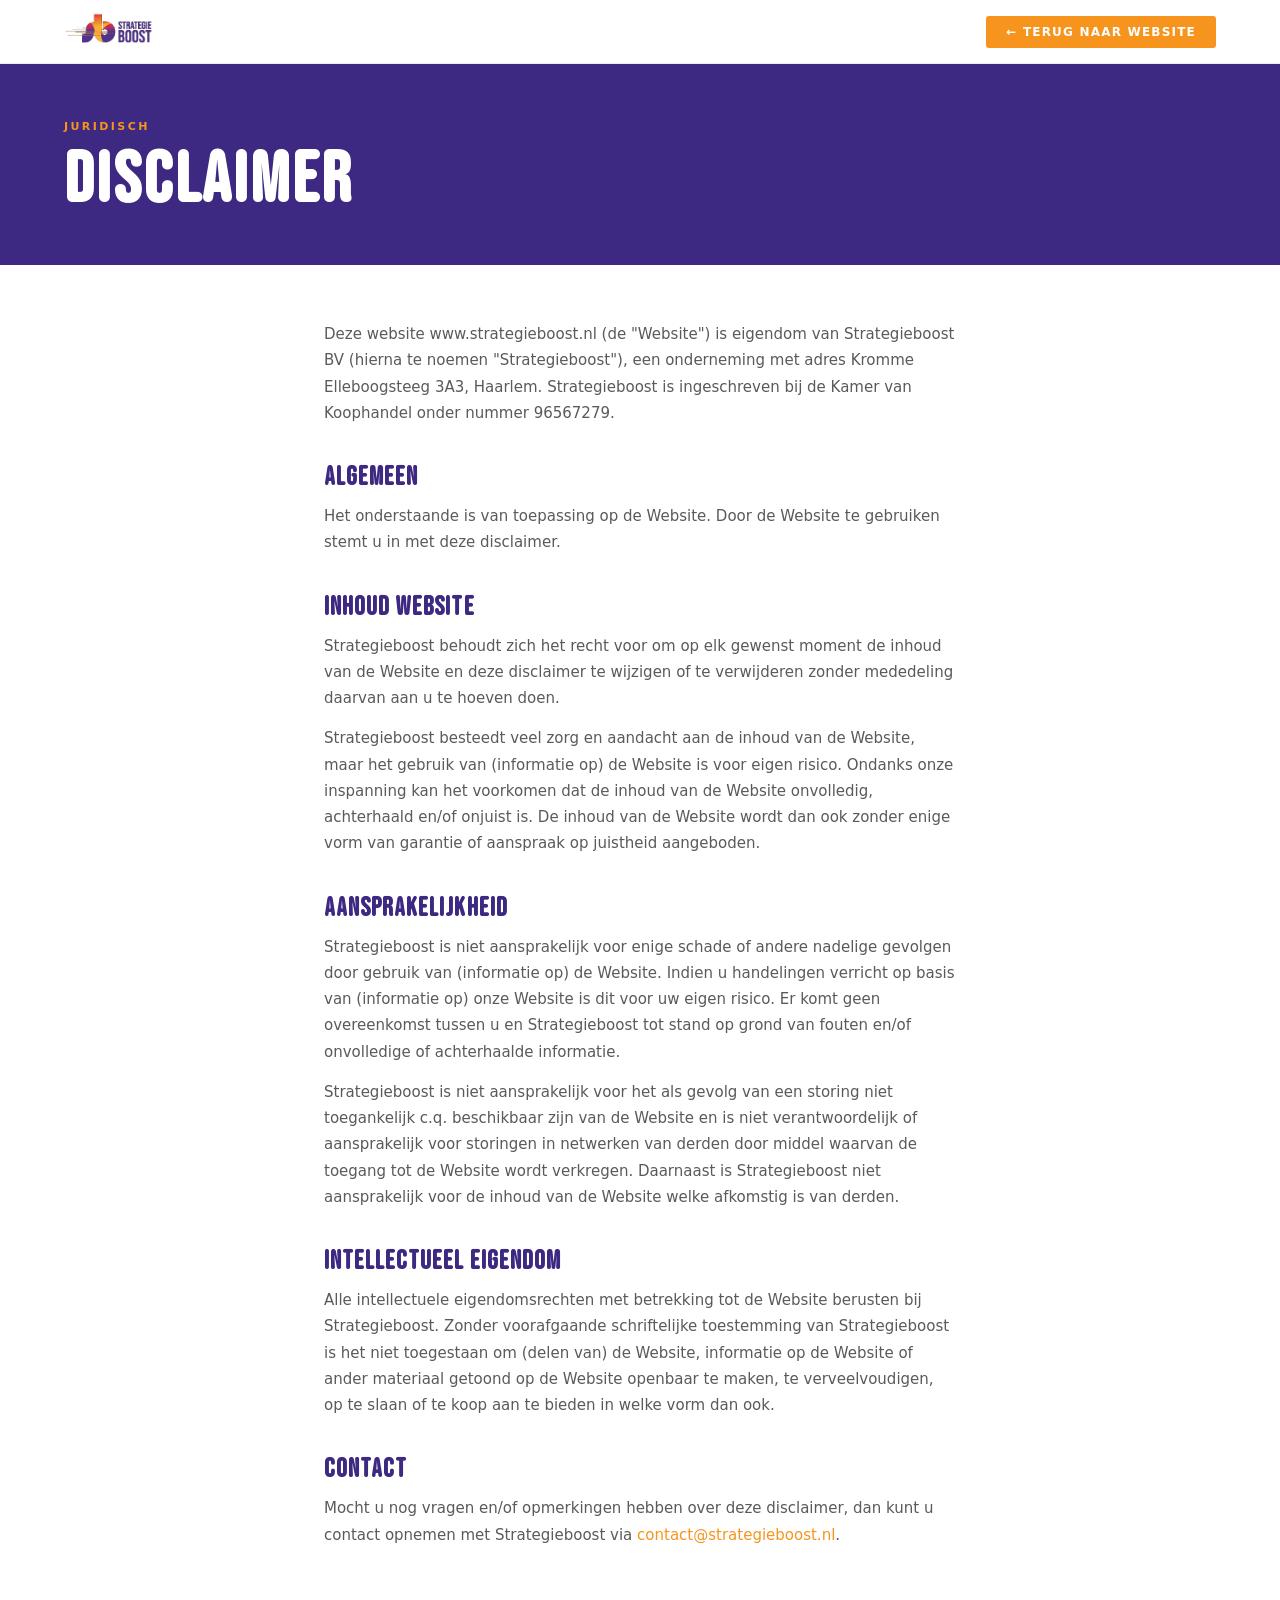
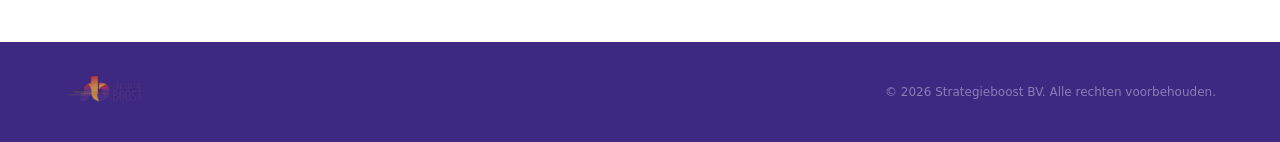
<file: disclaimer.html>
<!DOCTYPE html>
<html lang="nl">
<head>
<meta charset="utf-8">
<meta name="viewport" content="width=device-width, initial-scale=1">
<title>Disclaimer — Strategieboost</title>
<style>
@font-face {
  font-family: 'Bebas Neue Rounded';
  src: url('../BebasNeueRounded-Regular.woff2') format('woff2'),
       url('../BebasNeueRounded-Regular.ttf') format('truetype');
}
:root {
  --purple: #3D2882; --orange: #F7941D; --black: #161616;
  --mid: #5A5A5A; --bg: #fff;
  --font-display: 'Bebas Neue Rounded', Impact, sans-serif;
  --font-body: 'Segoe UI', system-ui, -apple-system, Arial, sans-serif;
}
*, *::before, *::after { box-sizing: border-box; margin: 0; padding: 0; }
body { font-family: var(--font-body); color: var(--black); background: var(--bg); -webkit-font-smoothing: antialiased; }
nav { position: sticky; top: 0; z-index: 100; display: flex; align-items: center; justify-content: space-between; padding: 0 clamp(24px,5vw,80px); height: 64px; background: rgba(255,255,255,0.95); backdrop-filter: blur(12px); border-bottom: 1px solid rgba(0,0,0,0.08); }
.nav-logo { display: flex; align-items: center; text-decoration: none; }
.nav-logo img { height: 40px; }
.nav-back { display: inline-flex; align-items: center; gap: 8px; background: var(--orange); color: #fff; font-family: var(--font-body); font-weight: 700; font-size: 12px; letter-spacing: 0.1em; text-transform: uppercase; border-radius: 3px; padding: 9px 20px; text-decoration: none; transition: opacity 0.15s; }
.nav-back:hover { opacity: 0.88; }
.legal-hero { background: var(--purple); padding: 56px clamp(24px,5vw,80px) 48px; }
.legal-hero-label { font-size: 11px; font-weight: 700; letter-spacing: 0.22em; text-transform: uppercase; color: var(--orange); margin-bottom: 12px; }
.legal-hero h1 { font-family: var(--font-display); font-size: clamp(40px,6vw,72px); color: #fff; letter-spacing: 0.04em; text-transform: uppercase; line-height: 1; }
.legal-body { max-width: 760px; margin: 0 auto; padding: 56px clamp(24px,5vw,80px) 80px; }
.legal-body h2 { font-family: var(--font-display); font-size: 26px; letter-spacing: 0.04em; text-transform: uppercase; color: var(--purple); margin: 36px 0 10px; }
.legal-body h3 { font-size: 15px; font-weight: 700; color: var(--black); margin: 24px 0 8px; }
.legal-body p { font-size: 15px; line-height: 1.75; color: var(--mid); margin-bottom: 14px; }
.legal-body ul { margin: 0 0 14px 24px; }
.legal-body li { font-size: 15px; line-height: 1.75; color: var(--mid); margin-bottom: 6px; }
.legal-body a { color: var(--orange); text-decoration: none; }
.legal-body a:hover { text-decoration: underline; }
.legal-body strong { color: var(--black); font-weight: 700; }
footer { background: var(--purple); padding: 32px clamp(24px,5vw,80px); display: flex; align-items: center; justify-content: space-between; flex-wrap: wrap; gap: 16px; }
footer img { height: 36px; opacity: 0.7; }
.footer-copy { font-size: 12px; color: rgba(255,255,255,0.4); }
</style>
</head>
<body>
<nav>
  <a href="../index.html" class="nav-logo">
    <img src="../logo-horizontal.png" alt="Strategieboost">
  </a>
  <a href="../index.html" class="nav-back">← Terug naar website</a>
</nav>
<div class="legal-hero">
  <div class="legal-hero-label">Juridisch</div>
  <h1>Disclaimer</h1>
</div>
<div class="legal-body">

<p>Deze website www.strategieboost.nl (de "Website") is eigendom van Strategieboost BV (hierna te noemen "Strategieboost"), een onderneming met adres Kromme Elleboogsteeg 3A3, Haarlem. Strategieboost is ingeschreven bij de Kamer van Koophandel onder nummer 96567279.</p>

<h2>Algemeen</h2>
<p>Het onderstaande is van toepassing op de Website. Door de Website te gebruiken stemt u in met deze disclaimer.</p>

<h2>Inhoud Website</h2>
<p>Strategieboost behoudt zich het recht voor om op elk gewenst moment de inhoud van de Website en deze disclaimer te wijzigen of te verwijderen zonder mededeling daarvan aan u te hoeven doen.</p>
<p>Strategieboost besteedt veel zorg en aandacht aan de inhoud van de Website, maar het gebruik van (informatie op) de Website is voor eigen risico. Ondanks onze inspanning kan het voorkomen dat de inhoud van de Website onvolledig, achterhaald en/of onjuist is. De inhoud van de Website wordt dan ook zonder enige vorm van garantie of aanspraak op juistheid aangeboden.</p>

<h2>Aansprakelijkheid</h2>
<p>Strategieboost is niet aansprakelijk voor enige schade of andere nadelige gevolgen door gebruik van (informatie op) de Website. Indien u handelingen verricht op basis van (informatie op) onze Website is dit voor uw eigen risico. Er komt geen overeenkomst tussen u en Strategieboost tot stand op grond van fouten en/of onvolledige of achterhaalde informatie.</p>
<p>Strategieboost is niet aansprakelijk voor het als gevolg van een storing niet toegankelijk c.q. beschikbaar zijn van de Website en is niet verantwoordelijk of aansprakelijk voor storingen in netwerken van derden door middel waarvan de toegang tot de Website wordt verkregen. Daarnaast is Strategieboost niet aansprakelijk voor de inhoud van de Website welke afkomstig is van derden.</p>

<h2>Intellectueel Eigendom</h2>
<p>Alle intellectuele eigendomsrechten met betrekking tot de Website berusten bij Strategieboost. Zonder voorafgaande schriftelijke toestemming van Strategieboost is het niet toegestaan om (delen van) de Website, informatie op de Website of ander materiaal getoond op de Website openbaar te maken, te verveelvoudigen, op te slaan of te koop aan te bieden in welke vorm dan ook.</p>

<h2>Contact</h2>
<p>Mocht u nog vragen en/of opmerkingen hebben over deze disclaimer, dan kunt u contact opnemen met Strategieboost via <a href="mailto:contact@strategieboost.nl">contact@strategieboost.nl</a>.</p>

</div>
<footer>
  <img src="../logo-horizontal.png" alt="Strategieboost">
  <span class="footer-copy">&copy; 2026 Strategieboost BV. Alle rechten voorbehouden.</span>
</footer>
</body>
</html>
</file>
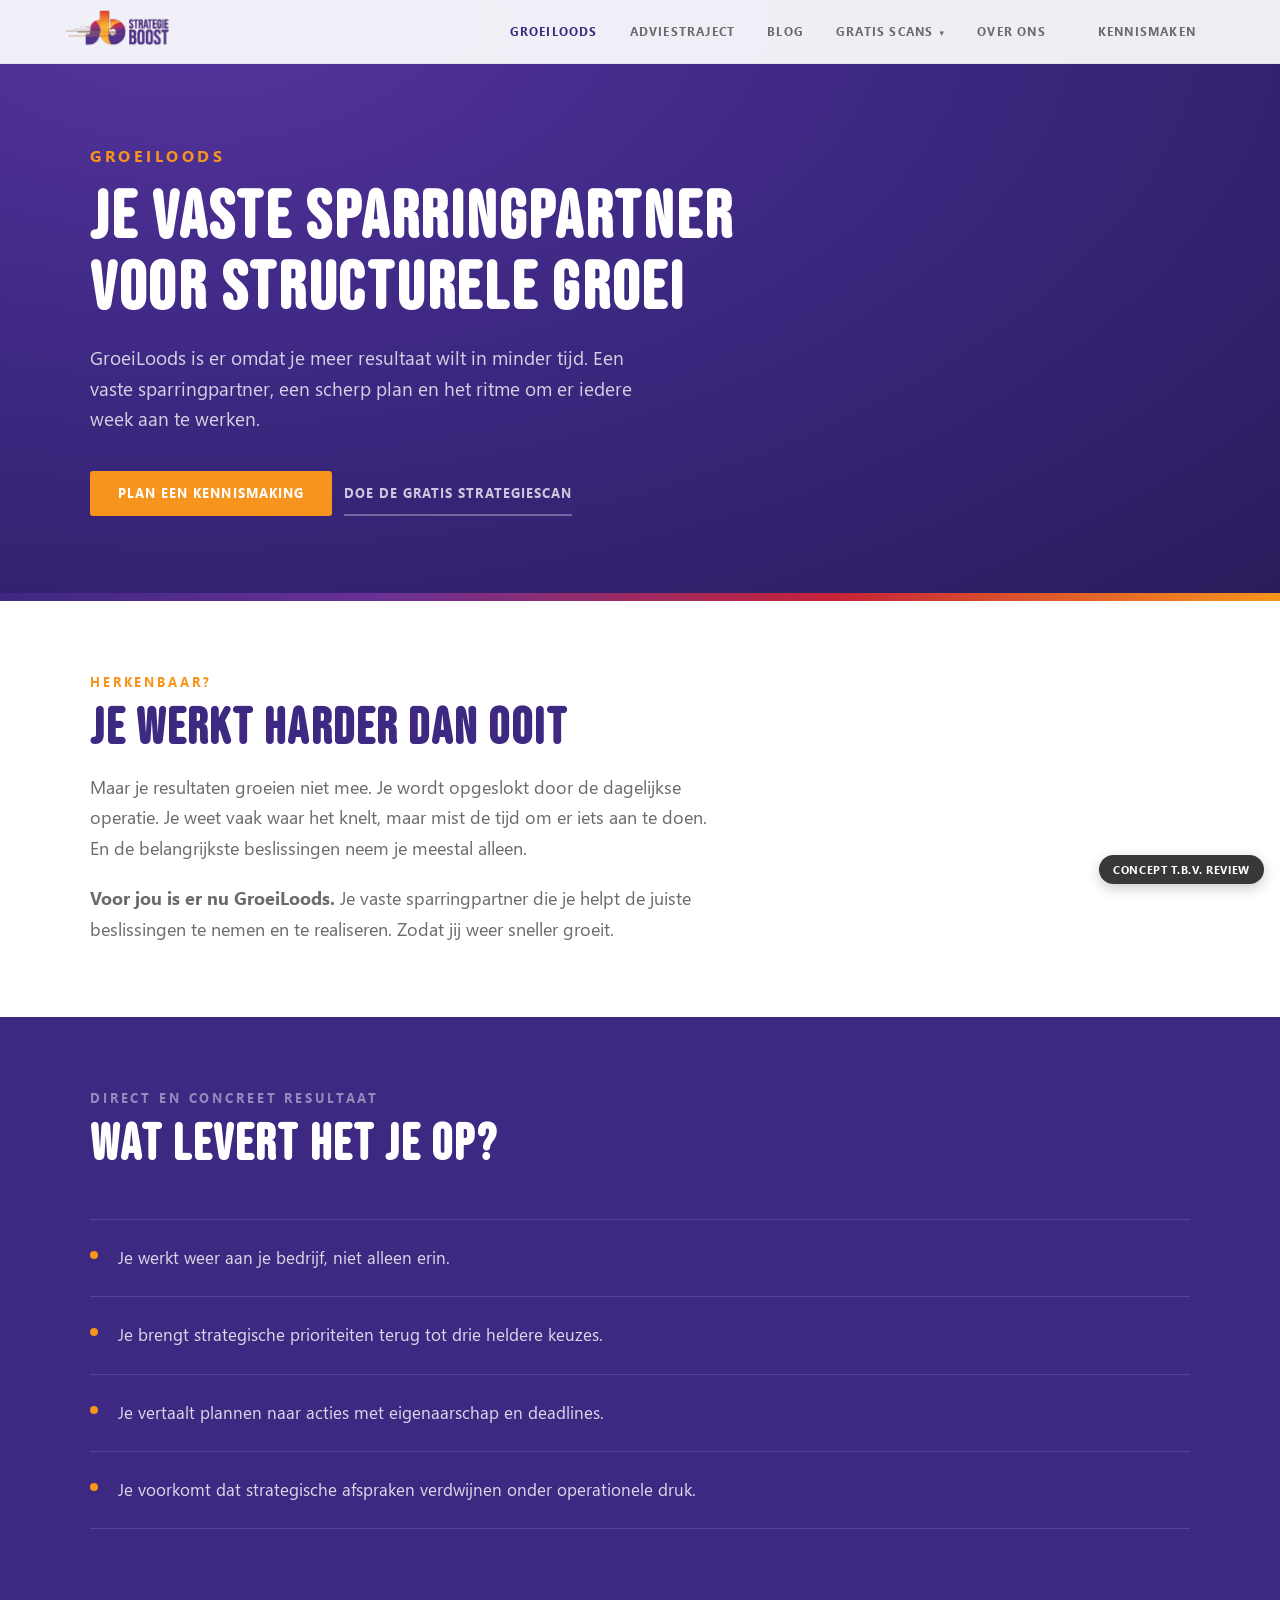
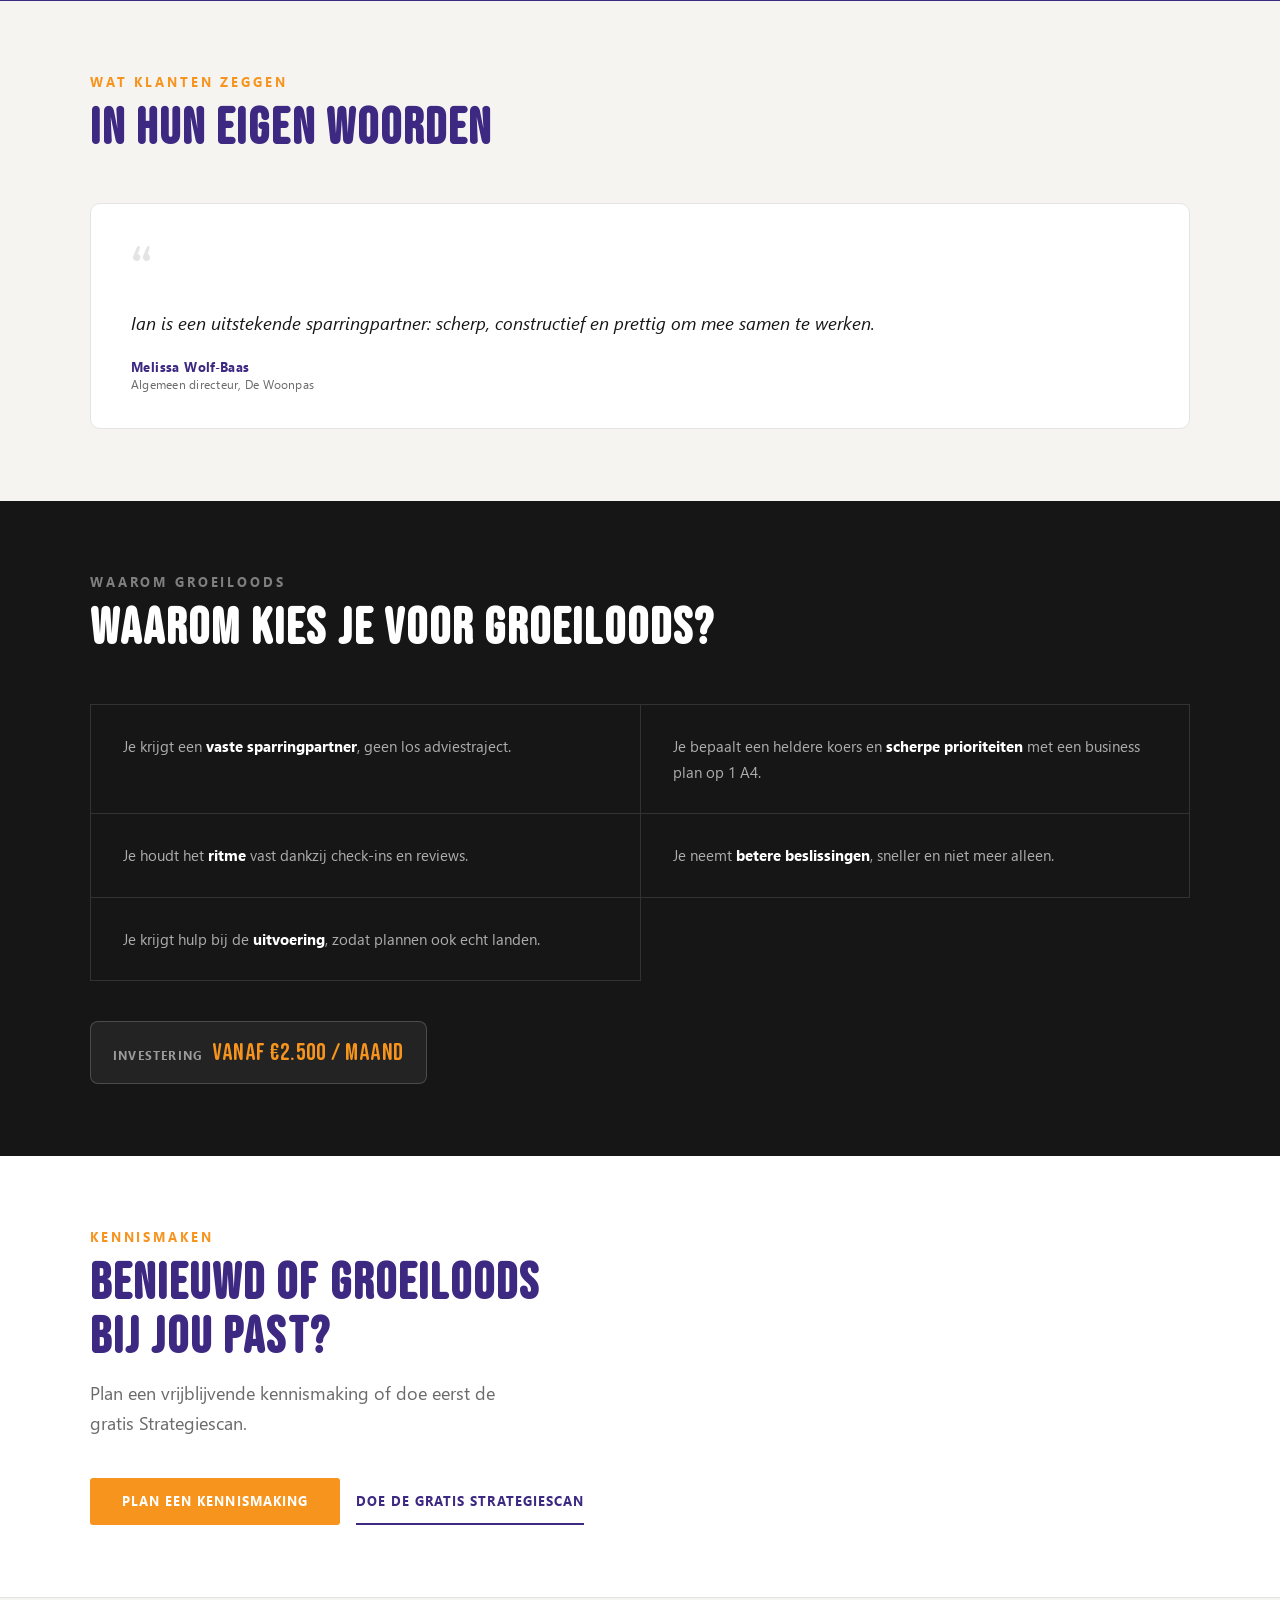
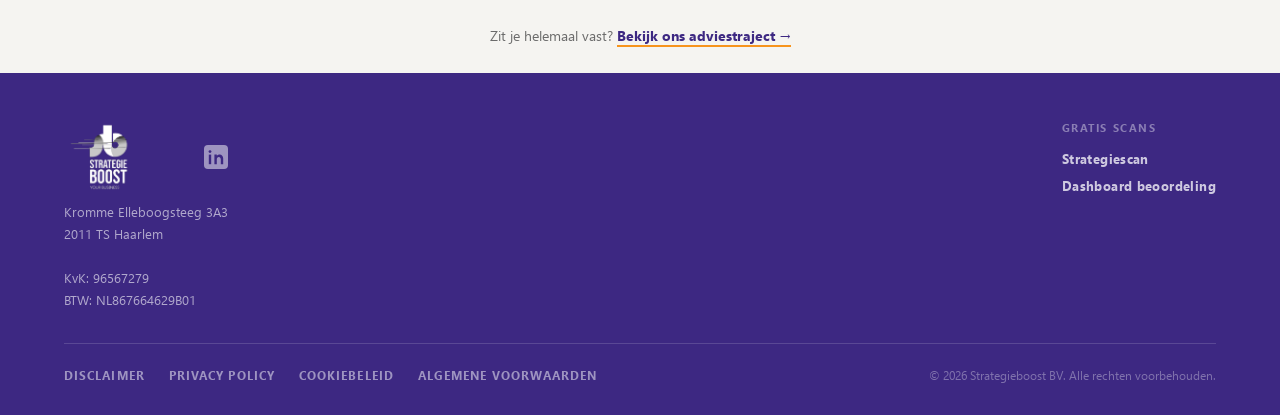
<file: groeiloods.html>
<!DOCTYPE html>
<html lang="nl">
<head>
<meta charset="utf-8">
<meta http-equiv="Content-Security-Policy" content="
    default-src 'self';
    script-src 'self' 'unsafe-inline' https://www.googletagmanager.com https://app.cal.eu https://cal.eu https://*.cal.eu https://app.cal.com https://*.cal.com;
    style-src 'self' 'unsafe-inline' https://fonts.googleapis.com https://app.cal.eu https://*.cal.eu;
    font-src 'self' data: https://fonts.gstatic.com https://app.cal.eu https://*.cal.eu;
    img-src 'self' data: https://*.cal.eu https://*.cal.com https://cal.eu https://cal.com https://www.googletagmanager.com;
    connect-src 'self' https://www.google-analytics.com https://analytics.google.com https://region1.google-analytics.com https://stats.g.doubleclick.net https://app.cal.eu https://cal.eu https://*.cal.eu https://app.cal.com https://*.cal.com;
    frame-src https://app.cal.eu https://cal.eu https://*.cal.eu https://app.cal.com https://*.cal.com;
    object-src 'none';
    base-uri 'self';
  ">
<meta name="referrer" content="strict-origin-when-cross-origin">
<meta http-equiv="X-Content-Type-Options" content="nosniff">
<meta name="viewport" content="width=device-width, initial-scale=1, viewport-fit=cover">
<meta name="description" content="GroeiLoods is er niet omdat het misgaat, maar omdat je vooruit wilt. Een vaste sparringpartner, een scherp plan en het ritme om er iedere week aan te werken.">
<title>GroeiLoods — Vaste sparringpartner voor structurele groei | Strategieboost</title>
<style>
@font-face {
  font-family: 'Bebas Neue Rounded';
  src: url('BebasNeueRounded-Regular.woff2') format('woff2'),
       url('BebasNeueRounded-Regular.woff') format('woff'),
       url('BebasNeueRounded-Regular.ttf') format('truetype');
  font-weight: 400;
  font-display: swap;
}
/* Segoe UI zelf ingesloten (echte merklettertype i.p.v. systeem-fallback,
   zodat het concept er ook op Mac/Linux exact zo uitziet als bedoeld). */
@font-face {
  font-family: 'Segoe UI';
  src: url('SegoeUI-Regular.ttf') format('truetype');
  font-weight: 400; font-style: normal; font-display: swap;
}
@font-face {
  font-family: 'Segoe UI';
  src: url('SegoeUI-Bold.ttf') format('truetype');
  font-weight: 700; font-style: normal; font-display: swap;
}
@font-face {
  font-family: 'Segoe UI';
  src: url('SegoeUI-Italic.ttf') format('truetype');
  font-weight: 400; font-style: italic; font-display: swap;
}
*, *::before, *::after { box-sizing: border-box; margin: 0; padding: 0; }
:root {
  --purple: #3D2882;
  --orange: #F7941D;
  --red: #C52339;
  --black: #161616;
  --dark: #2B2B2B;
  --mid: #6B6B6B;
  --rule: #E4E4E4;
  --bg: #fff;
  --bg-warm: #F5F4F1;
  --grad: linear-gradient(90deg, #3D2882 0%, #6B3194 30%, #C52339 65%, #F7941D 100%);
  --font-display: 'Bebas Neue Rounded', 'Bebas Neue', Impact, 'Arial Narrow', sans-serif;
  --font-body: -apple-system, 'Segoe UI', system-ui, BlinkMacSystemFont, 'Helvetica Neue', Arial, sans-serif;
  --max: 1100px;
  --pad: clamp(24px, 5vw, 80px);
}
html { scroll-behavior: smooth; }
body { font-family: var(--font-body); color: var(--black); background: var(--bg); -webkit-font-smoothing: antialiased; -webkit-text-size-adjust: 100%; text-size-adjust: 100%; }
a, button { -webkit-tap-highlight-color: transparent; }

/* ── CONCEPT-BADGE (alleen voor deze reviewversie, niet voor productie) ── */
.concept-badge {
  position: fixed; bottom: 16px; right: 16px; z-index: 200;
  background: var(--black); color: #fff; font-size: 11px; font-weight: 700;
  letter-spacing: 0.06em; text-transform: uppercase;
  padding: 8px 14px; border-radius: 999px; opacity: 0.85;
  font-family: var(--font-body); box-shadow: 0 4px 14px rgba(0,0,0,0.25);
  pointer-events: none;
}

/* ── NAV ── */
nav#nav {
  position: fixed; top: 0; left: 0; right: 0; z-index: 100;
  display: flex; align-items: center; justify-content: space-between;
  padding: 0 var(--pad); height: 64px;
  background: rgba(255,255,255,0.92); backdrop-filter: blur(12px);
  border-bottom: 1px solid var(--rule);
  transition: box-shadow 0.2s;
}
nav#nav.scrolled { box-shadow: 0 2px 16px rgba(0,0,0,0.06); }
.nav-logo { display: flex; align-items: center; gap: 10px; text-decoration: none; }
.nav-logo img { height: 48px; }
.nav-logo-fallback {
  font-family: var(--font-display); font-size: 20px; letter-spacing: 0.05em;
  color: var(--purple); text-transform: uppercase;
}
.nav-links { display: flex; align-items: center; gap: 32px; }
.nav-links a, .nav-links .nav-drop > button {
  font-size: 12px; font-weight: 700; letter-spacing: 0.1em; text-transform: uppercase;
  color: var(--mid); text-decoration: none; transition: color 0.15s;
  background: none; border: none; cursor: pointer; font-family: var(--font-body);
  display: flex; align-items: center; gap: 4px;
}
.nav-links a:hover, .nav-links .nav-drop > button:hover { color: var(--black); }
.nav-links a.active { color: var(--purple); }
.nav-cta {
  background: var(--orange); color: #fff;
  font-family: var(--font-body); font-weight: 700; font-size: 12px;
  letter-spacing: 0.1em; text-transform: uppercase;
  border: none; border-radius: 3px; padding: 9px 20px; cursor: pointer;
  text-decoration: none; transition: opacity 0.15s;
}
.nav-cta:hover { opacity: 0.88; }

/* Dropdown "Gratis scans" */
.nav-drop { position: relative; }
.nav-drop > button::after { content: '▾'; font-size: 9px; margin-left: 2px; }
.nav-drop-panel {
  position: absolute; top: 100%; left: 50%; transform: translateX(-50%);
  margin-top: 14px; background: #fff; border: 1px solid var(--rule); border-radius: 8px;
  box-shadow: 0 12px 32px rgba(0,0,0,0.12); min-width: 220px;
  padding: 8px; opacity: 0; visibility: hidden; transform: translateX(-50%) translateY(6px);
  transition: opacity 0.15s, transform 0.15s, visibility 0.15s;
}
.nav-drop:hover .nav-drop-panel, .nav-drop:focus-within .nav-drop-panel {
  opacity: 1; visibility: visible; transform: translateX(-50%) translateY(0);
}
.nav-drop-panel a {
  display: block; padding: 10px 12px; border-radius: 5px;
  font-size: 12px; font-weight: 700; letter-spacing: 0.06em; text-transform: uppercase;
  color: var(--black); text-decoration: none; white-space: nowrap;
}
.nav-drop-panel a:hover { background: #F4F3FC; color: var(--purple); }
.nav-drop-panel .drop-sub { display:block; font-size: 11px; font-weight: 400; letter-spacing: normal; text-transform: none; color: var(--mid); margin-top: 2px; }

/* ── Hamburgermenu ── */
.ham-btn {
  display: none;
  background: none; border: none; cursor: pointer;
  padding: 6px; border-radius: 6px;
  flex-direction: column; gap: 5px; align-items: center; justify-content: center;
  width: 36px; height: 36px;
}
.ham-btn span {
  display: block; width: 22px; height: 2px;
  background: var(--purple); border-radius: 2px;
  transition: all 0.25s ease;
}
.ham-btn.open span:nth-child(1) { transform: translateY(7px) rotate(45deg); }
.ham-btn.open span:nth-child(2) { opacity: 0; transform: scaleX(0); }
.ham-btn.open span:nth-child(3) { transform: translateY(-7px) rotate(-45deg); }

.mobile-menu {
  display: none;
  position: fixed; top: 64px; left: 0; right: 0; bottom: 0; overflow-y: auto;
  background: white;
  border-bottom: 2px solid var(--orange);
  box-shadow: 0 8px 32px rgba(0,0,0,0.12);
  z-index: 99;
  animation: slideDown 0.2s ease;
}
.mobile-menu.open { display: block; }
@keyframes slideDown {
  from { opacity: 0; transform: translateY(-8px); }
  to   { opacity: 1; transform: none; }
}
.mobile-menu a, .mobile-menu .mob-subhead {
  display: block; padding: 16px 24px;
  font-size: 13px; font-weight: 700;
  letter-spacing: 0.08em; text-transform: uppercase;
  color: var(--black); text-decoration: none;
  border-bottom: 1px solid var(--rule);
  transition: background 0.1s, color 0.1s;
}
.mobile-menu .mob-subhead { color: var(--mid); font-size: 11px; background: var(--bg-warm); }
.mobile-menu a.mob-sub { padding-left: 40px; font-size: 12px; color: var(--mid); }
.mobile-menu a:last-child { border-bottom: none; }
.mobile-menu a:hover { background: #F4F3FC; color: var(--purple); }
.mobile-menu a.mob-cta {
  background: var(--orange); color: white;
  text-align: center; letter-spacing: 0.12em;
}
.mobile-menu a.mob-cta:hover { opacity: 0.9; background: var(--orange); }

@media (max-width: 860px) {
  .ham-btn { display: flex; }
  .nav-links { display: none; }
}

/* ── HERO (homepage, met foto) ── */
.hero {
  position: relative; height: 100svh; min-height: 560px;
  display: flex; align-items: flex-end;
  overflow: hidden;
}
.hero-photo { position: absolute; inset: 0; overflow: hidden; background: var(--grad); }
.hero-photo img { width: 100%; height: 100%; object-fit: cover; object-position: center 30%; display: block; }
.hero-overlay {
  position: absolute; inset: 0;
  background: linear-gradient(to top, rgba(10,6,30,0.88) 0%, rgba(10,6,30,0.45) 45%, rgba(10,6,30,0.15) 100%);
}
.hero-content {
  position: relative; z-index: 2;
  padding: 0 var(--pad) clamp(12px, 2vh, 28px);
  max-width: calc(var(--max) + var(--pad) * 2);
  width: 100%;
}
.hero-eyebrow { font-size: 16px; font-weight: 900; letter-spacing: 0.22em; text-transform: uppercase; color: var(--orange); margin-bottom: 16px; }
.hero-line { display: block; }
.hero-title { font-family: var(--font-display); font-size: clamp(36px, 4vw, 58px); letter-spacing: 0.04em; text-transform: uppercase; line-height: 1.05; color: #fff; margin-bottom: 20px; }
.hero-sub { font-size: clamp(16px, 1.5vw, 20px); line-height: 1.6; color: rgba(255,255,255,0.72); max-width: 560px; margin-bottom: 36px; text-wrap: pretty; }
.hero-actions { display: flex; gap: 12px; flex-wrap: wrap; }

/* ── PAGE-HERO (subpagina's, zonder foto, merkgradient) ── */
.page-hero {
  position: relative; padding: calc(64px + clamp(56px, 9vh, 108px)) var(--pad) clamp(56px, 9vh, 96px);
  background: var(--purple); background: radial-gradient(120% 140% at 15% 0%, #55349e 0%, #3D2882 45%, #2a1c5c 100%);
  overflow: hidden;
}
.page-hero::after {
  content: ''; position: absolute; left: 0; right: 0; bottom: 0; height: 4px; background: var(--grad);
}
.page-hero-inner { position: relative; z-index: 2; max-width: var(--max); margin: 0 auto; }
.page-hero .hero-eyebrow { color: var(--orange); }
.page-hero .hero-title { color: #fff; font-size: clamp(40px, 5.5vw, 68px); margin-bottom: 18px; }
.page-hero .hero-sub { color: rgba(255,255,255,0.78); }

.btn-primary {
  display: inline-block; background: var(--orange); color: #fff;
  font-family: var(--font-body); font-weight: 700; font-size: 13px;
  letter-spacing: 0.08em; text-transform: uppercase;
  padding: 13px 28px; border-radius: 3px; text-decoration: none;
  transition: opacity 0.15s; border: none; cursor: pointer;
}
.btn-primary:hover { opacity: 0.88; }
.btn-ghost {
  display: inline-block; color: rgba(255,255,255,0.75);
  font-family: var(--font-body); font-weight: 700; font-size: 13px;
  letter-spacing: 0.08em; text-transform: uppercase;
  padding: 13px 0; text-decoration: none; border-bottom: 2px solid rgba(255,255,255,0.3);
  transition: color 0.15s, border-color 0.15s; background: none; cursor: pointer;
}
.btn-ghost:hover { color: #fff; border-color: #fff; }

/* ── GRAD LINE ── */
.grad-line { height: 4px; background: var(--grad); }

/* ── SECTIONS ── */
section { padding: clamp(64px, 8vh, 112px) var(--pad); }
.container { max-width: var(--max); margin: 0 auto; }
.section-label { font-size: 13px; font-weight: 700; letter-spacing: 0.22em; text-transform: uppercase; color: var(--orange); margin-bottom: 12px; }
.section-title { font-family: var(--font-display); font-size: clamp(36px, 4vw, 58px); letter-spacing: 0.04em; text-transform: uppercase; line-height: 1.05; color: var(--black); margin-bottom: 0; }
.section-title.purple { color: var(--purple); }
.section-title.white { color: #fff; }
.section-intro { font-size: 18px; line-height: 1.7; color: var(--mid); max-width: 620px; margin-top: 16px; text-wrap: pretty; }

/* ── KEUZEMOMENT (homepage) ── */
#keuze { background: var(--bg); }
.keuze-grid { display: grid; grid-template-columns: 1fr 1fr; gap: 1px; border: 1px solid var(--rule); margin-top: 56px; background: var(--rule); }
.keuze-card { padding: 44px 44px 40px; background: var(--bg); display: flex; flex-direction: column; transition: background 0.2s; }
.keuze-card:hover { background: #FAFAFC; }
.keuze-tag { font-size: 12px; font-weight: 700; letter-spacing: 0.14em; text-transform: uppercase; color: var(--orange); margin-bottom: 14px; }
.keuze-title { font-family: var(--font-display); font-size: 34px; letter-spacing: 0.03em; text-transform: uppercase; color: var(--purple); margin-bottom: 16px; line-height: 1.05; }
.keuze-body { font-size: 15px; line-height: 1.75; color: var(--mid); text-wrap: pretty; flex: 1; }
.keuze-link { display: inline-flex; align-items: center; gap: 6px; margin-top: 24px; font-weight: 700; font-size: 13px; letter-spacing: 0.08em; text-transform: uppercase; color: var(--purple); text-decoration: none; transition: gap 0.15s, color 0.15s; }
.keuze-link:hover { gap: 10px; color: var(--orange); }
@media (max-width: 720px) {
  .keuze-grid { grid-template-columns: 1fr; }
}

/* ── VOOR WIE ── */
#voor-wie { background: var(--bg); }
.voor-wie-grid { display: grid; grid-template-columns: 1fr 1fr; gap: 1px; border: 1px solid var(--rule); margin-top: 56px; }
.voor-wie-item { padding: 40px 44px 44px; background: var(--bg); }
.voor-wie-item:first-child { border-right: 1px solid var(--rule); }
.voor-wie-nr { font-family: var(--font-display); font-size: 56px; color: var(--rule); line-height: 1; margin-bottom: 8px; }
.voor-wie-title { font-family: var(--font-display); font-size: 30px; letter-spacing: 0.04em; text-transform: uppercase; color: var(--purple); margin-bottom: 16px; }
.voor-wie-body { font-size: 15px; line-height: 1.75; color: var(--mid); text-wrap: pretty; }
.voor-wie-body p + p { margin-top: 12px; }
.voor-wie-body strong { color: var(--black); font-weight: 700; }

/* ── WAT WE DOEN / DIENSTEN ── */
.sect-warm { background: var(--bg-warm); }
.diensten { margin-top: 56px; display: flex; flex-direction: column; }
.dienst { display: grid; grid-template-columns: 72px 1fr; gap: 0 32px; padding: 32px 0; border-bottom: 1px solid var(--rule); align-items: start; }
.dienst:first-child { border-top: 1px solid var(--rule); }
.dienst-nr { font-family: var(--font-display); font-size: 38px; color: var(--orange); line-height: 1; padding-top: 4px; }
.dienst-title { font-family: var(--font-display); font-size: 26px; letter-spacing: 0.04em; text-transform: uppercase; color: var(--black); margin-bottom: 8px; }
.dienst-body { font-size: 15px; line-height: 1.75; color: var(--mid); text-wrap: pretty; }

/* ── BATEN (lijst met puntjes, gekleurde achtergrond) ── */
.sect-purple { background: var(--purple); }
.sect-purple .section-label { color: rgba(255,255,255,0.45); }
.sect-purple .section-title { color: #fff; }
.baten-list { margin-top: 48px; display: flex; flex-direction: column; gap: 0; border-top: 1px solid rgba(255,255,255,0.12); }
.baat { display: flex; gap: 20px; align-items: flex-start; padding: 24px 0; border-bottom: 1px solid rgba(255,255,255,0.12); }
.baat-dot { width: 8px; height: 8px; border-radius: 50%; background: var(--orange); flex-shrink: 0; margin-top: 7px; }
.baat-text { font-size: 17px; line-height: 1.65; color: rgba(255,255,255,0.82); text-wrap: pretty; }

/* ── TEAM ── */
#wie-we-zijn, .sect-team { background: var(--bg); }
.team-grid { display: grid; grid-template-columns: 1fr 1fr; gap: 48px; margin-top: 56px; }
.team-photo { width: 220px; height: 220px; object-fit: cover; object-position: top; border-radius: 50%; display: block; margin-bottom: 24px; background: var(--grad); }
.team-name { font-family: var(--font-display); font-size: 28px; letter-spacing: 0.04em; text-transform: uppercase; color: var(--black); margin-bottom: 4px; }
.team-role { font-size: 11px; font-weight: 700; letter-spacing: 0.15em; text-transform: uppercase; color: var(--orange); margin-bottom: 14px; }
.team-bio { font-size: 15px; line-height: 1.75; color: var(--mid); text-wrap: pretty; }

/* ── WAAROM (dark grid) ── */
.sect-dark { background: var(--black); }
.sect-dark .section-title { color: #fff; }
.waarom-list { margin-top: 48px; display: grid; grid-template-columns: 1fr 1fr; gap: 0; border-top: 1px solid rgba(255,255,255,0.12); border-left: 1px solid rgba(255,255,255,0.12); }
.waarom-item { padding: 28px 32px; border-right: 1px solid rgba(255,255,255,0.12); border-bottom: 1px solid rgba(255,255,255,0.12); }
.waarom-text { font-size: 15px; line-height: 1.75; color: rgba(255,255,255,0.65); text-wrap: pretty; }
.waarom-text strong { color: #fff; }
@media (max-width: 720px) { .waarom-list { grid-template-columns: 1fr; } }

/* ── PRIJSBADGE ── */
.price-badge {
  margin-top: 40px; display: inline-flex; align-items: baseline; gap: 10px;
  background: rgba(255,255,255,0.06); border: 1px solid rgba(255,255,255,0.18);
  border-radius: 8px; padding: 16px 22px;
}
.price-badge .price-label { font-size: 12px; font-weight: 700; letter-spacing: 0.1em; text-transform: uppercase; color: rgba(255,255,255,0.55); }
.price-badge .price-amount { font-family: var(--font-display); font-size: 24px; letter-spacing: 0.02em; color: var(--orange); }

/* ── TESTIMONIALS ── */
.sect-testi { background: var(--bg-warm); }
.testi-grid { margin-top: 48px; display: grid; grid-template-columns: 1fr; gap: 24px; }
.testi-grid.cols-2 { grid-template-columns: 1fr 1fr; }
.testi-card { background: #fff; border: 1px solid var(--rule); border-radius: 10px; padding: 36px 40px; position: relative; }
.testi-mark { font-family: var(--font-display); font-size: 64px; color: var(--rule); line-height: 1; margin-bottom: 4px; }
.testi-quote { font-size: 18px; line-height: 1.65; color: var(--black); text-wrap: pretty; font-style: italic; }
.testi-attr { margin-top: 20px; font-size: 13px; font-weight: 700; letter-spacing: 0.03em; color: var(--purple); text-transform: none; }
.testi-attr span { display: block; font-weight: 400; color: var(--mid); font-size: 12px; margin-top: 2px; letter-spacing: 0.02em; }
@media (max-width: 720px) { .testi-grid.cols-2 { grid-template-columns: 1fr; } }

/* ── KRUISLINK-BAND ── */
.crosslink { background: var(--bg-warm); border-top: 1px solid var(--rule); padding: 28px var(--pad); text-align: center; }
.crosslink p { font-size: 14px; color: var(--mid); }
.crosslink a { color: var(--purple); font-weight: 700; text-decoration: none; border-bottom: 2px solid var(--orange); }
.crosslink a:hover { color: var(--orange); }

/* ── CONTACT / CTA ── */
.sect-contact { background: var(--bg); }
.contact-sub { font-size: 18px; line-height: 1.65; color: var(--mid); max-width: 520px; margin-top: 14px; text-wrap: pretty; }
.contact-actions { display: flex; gap: 16px; flex-wrap: wrap; margin-top: 40px; }
.btn-contact {
  display: inline-block; background: var(--orange); color: #fff;
  font-family: var(--font-body); font-weight: 700; font-size: 13px;
  letter-spacing: 0.08em; text-transform: uppercase;
  padding: 14px 32px; border-radius: 3px; text-decoration: none;
  transition: opacity 0.15s; border: none; cursor: pointer;
}
.btn-contact:hover { opacity: 0.88; }
.btn-contact-outline {
  display: inline-block; color: var(--purple);
  font-family: var(--font-body); font-weight: 700; font-size: 13px;
  letter-spacing: 0.08em; text-transform: uppercase;
  padding: 14px 0; text-decoration: none; border-bottom: 2px solid var(--purple);
  transition: color 0.15s, border-color 0.15s; background: none; cursor: pointer;
}
.btn-contact-outline:hover { color: var(--orange); border-color: var(--orange); }
.contact-inner { display: flex; justify-content: space-between; align-items: flex-start; gap: 32px; }
.footer-logo-img { height: 120px; width: auto; max-width: 320px; opacity: 1; flex-shrink: 0; margin-top: 8px; }

/* ── FOTO-PLACEHOLDER FALLBACK ──
   Als de echte bestandsnaam (identiek aan de huidige site) niet gevonden wordt,
   toont het element een label i.p.v. een kapot beeld-icoon. Zet echte foto's met
   dezelfde bestandsnaam in deze map en de placeholder verdwijnt vanzelf. */
.photo-frame { position: relative; background: var(--grad); overflow: hidden; }
.photo-frame.img-missing::after {
  content: attr(data-caption);
  position: absolute; inset: 0; display: flex; align-items: center; justify-content: center;
  text-align: center; padding: 16px; font-size: 12px; font-weight: 700; letter-spacing: 0.05em;
  text-transform: uppercase; color: rgba(255,255,255,0.92); line-height: 1.5;
  background: linear-gradient(135deg, rgba(61,40,130,0.55), rgba(197,35,57,0.45));
}
.hero-photo.img-missing::after { font-size: 14px; }

/* ── FOOTER ── */
footer { background: var(--purple); padding: 48px var(--pad) 32px; }
.footer-top { display: flex; justify-content: space-between; align-items: flex-start; flex-wrap: wrap; gap: 32px 48px; padding-bottom: 32px; border-bottom: 1px solid rgba(255,255,255,0.15); }
.footer-info-name { font-family: var(--font-display); font-size: 20px; letter-spacing: 0.06em; color: #fff; margin-bottom: 10px; }
.footer-logo-mark { height: 72px; width: auto; display: block; }
.footer-info p { font-size: 13px; line-height: 1.7; color: rgba(255,255,255,0.6); }
.footer-info a { color: rgba(255,255,255,0.6); text-decoration: none; }
.footer-info a:hover { color: #fff; }
.footer-tools { display: flex; flex-direction: column; gap: 10px; }
.footer-col-title { font-size: 11px; font-weight: 700; letter-spacing: 0.14em; text-transform: uppercase; color: rgba(255,255,255,0.4); margin-bottom: 6px; }
.footer-tools a { font-size: 13px; font-weight: 700; letter-spacing: 0.03em; color: rgba(255,255,255,0.75); text-decoration: none; }
.footer-tools a:hover { color: #fff; }
.footer-bottom { display: flex; justify-content: space-between; align-items: center; flex-wrap: wrap; gap: 12px; padding-top: 24px; }
.footer-bottom-left { display: flex; align-items: center; gap: 16px; }
.footer-legal { display: flex; gap: 24px; flex-wrap: wrap; align-items: center; }
.footer-legal a { font-size: 12px; font-weight: 700; letter-spacing: 0.09em; text-transform: uppercase; color: rgba(255,255,255,0.5); text-decoration: none; transition: color 0.15s; }
.footer-legal a:hover { color: #fff; }
.footer-copy { font-size: 12px; color: rgba(255,255,255,0.35); }
.footer-linkedin svg { display: block; }
.footer-linkedin { opacity: 0.5; transition: opacity 0.15s; }
.footer-linkedin:hover { opacity: 1; }

@media (max-width: 720px) {
  .team-grid { grid-template-columns: 1fr; gap: 40px; }
  .voor-wie-grid { grid-template-columns: 1fr; }
  .voor-wie-item:first-child { border-right: none; border-bottom: 1px solid var(--rule); }
  .dienst { grid-template-columns: 48px 1fr; }
  .hero-photo img { object-position: center 20%; }
  .footer-logo-img { width: 100%; max-width: 240px; height: auto; margin-top: 0; }
  .footer-bottom { flex-direction: column; align-items: flex-start; gap: 16px; }
  .footer-legal { flex-direction: column; gap: 10px; align-items: flex-start; }
  .footer-bottom-left { flex-wrap: wrap; }
  .contact-inner { flex-direction: column; align-items: center; text-align: center; }
  .contact-inner .footer-logo-img { order: 10; margin-top: 32px; max-width: 220px; }
  .contact-content { max-width: 100%; }
  .contact-sub { max-width: 100%; }
  .contact-actions { flex-wrap: nowrap; justify-content: center; gap: 20px; }
  .btn-contact { padding: 12px 20px; font-size: 12px; white-space: nowrap; }
  .btn-contact-outline { font-size: 12px; white-space: nowrap; }
}
</style>
<script type="text/javascript">
(function (C, A, L) {
  let p = function (a, ar) { a.q.push(ar); };
  let d = C.document;
  C.Cal = C.Cal || function () {
    let cal = C.Cal; let ar = arguments;
    if (!cal.loaded) { cal.ns = {}; cal.q = cal.q || []; d.head.appendChild(d.createElement("script")).src = A; cal.loaded = true; }
    if (ar[0] === L) { const api = function () { p(api, arguments); }; const namespace = ar[1]; api.q = api.q || []; typeof namespace === "string" ? (cal.ns[namespace] = api) && p(api, ar) : p(cal, ar); return; }
    p(cal, ar);
  };
})(window, "https://app.cal.eu/embed/embed.js", "init");
Cal("init", "kennismakingsgesprek", { origin: "https://cal.eu" });
Cal.ns["kennismakingsgesprek"]("ui", {
  styles: { branding: { brandColor: "#F7941D" } },
  hideEventTypeDetails: false,
  layout: "month_view"
});
Cal("init", "groeiloods-kennismaking", { origin: "https://cal.eu" });
Cal.ns["groeiloods-kennismaking"]("ui", {
  styles: { branding: { brandColor: "#F7941D" } },
  hideEventTypeDetails: false,
  layout: "month_view"
});
</script>
</head>
<body>
<nav id="nav">
  <a href="index.html" class="nav-logo">
    <img src="logo-horizontal.png" alt="Strategieboost" style="height:48px;width:auto;display:block;"
         onerror="this.replaceWith(Object.assign(document.createElement('span'),{className:'nav-logo-fallback',textContent:'Strategieboost'}))">
  </a>
  <div class="nav-links">
    <a href="groeiloods.html" class="active">GroeiLoods</a>
    <a href="adviestraject.html">Adviestraject</a>
    <a href="blog.html">Blog</a>
    <div class="nav-drop">
      <button type="button">Gratis scans</button>
      <div class="nav-drop-panel">
        <a href="strategiescan.html">Strategiescan<span class="drop-sub">Gratis analyse van je strategie</span></a>
        <a href="dashboardscan.html">Dashboard beoordeling<span class="drop-sub">Beoordeel je stuurinformatie</span></a>
      </div>
    </div>
    <a href="over-ons.html">Over ons</a>
    <a class="nav-cta" data-cal-link="ian-meinoud/kennismakingsgesprek" data-cal-namespace="kennismakingsgesprek" data-cal-config='{"layout":"month_view"}' href="#">Kennismaken</a>
  </div>
  <button class="ham-btn" id="hamBtn" aria-label="Menu openen" onclick="toggleHamMenu()">
    <span></span><span></span><span></span>
  </button>
</nav>

<div class="mobile-menu" id="mobileMenu">
  <a href="groeiloods.html">GroeiLoods</a>
  <a href="adviestraject.html">Adviestraject</a>
  <a href="blog.html">Blog</a>
  <div class="mob-subhead">Gratis scans</div>
  <a class="mob-sub" href="strategiescan.html">Strategiescan</a>
  <a class="mob-sub" href="dashboardscan.html">Dashboard beoordeling</a>
  <a href="over-ons.html">Over ons</a>
  <a class="mob-cta" data-cal-link="ian-meinoud/kennismakingsgesprek" data-cal-namespace="kennismakingsgesprek" data-cal-config='{"layout":"month_view"}' href="#" onclick="closeHamMenu()">Kennismaken</a>
</div>
<div class="page-hero">
  <div class="page-hero-inner">
    <div class="hero-eyebrow">GroeiLoods</div>
    <h1 class="hero-title"><span class="hero-line">Je vaste sparringpartner</span><span class="hero-line">voor structurele groei</span></h1>
    <p class="hero-sub">GroeiLoods is er omdat je meer resultaat wilt in minder tijd. Een vaste sparringpartner, een scherp plan en het ritme om er iedere week aan te werken.</p>
    <div class="hero-actions">
      <a class="btn-primary" data-cal-link="ian-meinoud/groeiloods-kennismaking" data-cal-namespace="groeiloods-kennismaking" data-cal-config='{"layout":"month_view"}' href="#">Plan een kennismaking</a>
      <a href="strategiescan.html" class="btn-ghost">Doe de gratis Strategiescan</a>
    </div>
  </div>
</div>
<div class="grad-line"></div>

<section id="groeiloods-intro">
  <div class="container">
    <div class="section-label">Herkenbaar?</div>
    <h2 class="section-title purple">Je werkt harder dan ooit</h2>
    <p class="section-intro">Maar je resultaten groeien niet mee. Je wordt opgeslokt door de dagelijkse operatie. Je weet vaak waar het knelt, maar mist de tijd om er iets aan te doen. En de belangrijkste beslissingen neem je meestal alleen.</p>
    <p class="section-intro" style="margin-top:20px;"><strong>Voor jou is er nu GroeiLoods.</strong> Je vaste sparringpartner die je helpt de juiste beslissingen te nemen en te realiseren. Zodat jij weer sneller groeit.</p>
  </div>
</section>

<section class="sect-purple" id="groeiloods-oplevert">
  <div class="container">
    <div class="section-label">Direct en concreet resultaat</div>
    <h2 class="section-title">Wat levert het je op?</h2>
    <div class="baten-list">
      <div class="baat"><div class="baat-dot"></div><div class="baat-text">Je werkt weer aan je bedrijf, niet alleen erin.</div></div>
      <div class="baat"><div class="baat-dot"></div><div class="baat-text">Je brengt strategische prioriteiten terug tot drie heldere keuzes.</div></div>
      <div class="baat"><div class="baat-dot"></div><div class="baat-text">Je vertaalt plannen naar acties met eigenaarschap en deadlines.</div></div>
      <div class="baat"><div class="baat-dot"></div><div class="baat-text">Je voorkomt dat strategische afspraken verdwijnen onder operationele druk.</div></div>
    </div>
  </div>
</section>

<section class="sect-testi" id="groeiloods-testimonial">
  <div class="container">
    <div class="section-label">Wat klanten zeggen</div>
    <h2 class="section-title purple">In hun eigen woorden</h2>
    <div class="testi-grid">
      <div class="testi-card">
        <div class="testi-mark">&ldquo;</div>
        <p class="testi-quote">Ian is een uitstekende sparringpartner: scherp, constructief en prettig om mee samen te werken.</p>
        <div class="testi-attr">Melissa Wolf-Baas<span>Algemeen directeur, De Woonpas</span></div>
      </div>
    </div>
  </div>
</section>

<section class="sect-dark" id="groeiloods-waarom">
  <div class="container">
    <div class="section-label" style="color:rgba(255,255,255,0.45);">Waarom GroeiLoods</div>
    <h2 class="section-title">Waarom kies je voor GroeiLoods?</h2>
    <div class="waarom-list">
      <div class="waarom-item"><p class="waarom-text">Je krijgt een <strong>vaste sparringpartner</strong>, geen los adviestraject.</p></div>
      <div class="waarom-item"><p class="waarom-text">Je bepaalt een heldere koers en <strong>scherpe prioriteiten</strong> met een business plan op 1 A4.</p></div>
      <div class="waarom-item"><p class="waarom-text">Je houdt het <strong>ritme</strong> vast dankzij check-ins en reviews.</p></div>
      <div class="waarom-item"><p class="waarom-text">Je neemt <strong>betere beslissingen</strong>, sneller en niet meer alleen.</p></div>
      <div class="waarom-item"><p class="waarom-text">Je krijgt hulp bij de <strong>uitvoering</strong>, zodat plannen ook echt landen.</p></div>
    </div>
    <div class="price-badge">
      <span class="price-label">Investering</span>
      <span class="price-amount">vanaf €2.500 / maand</span>
    </div>
  </div>
</section>

<section class="sect-contact" id="contact">
  <div class="container">
    <div class="contact-inner">
      <div class="contact-content">
        <div class="section-label">Kennismaken</div>
        <h2 class="section-title purple">Benieuwd of GroeiLoods<br>bij jou past?</h2>
        <p class="contact-sub">Plan een vrijblijvende kennismaking of doe eerst de gratis Strategiescan.</p>
        <div class="contact-actions">
          <a class="btn-contact" data-cal-link="ian-meinoud/groeiloods-kennismaking" data-cal-namespace="groeiloods-kennismaking" data-cal-config='{"layout":"month_view"}' href="#">Plan een kennismaking</a>
          <a href="strategiescan.html" class="btn-contact-outline">Doe de gratis Strategiescan</a>
        </div>
      </div>
    </div>
  </div>
</section>

<div class="crosslink">
  <p>Zit je helemaal vast? <a href="adviestraject.html">Bekijk ons adviestraject →</a></p>
</div>

<footer>
  <div class="footer-top">
    <div class="footer-info">
      <div style="display:flex; align-items:center; justify-content:space-between; gap:16px;">
        <img src="logo-stacked-white.png" alt="Strategieboost" class="footer-logo-mark"
             onerror="this.replaceWith(Object.assign(document.createElement('div'),{className:'footer-info-name',textContent:'Strategieboost'}))">
        <a class="footer-linkedin" href="https://www.linkedin.com/company/strategieboost" rel="noopener noreferrer" target="_blank" aria-label="Strategieboost op LinkedIn" style="flex-shrink:0;">
          <svg width="24" height="24" viewBox="0 0 24 24" fill="none" xmlns="http://www.w3.org/2000/svg">
            <rect width="24" height="24" rx="4" fill="white"/>
            <path d="M7.2 9.6H4.8V19.2H7.2V9.6Z" fill="#3D2882"/>
            <circle cx="6" cy="6.6" r="1.4" fill="#3D2882"/>
            <path d="M19.2 13.6C19.2 11.4 17.8 9.4 15.6 9.4C14.4 9.4 13.4 10 12.8 10.8V9.6H10.4V19.2H12.8V14.4C12.8 13.2 13.6 12 14.8 12C16 12 16.8 13 16.8 14.4V19.2H19.2V13.6Z" fill="#3D2882"/>
          </svg>
        </a>
      </div>
      <p style="margin-top:8px;">
        Kromme Elleboogsteeg 3A3<br>
        2011 TS Haarlem<br><br>
        KvK: 96567279<br>
        BTW: NL867664629B01
      </p>
    </div>
    <div class="footer-tools">
      <div class="footer-col-title">Gratis scans</div>
      <a href="strategiescan.html">Strategiescan</a>
      <a href="dashboardscan.html">Dashboard beoordeling</a>
    </div>
  </div>
  <div class="footer-bottom">
    <nav class="footer-legal">
      <a href="legal/disclaimer.html">Disclaimer</a>
      <a href="legal/privacypolicy.html">Privacy Policy</a>
      <a href="legal/cookiebeleid.html">Cookiebeleid</a>
      <a href="legal/algemenevoorwaarden.html">Algemene Voorwaarden</a>
    </nav>
    <span class="footer-copy">© 2026 Strategieboost BV. Alle rechten voorbehouden.</span>
  </div>
</footer>
<script>
function toggleHamMenu() {
  document.getElementById('hamBtn').classList.toggle('open');
  document.getElementById('mobileMenu').classList.toggle('open');
}
function closeHamMenu() {
  document.getElementById('hamBtn').classList.remove('open');
  document.getElementById('mobileMenu').classList.remove('open');
}
document.addEventListener('click', function(e) {
  if (!e.target.closest('#nav') && !e.target.closest('.mobile-menu')) { closeHamMenu(); }
});
const nav = document.getElementById('nav');
window.addEventListener('scroll', () => { nav.classList.toggle('scrolled', window.scrollY > 20); }, { passive: true });
const observer = new IntersectionObserver((entries) => {
  entries.forEach(e => { if (e.isIntersecting) { e.target.style.opacity = 1; e.target.style.transform = 'none'; } });
}, { threshold: 0.1 });
document.querySelectorAll('section, .voor-wie-item, .dienst, .baat, .team-member, .waarom-item, .keuze-card, .testi-card').forEach(el => {
  el.style.opacity = 0; el.style.transform = 'translateY(16px)';
  el.style.transition = 'opacity 0.5s ease, transform 0.5s ease';
  observer.observe(el);
});
</script>
<div class="concept-badge">Concept t.b.v. review</div>
</body>
</html>
</file>
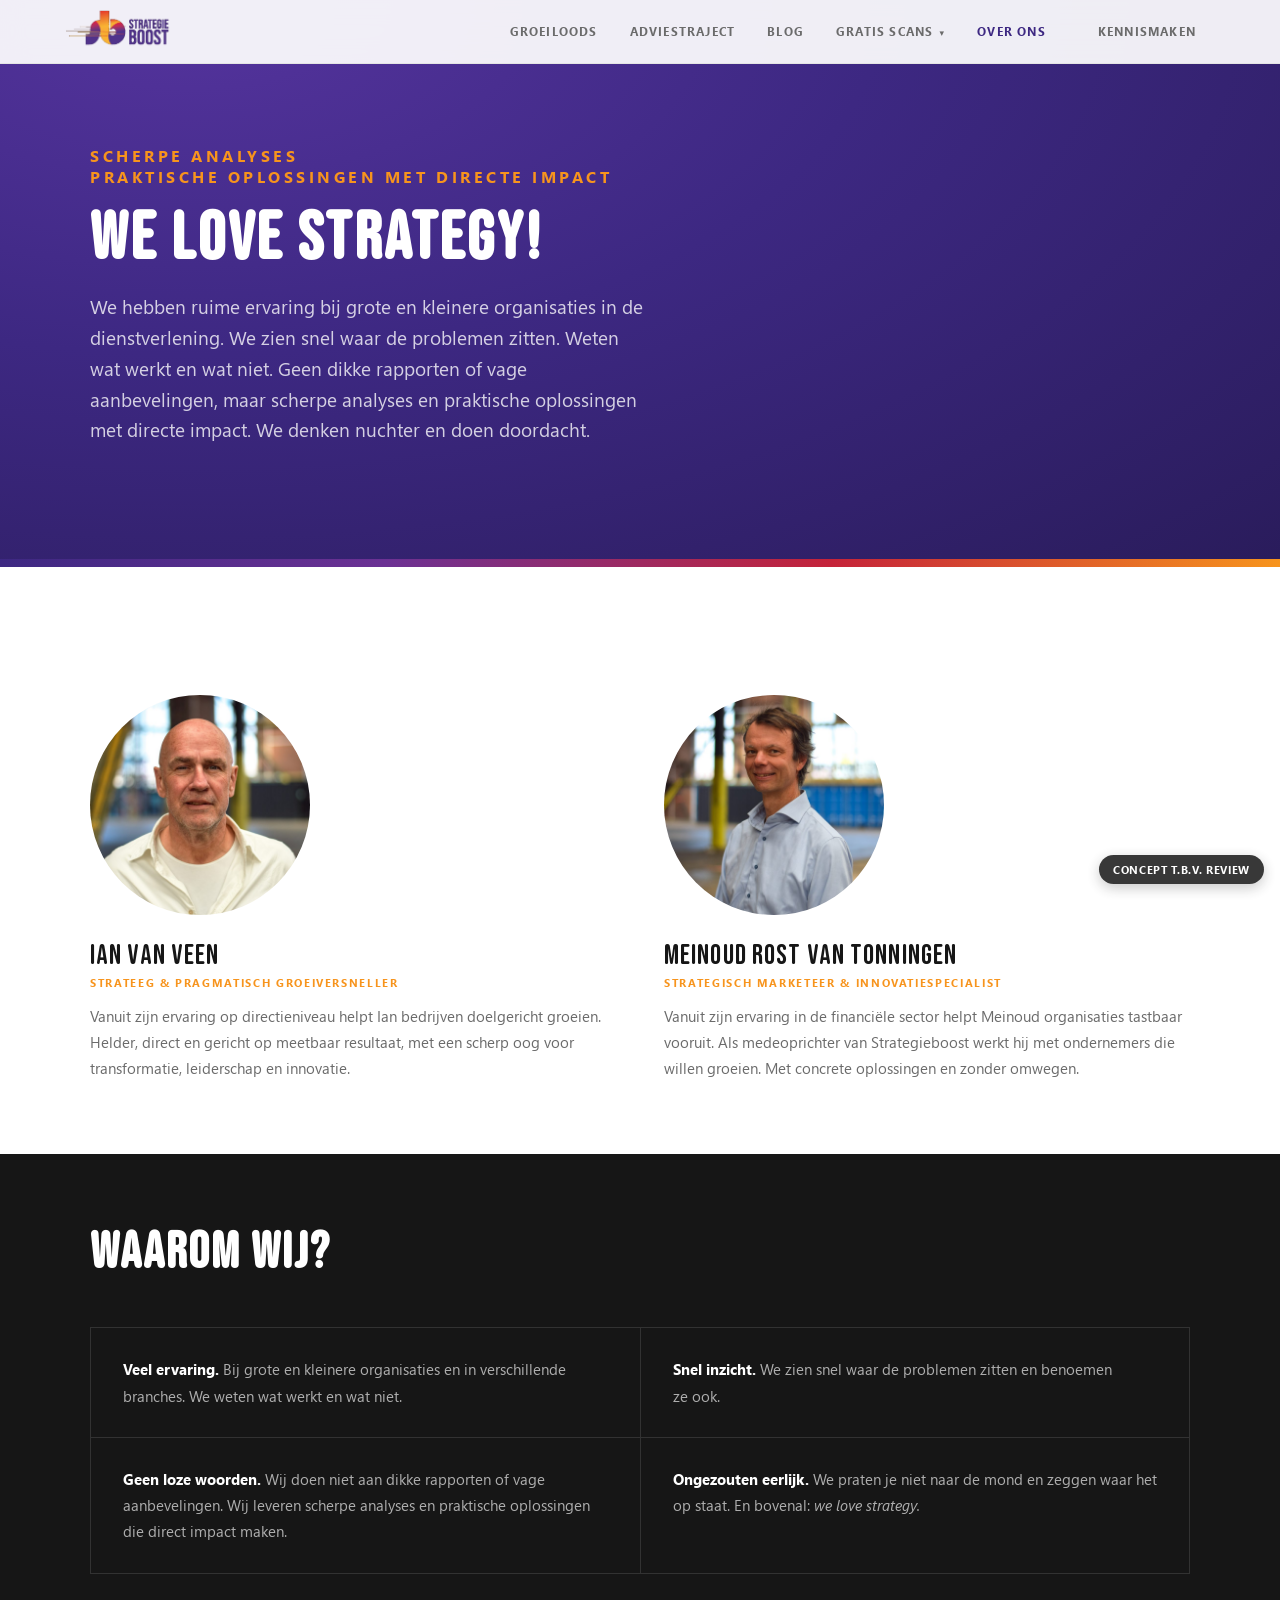
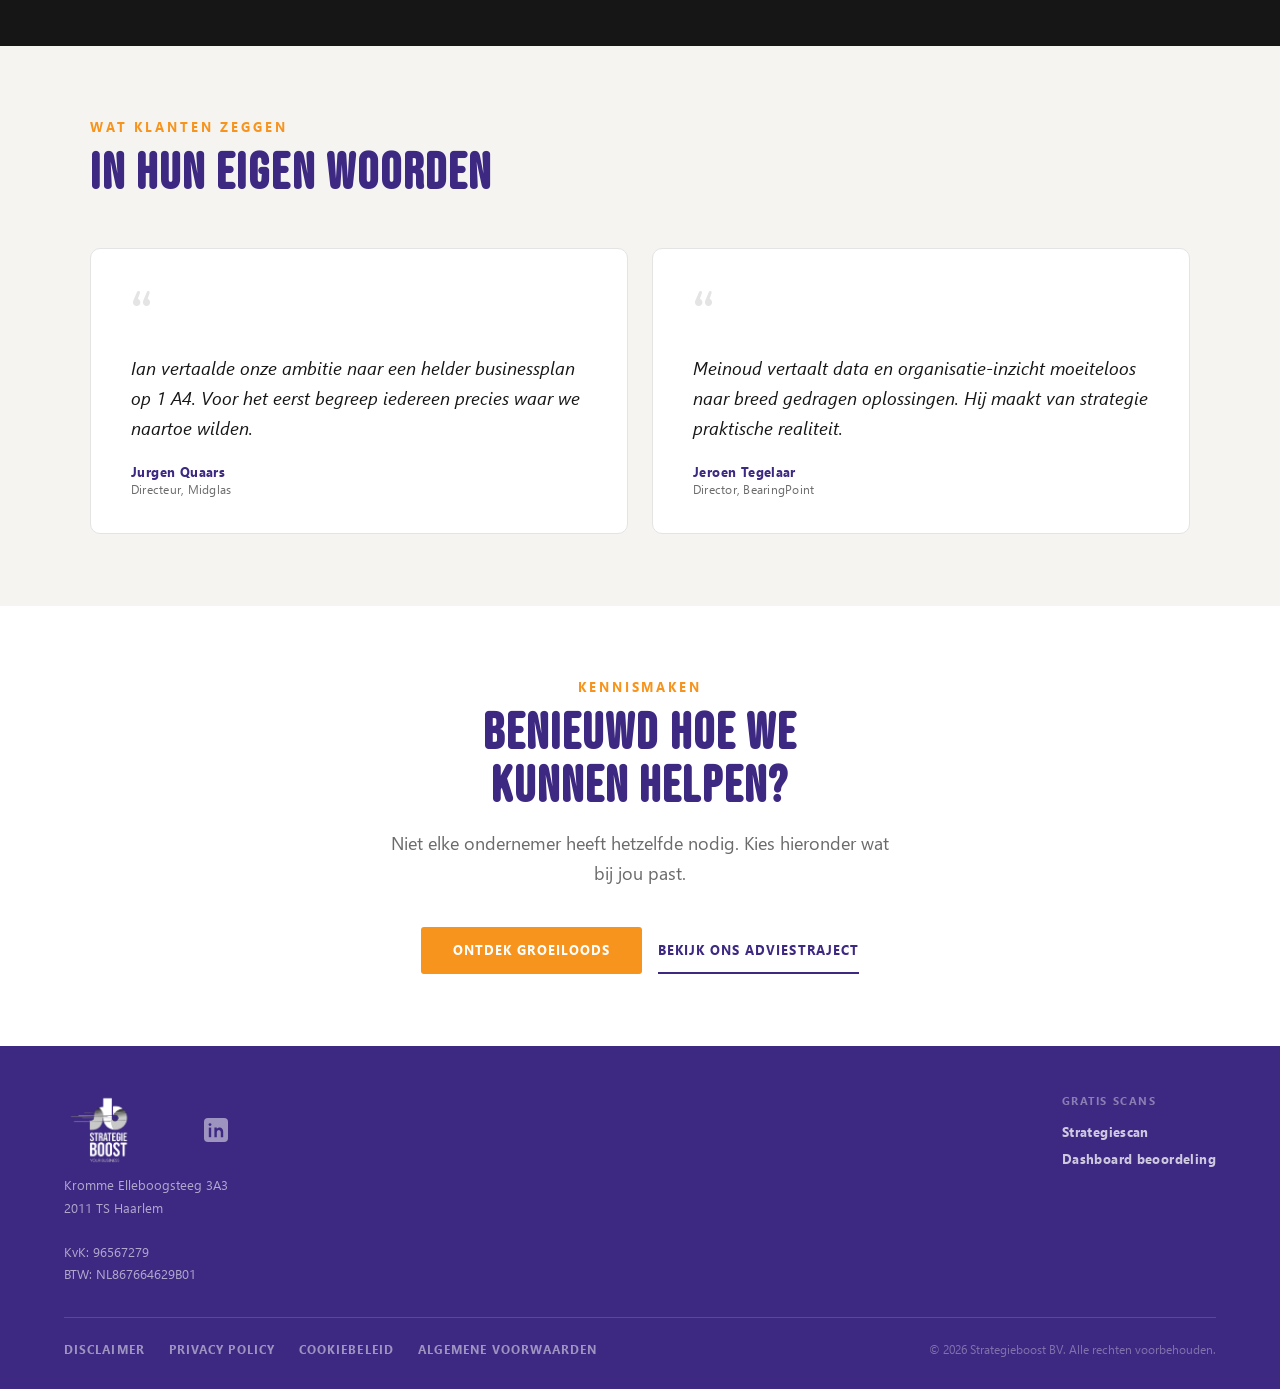
<file: over-ons.html>
<!DOCTYPE html>
<html lang="nl">
<head>
<meta charset="utf-8">
<meta http-equiv="Content-Security-Policy" content="
    default-src 'self';
    script-src 'self' 'unsafe-inline' https://www.googletagmanager.com https://app.cal.eu https://cal.eu https://*.cal.eu https://app.cal.com https://*.cal.com;
    style-src 'self' 'unsafe-inline' https://fonts.googleapis.com https://app.cal.eu https://*.cal.eu;
    font-src 'self' data: https://fonts.gstatic.com https://app.cal.eu https://*.cal.eu;
    img-src 'self' data: https://*.cal.eu https://*.cal.com https://cal.eu https://cal.com https://www.googletagmanager.com;
    connect-src 'self' https://www.google-analytics.com https://analytics.google.com https://region1.google-analytics.com https://stats.g.doubleclick.net https://app.cal.eu https://cal.eu https://*.cal.eu https://app.cal.com https://*.cal.com;
    frame-src https://app.cal.eu https://cal.eu https://*.cal.eu https://app.cal.com https://*.cal.com;
    object-src 'none';
    base-uri 'self';
  ">
<meta name="referrer" content="strict-origin-when-cross-origin">
<meta http-equiv="X-Content-Type-Options" content="nosniff">
<meta name="viewport" content="width=device-width, initial-scale=1, viewport-fit=cover">
<meta name="description" content="Bedrijfsstrategie, strategische marketing, innovatie, data- en AI-strategie. Maak kennis met Ian van Veen en Meinoud Rost van Tonningen.">
<title>Over ons — Ian van Veen &amp; Meinoud Rost van Tonningen | Strategieboost</title>
<style>
@font-face {
  font-family: 'Bebas Neue Rounded';
  src: url('BebasNeueRounded-Regular.woff2') format('woff2'),
       url('BebasNeueRounded-Regular.woff') format('woff'),
       url('BebasNeueRounded-Regular.ttf') format('truetype');
  font-weight: 400;
  font-display: swap;
}
/* Segoe UI zelf ingesloten (echte merklettertype i.p.v. systeem-fallback,
   zodat het concept er ook op Mac/Linux exact zo uitziet als bedoeld). */
@font-face {
  font-family: 'Segoe UI';
  src: url('SegoeUI-Regular.ttf') format('truetype');
  font-weight: 400; font-style: normal; font-display: swap;
}
@font-face {
  font-family: 'Segoe UI';
  src: url('SegoeUI-Bold.ttf') format('truetype');
  font-weight: 700; font-style: normal; font-display: swap;
}
@font-face {
  font-family: 'Segoe UI';
  src: url('SegoeUI-Italic.ttf') format('truetype');
  font-weight: 400; font-style: italic; font-display: swap;
}
*, *::before, *::after { box-sizing: border-box; margin: 0; padding: 0; }
:root {
  --purple: #3D2882;
  --orange: #F7941D;
  --red: #C52339;
  --black: #161616;
  --dark: #2B2B2B;
  --mid: #6B6B6B;
  --rule: #E4E4E4;
  --bg: #fff;
  --bg-warm: #F5F4F1;
  --grad: linear-gradient(90deg, #3D2882 0%, #6B3194 30%, #C52339 65%, #F7941D 100%);
  --font-display: 'Bebas Neue Rounded', 'Bebas Neue', Impact, 'Arial Narrow', sans-serif;
  --font-body: -apple-system, 'Segoe UI', system-ui, BlinkMacSystemFont, 'Helvetica Neue', Arial, sans-serif;
  --max: 1100px;
  --pad: clamp(24px, 5vw, 80px);
}
html { scroll-behavior: smooth; }
body { font-family: var(--font-body); color: var(--black); background: var(--bg); -webkit-font-smoothing: antialiased; -webkit-text-size-adjust: 100%; text-size-adjust: 100%; }
a, button { -webkit-tap-highlight-color: transparent; }

/* ── CONCEPT-BADGE (alleen voor deze reviewversie, niet voor productie) ── */
.concept-badge {
  position: fixed; bottom: 16px; right: 16px; z-index: 200;
  background: var(--black); color: #fff; font-size: 11px; font-weight: 700;
  letter-spacing: 0.06em; text-transform: uppercase;
  padding: 8px 14px; border-radius: 999px; opacity: 0.85;
  font-family: var(--font-body); box-shadow: 0 4px 14px rgba(0,0,0,0.25);
  pointer-events: none;
}

/* ── NAV ── */
nav#nav {
  position: fixed; top: 0; left: 0; right: 0; z-index: 100;
  display: flex; align-items: center; justify-content: space-between;
  padding: 0 var(--pad); height: 64px;
  background: rgba(255,255,255,0.92); backdrop-filter: blur(12px);
  border-bottom: 1px solid var(--rule);
  transition: box-shadow 0.2s;
}
nav#nav.scrolled { box-shadow: 0 2px 16px rgba(0,0,0,0.06); }
.nav-logo { display: flex; align-items: center; gap: 10px; text-decoration: none; }
.nav-logo img { height: 48px; }
.nav-logo-fallback {
  font-family: var(--font-display); font-size: 20px; letter-spacing: 0.05em;
  color: var(--purple); text-transform: uppercase;
}
.nav-links { display: flex; align-items: center; gap: 32px; }
.nav-links a, .nav-links .nav-drop > button {
  font-size: 12px; font-weight: 700; letter-spacing: 0.1em; text-transform: uppercase;
  color: var(--mid); text-decoration: none; transition: color 0.15s;
  background: none; border: none; cursor: pointer; font-family: var(--font-body);
  display: flex; align-items: center; gap: 4px;
}
.nav-links a:hover, .nav-links .nav-drop > button:hover { color: var(--black); }
.nav-links a.active { color: var(--purple); }
.nav-cta {
  background: var(--orange); color: #fff;
  font-family: var(--font-body); font-weight: 700; font-size: 12px;
  letter-spacing: 0.1em; text-transform: uppercase;
  border: none; border-radius: 3px; padding: 9px 20px; cursor: pointer;
  text-decoration: none; transition: opacity 0.15s;
}
.nav-cta:hover { opacity: 0.88; }

/* Dropdown "Gratis scans" */
.nav-drop { position: relative; }
.nav-drop > button::after { content: '▾'; font-size: 9px; margin-left: 2px; }
.nav-drop-panel {
  position: absolute; top: 100%; left: 50%; transform: translateX(-50%);
  margin-top: 14px; background: #fff; border: 1px solid var(--rule); border-radius: 8px;
  box-shadow: 0 12px 32px rgba(0,0,0,0.12); min-width: 220px;
  padding: 8px; opacity: 0; visibility: hidden; transform: translateX(-50%) translateY(6px);
  transition: opacity 0.15s, transform 0.15s, visibility 0.15s;
}
.nav-drop:hover .nav-drop-panel, .nav-drop:focus-within .nav-drop-panel {
  opacity: 1; visibility: visible; transform: translateX(-50%) translateY(0);
}
.nav-drop-panel a {
  display: block; padding: 10px 12px; border-radius: 5px;
  font-size: 12px; font-weight: 700; letter-spacing: 0.06em; text-transform: uppercase;
  color: var(--black); text-decoration: none; white-space: nowrap;
}
.nav-drop-panel a:hover { background: #F4F3FC; color: var(--purple); }
.nav-drop-panel .drop-sub { display:block; font-size: 11px; font-weight: 400; letter-spacing: normal; text-transform: none; color: var(--mid); margin-top: 2px; }

/* ── Hamburgermenu ── */
.ham-btn {
  display: none;
  background: none; border: none; cursor: pointer;
  padding: 6px; border-radius: 6px;
  flex-direction: column; gap: 5px; align-items: center; justify-content: center;
  width: 36px; height: 36px;
}
.ham-btn span {
  display: block; width: 22px; height: 2px;
  background: var(--purple); border-radius: 2px;
  transition: all 0.25s ease;
}
.ham-btn.open span:nth-child(1) { transform: translateY(7px) rotate(45deg); }
.ham-btn.open span:nth-child(2) { opacity: 0; transform: scaleX(0); }
.ham-btn.open span:nth-child(3) { transform: translateY(-7px) rotate(-45deg); }

.mobile-menu {
  display: none;
  position: fixed; top: 64px; left: 0; right: 0; bottom: 0; overflow-y: auto;
  background: white;
  border-bottom: 2px solid var(--orange);
  box-shadow: 0 8px 32px rgba(0,0,0,0.12);
  z-index: 99;
  animation: slideDown 0.2s ease;
}
.mobile-menu.open { display: block; }
@keyframes slideDown {
  from { opacity: 0; transform: translateY(-8px); }
  to   { opacity: 1; transform: none; }
}
.mobile-menu a, .mobile-menu .mob-subhead {
  display: block; padding: 16px 24px;
  font-size: 13px; font-weight: 700;
  letter-spacing: 0.08em; text-transform: uppercase;
  color: var(--black); text-decoration: none;
  border-bottom: 1px solid var(--rule);
  transition: background 0.1s, color 0.1s;
}
.mobile-menu .mob-subhead { color: var(--mid); font-size: 11px; background: var(--bg-warm); }
.mobile-menu a.mob-sub { padding-left: 40px; font-size: 12px; color: var(--mid); }
.mobile-menu a:last-child { border-bottom: none; }
.mobile-menu a:hover { background: #F4F3FC; color: var(--purple); }
.mobile-menu a.mob-cta {
  background: var(--orange); color: white;
  text-align: center; letter-spacing: 0.12em;
}
.mobile-menu a.mob-cta:hover { opacity: 0.9; background: var(--orange); }

@media (max-width: 860px) {
  .ham-btn { display: flex; }
  .nav-links { display: none; }
}

/* ── HERO (homepage, met foto) ── */
.hero {
  position: relative; height: 100svh; min-height: 560px;
  display: flex; align-items: flex-end;
  overflow: hidden;
}
.hero-photo { position: absolute; inset: 0; overflow: hidden; background: var(--grad); }
.hero-photo img { width: 100%; height: 100%; object-fit: cover; object-position: center 30%; display: block; }
.hero-overlay {
  position: absolute; inset: 0;
  background: linear-gradient(to top, rgba(10,6,30,0.88) 0%, rgba(10,6,30,0.45) 45%, rgba(10,6,30,0.15) 100%);
}
.hero-content {
  position: relative; z-index: 2;
  padding: 0 var(--pad) clamp(12px, 2vh, 28px);
  max-width: calc(var(--max) + var(--pad) * 2);
  width: 100%;
}
.hero-eyebrow { font-size: 16px; font-weight: 900; letter-spacing: 0.22em; text-transform: uppercase; color: var(--orange); margin-bottom: 16px; }
.hero-line { display: block; }
.hero-title { font-family: var(--font-display); font-size: clamp(36px, 4vw, 58px); letter-spacing: 0.04em; text-transform: uppercase; line-height: 1.05; color: #fff; margin-bottom: 20px; }
.hero-sub { font-size: clamp(16px, 1.5vw, 20px); line-height: 1.6; color: rgba(255,255,255,0.72); max-width: 560px; margin-bottom: 36px; text-wrap: pretty; }
.hero-actions { display: flex; gap: 12px; flex-wrap: wrap; }

/* ── PAGE-HERO (subpagina's, zonder foto, merkgradient) ── */
.page-hero {
  position: relative; padding: calc(64px + clamp(56px, 9vh, 108px)) var(--pad) clamp(56px, 9vh, 96px);
  background: var(--purple); background: radial-gradient(120% 140% at 15% 0%, #55349e 0%, #3D2882 45%, #2a1c5c 100%);
  overflow: hidden;
}
.page-hero::after {
  content: ''; position: absolute; left: 0; right: 0; bottom: 0; height: 4px; background: var(--grad);
}
.page-hero-inner { position: relative; z-index: 2; max-width: var(--max); margin: 0 auto; }
.page-hero .hero-eyebrow { color: var(--orange); }
.page-hero .hero-title { color: #fff; font-size: clamp(40px, 5.5vw, 68px); margin-bottom: 18px; }
.page-hero .hero-sub { color: rgba(255,255,255,0.78); }

.btn-primary {
  display: inline-block; background: var(--orange); color: #fff;
  font-family: var(--font-body); font-weight: 700; font-size: 13px;
  letter-spacing: 0.08em; text-transform: uppercase;
  padding: 13px 28px; border-radius: 3px; text-decoration: none;
  transition: opacity 0.15s; border: none; cursor: pointer;
}
.btn-primary:hover { opacity: 0.88; }
.btn-ghost {
  display: inline-block; color: rgba(255,255,255,0.75);
  font-family: var(--font-body); font-weight: 700; font-size: 13px;
  letter-spacing: 0.08em; text-transform: uppercase;
  padding: 13px 0; text-decoration: none; border-bottom: 2px solid rgba(255,255,255,0.3);
  transition: color 0.15s, border-color 0.15s; background: none; cursor: pointer;
}
.btn-ghost:hover { color: #fff; border-color: #fff; }

/* ── GRAD LINE ── */
.grad-line { height: 4px; background: var(--grad); }

/* ── SECTIONS ── */
section { padding: clamp(64px, 8vh, 112px) var(--pad); }
.container { max-width: var(--max); margin: 0 auto; }
.section-label { font-size: 13px; font-weight: 700; letter-spacing: 0.22em; text-transform: uppercase; color: var(--orange); margin-bottom: 12px; }
.section-title { font-family: var(--font-display); font-size: clamp(36px, 4vw, 58px); letter-spacing: 0.04em; text-transform: uppercase; line-height: 1.05; color: var(--black); margin-bottom: 0; }
.section-title.purple { color: var(--purple); }
.section-title.white { color: #fff; }
.section-intro { font-size: 18px; line-height: 1.7; color: var(--mid); max-width: 620px; margin-top: 16px; text-wrap: pretty; }

/* ── KEUZEMOMENT (homepage) ── */
#keuze { background: var(--bg); }
.keuze-grid { display: grid; grid-template-columns: 1fr 1fr; gap: 1px; border: 1px solid var(--rule); margin-top: 56px; background: var(--rule); }
.keuze-card { padding: 44px 44px 40px; background: var(--bg); display: flex; flex-direction: column; transition: background 0.2s; }
.keuze-card:hover { background: #FAFAFC; }
.keuze-tag { font-size: 12px; font-weight: 700; letter-spacing: 0.14em; text-transform: uppercase; color: var(--orange); margin-bottom: 14px; }
.keuze-title { font-family: var(--font-display); font-size: 34px; letter-spacing: 0.03em; text-transform: uppercase; color: var(--purple); margin-bottom: 16px; line-height: 1.05; }
.keuze-body { font-size: 15px; line-height: 1.75; color: var(--mid); text-wrap: pretty; flex: 1; }
.keuze-link { display: inline-flex; align-items: center; gap: 6px; margin-top: 24px; font-weight: 700; font-size: 13px; letter-spacing: 0.08em; text-transform: uppercase; color: var(--purple); text-decoration: none; transition: gap 0.15s, color 0.15s; }
.keuze-link:hover { gap: 10px; color: var(--orange); }
@media (max-width: 720px) {
  .keuze-grid { grid-template-columns: 1fr; }
}

/* ── VOOR WIE ── */
#voor-wie { background: var(--bg); }
.voor-wie-grid { display: grid; grid-template-columns: 1fr 1fr; gap: 1px; border: 1px solid var(--rule); margin-top: 56px; }
.voor-wie-item { padding: 40px 44px 44px; background: var(--bg); }
.voor-wie-item:first-child { border-right: 1px solid var(--rule); }
.voor-wie-nr { font-family: var(--font-display); font-size: 56px; color: var(--rule); line-height: 1; margin-bottom: 8px; }
.voor-wie-title { font-family: var(--font-display); font-size: 30px; letter-spacing: 0.04em; text-transform: uppercase; color: var(--purple); margin-bottom: 16px; }
.voor-wie-body { font-size: 15px; line-height: 1.75; color: var(--mid); text-wrap: pretty; }
.voor-wie-body p + p { margin-top: 12px; }
.voor-wie-body strong { color: var(--black); font-weight: 700; }

/* ── WAT WE DOEN / DIENSTEN ── */
.sect-warm { background: var(--bg-warm); }
.diensten { margin-top: 56px; display: flex; flex-direction: column; }
.dienst { display: grid; grid-template-columns: 72px 1fr; gap: 0 32px; padding: 32px 0; border-bottom: 1px solid var(--rule); align-items: start; }
.dienst:first-child { border-top: 1px solid var(--rule); }
.dienst-nr { font-family: var(--font-display); font-size: 38px; color: var(--orange); line-height: 1; padding-top: 4px; }
.dienst-title { font-family: var(--font-display); font-size: 26px; letter-spacing: 0.04em; text-transform: uppercase; color: var(--black); margin-bottom: 8px; }
.dienst-body { font-size: 15px; line-height: 1.75; color: var(--mid); text-wrap: pretty; }

/* ── BATEN (lijst met puntjes, gekleurde achtergrond) ── */
.sect-purple { background: var(--purple); }
.sect-purple .section-label { color: rgba(255,255,255,0.45); }
.sect-purple .section-title { color: #fff; }
.baten-list { margin-top: 48px; display: flex; flex-direction: column; gap: 0; border-top: 1px solid rgba(255,255,255,0.12); }
.baat { display: flex; gap: 20px; align-items: flex-start; padding: 24px 0; border-bottom: 1px solid rgba(255,255,255,0.12); }
.baat-dot { width: 8px; height: 8px; border-radius: 50%; background: var(--orange); flex-shrink: 0; margin-top: 7px; }
.baat-text { font-size: 17px; line-height: 1.65; color: rgba(255,255,255,0.82); text-wrap: pretty; }

/* ── TEAM ── */
#wie-we-zijn, .sect-team { background: var(--bg); }
.team-grid { display: grid; grid-template-columns: 1fr 1fr; gap: 48px; margin-top: 56px; }
.team-photo { width: 220px; height: 220px; object-fit: cover; object-position: top; border-radius: 50%; display: block; margin-bottom: 24px; background: var(--grad); }
.team-name { font-family: var(--font-display); font-size: 28px; letter-spacing: 0.04em; text-transform: uppercase; color: var(--black); margin-bottom: 4px; }
.team-role { font-size: 11px; font-weight: 700; letter-spacing: 0.15em; text-transform: uppercase; color: var(--orange); margin-bottom: 14px; }
.team-bio { font-size: 15px; line-height: 1.75; color: var(--mid); text-wrap: pretty; }

/* ── WAAROM (dark grid) ── */
.sect-dark { background: var(--black); }
.sect-dark .section-title { color: #fff; }
.waarom-list { margin-top: 48px; display: grid; grid-template-columns: 1fr 1fr; gap: 0; border-top: 1px solid rgba(255,255,255,0.12); border-left: 1px solid rgba(255,255,255,0.12); }
.waarom-item { padding: 28px 32px; border-right: 1px solid rgba(255,255,255,0.12); border-bottom: 1px solid rgba(255,255,255,0.12); }
.waarom-text { font-size: 15px; line-height: 1.75; color: rgba(255,255,255,0.65); text-wrap: pretty; }
.waarom-text strong { color: #fff; }
@media (max-width: 720px) { .waarom-list { grid-template-columns: 1fr; } }

/* ── PRIJSBADGE ── */
.price-badge {
  margin-top: 40px; display: inline-flex; align-items: baseline; gap: 10px;
  background: rgba(255,255,255,0.06); border: 1px solid rgba(255,255,255,0.18);
  border-radius: 8px; padding: 16px 22px;
}
.price-badge .price-label { font-size: 12px; font-weight: 700; letter-spacing: 0.1em; text-transform: uppercase; color: rgba(255,255,255,0.55); }
.price-badge .price-amount { font-family: var(--font-display); font-size: 24px; letter-spacing: 0.02em; color: var(--orange); }

/* ── TESTIMONIALS ── */
.sect-testi { background: var(--bg-warm); }
.testi-grid { margin-top: 48px; display: grid; grid-template-columns: 1fr; gap: 24px; }
.testi-grid.cols-2 { grid-template-columns: 1fr 1fr; }
.testi-card { background: #fff; border: 1px solid var(--rule); border-radius: 10px; padding: 36px 40px; position: relative; }
.testi-mark { font-family: var(--font-display); font-size: 64px; color: var(--rule); line-height: 1; margin-bottom: 4px; }
.testi-quote { font-size: 18px; line-height: 1.65; color: var(--black); text-wrap: pretty; font-style: italic; }
.testi-attr { margin-top: 20px; font-size: 13px; font-weight: 700; letter-spacing: 0.03em; color: var(--purple); text-transform: none; }
.testi-attr span { display: block; font-weight: 400; color: var(--mid); font-size: 12px; margin-top: 2px; letter-spacing: 0.02em; }
@media (max-width: 720px) { .testi-grid.cols-2 { grid-template-columns: 1fr; } }

/* ── KRUISLINK-BAND ── */
.crosslink { background: var(--bg-warm); border-top: 1px solid var(--rule); padding: 28px var(--pad); text-align: center; }
.crosslink p { font-size: 14px; color: var(--mid); }
.crosslink a { color: var(--purple); font-weight: 700; text-decoration: none; border-bottom: 2px solid var(--orange); }
.crosslink a:hover { color: var(--orange); }

/* ── CONTACT / CTA ── */
.sect-contact { background: var(--bg); }
.contact-sub { font-size: 18px; line-height: 1.65; color: var(--mid); max-width: 520px; margin-top: 14px; text-wrap: pretty; }
.contact-actions { display: flex; gap: 16px; flex-wrap: wrap; margin-top: 40px; }
.btn-contact {
  display: inline-block; background: var(--orange); color: #fff;
  font-family: var(--font-body); font-weight: 700; font-size: 13px;
  letter-spacing: 0.08em; text-transform: uppercase;
  padding: 14px 32px; border-radius: 3px; text-decoration: none;
  transition: opacity 0.15s; border: none; cursor: pointer;
}
.btn-contact:hover { opacity: 0.88; }
.btn-contact-outline {
  display: inline-block; color: var(--purple);
  font-family: var(--font-body); font-weight: 700; font-size: 13px;
  letter-spacing: 0.08em; text-transform: uppercase;
  padding: 14px 0; text-decoration: none; border-bottom: 2px solid var(--purple);
  transition: color 0.15s, border-color 0.15s; background: none; cursor: pointer;
}
.btn-contact-outline:hover { color: var(--orange); border-color: var(--orange); }
.contact-inner { display: flex; justify-content: space-between; align-items: flex-start; gap: 32px; }
.footer-logo-img { height: 120px; width: auto; max-width: 320px; opacity: 1; flex-shrink: 0; margin-top: 8px; }

/* ── FOTO-PLACEHOLDER FALLBACK ──
   Als de echte bestandsnaam (identiek aan de huidige site) niet gevonden wordt,
   toont het element een label i.p.v. een kapot beeld-icoon. Zet echte foto's met
   dezelfde bestandsnaam in deze map en de placeholder verdwijnt vanzelf. */
.photo-frame { position: relative; background: var(--grad); overflow: hidden; }
.photo-frame.img-missing::after {
  content: attr(data-caption);
  position: absolute; inset: 0; display: flex; align-items: center; justify-content: center;
  text-align: center; padding: 16px; font-size: 12px; font-weight: 700; letter-spacing: 0.05em;
  text-transform: uppercase; color: rgba(255,255,255,0.92); line-height: 1.5;
  background: linear-gradient(135deg, rgba(61,40,130,0.55), rgba(197,35,57,0.45));
}
.hero-photo.img-missing::after { font-size: 14px; }

/* ── FOOTER ── */
footer { background: var(--purple); padding: 48px var(--pad) 32px; }
.footer-top { display: flex; justify-content: space-between; align-items: flex-start; flex-wrap: wrap; gap: 32px 48px; padding-bottom: 32px; border-bottom: 1px solid rgba(255,255,255,0.15); }
.footer-info-name { font-family: var(--font-display); font-size: 20px; letter-spacing: 0.06em; color: #fff; margin-bottom: 10px; }
.footer-logo-mark { height: 72px; width: auto; display: block; }
.footer-info p { font-size: 13px; line-height: 1.7; color: rgba(255,255,255,0.6); }
.footer-info a { color: rgba(255,255,255,0.6); text-decoration: none; }
.footer-info a:hover { color: #fff; }
.footer-tools { display: flex; flex-direction: column; gap: 10px; }
.footer-col-title { font-size: 11px; font-weight: 700; letter-spacing: 0.14em; text-transform: uppercase; color: rgba(255,255,255,0.4); margin-bottom: 6px; }
.footer-tools a { font-size: 13px; font-weight: 700; letter-spacing: 0.03em; color: rgba(255,255,255,0.75); text-decoration: none; }
.footer-tools a:hover { color: #fff; }
.footer-bottom { display: flex; justify-content: space-between; align-items: center; flex-wrap: wrap; gap: 12px; padding-top: 24px; }
.footer-bottom-left { display: flex; align-items: center; gap: 16px; }
.footer-legal { display: flex; gap: 24px; flex-wrap: wrap; align-items: center; }
.footer-legal a { font-size: 12px; font-weight: 700; letter-spacing: 0.09em; text-transform: uppercase; color: rgba(255,255,255,0.5); text-decoration: none; transition: color 0.15s; }
.footer-legal a:hover { color: #fff; }
.footer-copy { font-size: 12px; color: rgba(255,255,255,0.35); }
.footer-linkedin svg { display: block; }
.footer-linkedin { opacity: 0.5; transition: opacity 0.15s; }
.footer-linkedin:hover { opacity: 1; }

@media (max-width: 720px) {
  .team-grid { grid-template-columns: 1fr; gap: 40px; }
  .voor-wie-grid { grid-template-columns: 1fr; }
  .voor-wie-item:first-child { border-right: none; border-bottom: 1px solid var(--rule); }
  .dienst { grid-template-columns: 48px 1fr; }
  .hero-photo img { object-position: center 20%; }
  .footer-logo-img { width: 100%; max-width: 240px; height: auto; margin-top: 0; }
  .footer-bottom { flex-direction: column; align-items: flex-start; gap: 16px; }
  .footer-legal { flex-direction: column; gap: 10px; align-items: flex-start; }
  .footer-bottom-left { flex-wrap: wrap; }
  .contact-inner { flex-direction: column; align-items: center; text-align: center; }
  .contact-inner .footer-logo-img { order: 10; margin-top: 32px; max-width: 220px; }
  .contact-content { max-width: 100%; }
  .contact-sub { max-width: 100%; }
  .contact-actions { flex-wrap: nowrap; justify-content: center; gap: 20px; }
  .btn-contact { padding: 12px 20px; font-size: 12px; white-space: nowrap; }
  .btn-contact-outline { font-size: 12px; white-space: nowrap; }
}
</style>
<script type="text/javascript">
(function (C, A, L) {
  let p = function (a, ar) { a.q.push(ar); };
  let d = C.document;
  C.Cal = C.Cal || function () {
    let cal = C.Cal; let ar = arguments;
    if (!cal.loaded) { cal.ns = {}; cal.q = cal.q || []; d.head.appendChild(d.createElement("script")).src = A; cal.loaded = true; }
    if (ar[0] === L) { const api = function () { p(api, arguments); }; const namespace = ar[1]; api.q = api.q || []; typeof namespace === "string" ? (cal.ns[namespace] = api) && p(api, ar) : p(cal, ar); return; }
    p(cal, ar);
  };
})(window, "https://app.cal.eu/embed/embed.js", "init");
Cal("init", "kennismakingsgesprek", { origin: "https://cal.eu" });
Cal.ns["kennismakingsgesprek"]("ui", {
  styles: { branding: { brandColor: "#F7941D" } },
  hideEventTypeDetails: false,
  layout: "month_view"
});
</script>
</head>
<body>
<nav id="nav">
  <a href="index.html" class="nav-logo">
    <img src="logo-horizontal.png" alt="Strategieboost" style="height:48px;width:auto;display:block;"
         onerror="this.replaceWith(Object.assign(document.createElement('span'),{className:'nav-logo-fallback',textContent:'Strategieboost'}))">
  </a>
  <div class="nav-links">
    <a href="groeiloods.html">GroeiLoods</a>
    <a href="adviestraject.html">Adviestraject</a>
    <a href="blog.html">Blog</a>
    <div class="nav-drop">
      <button type="button">Gratis scans</button>
      <div class="nav-drop-panel">
        <a href="strategiescan.html">Strategiescan<span class="drop-sub">Gratis analyse van je strategie</span></a>
        <a href="dashboardscan.html">Dashboard beoordeling<span class="drop-sub">Beoordeel je stuurinformatie</span></a>
      </div>
    </div>
    <a href="over-ons.html" class="active">Over ons</a>
    <a class="nav-cta" data-cal-link="ian-meinoud/kennismakingsgesprek" data-cal-namespace="kennismakingsgesprek" data-cal-config='{"layout":"month_view"}' href="#">Kennismaken</a>
  </div>
  <button class="ham-btn" id="hamBtn" aria-label="Menu openen" onclick="toggleHamMenu()">
    <span></span><span></span><span></span>
  </button>
</nav>

<div class="mobile-menu" id="mobileMenu">
  <a href="groeiloods.html">GroeiLoods</a>
  <a href="adviestraject.html">Adviestraject</a>
  <a href="blog.html">Blog</a>
  <div class="mob-subhead">Gratis scans</div>
  <a class="mob-sub" href="strategiescan.html">Strategiescan</a>
  <a class="mob-sub" href="dashboardscan.html">Dashboard beoordeling</a>
  <a href="over-ons.html">Over ons</a>
  <a class="mob-cta" data-cal-link="ian-meinoud/kennismakingsgesprek" data-cal-namespace="kennismakingsgesprek" data-cal-config='{"layout":"month_view"}' href="#" onclick="closeHamMenu()">Kennismaken</a>
</div>
<div class="page-hero">
  <div class="page-hero-inner">
    <div class="hero-eyebrow">Scherpe analyses<br>praktische oplossingen met directe impact</div>
    <h1 class="hero-title"><span class="hero-line">We love strategy!</span></h1>
    <p class="hero-sub">We hebben ruime ervaring bij grote en kleinere organisaties in de dienstverlening. We zien snel waar de problemen zitten. Weten wat werkt en wat niet. Geen dikke rapporten of vage aanbevelingen, maar scherpe analyses en praktische oplossingen met directe impact. We denken nuchter en doen doordacht.</p>
  </div>
</div>
<div class="grad-line"></div>

<section class="sect-team" id="wie-we-zijn">
  <div class="container">
    <div class="team-grid">
      <div class="team-member">
        <div class="photo-frame team-photo" data-caption="Foto Ian van Veen" style="width:220px;height:220px;border-radius:50%;margin-bottom:24px;" onerror-target="1"><img src="Strategie Boost -05.jpg" alt="Ian van Veen" style="width:100%;height:100%;object-fit:cover;display:block;" onerror="this.style.display='none'; this.closest('.photo-frame').classList.add('img-missing')"></div>
        <div class="team-name">Ian van Veen</div>
        <div class="team-role">Strateeg &amp; pragmatisch groeiversneller</div>
        <p class="team-bio">Vanuit zijn ervaring op directieniveau helpt Ian bedrijven doelgericht groeien. Helder, direct en gericht op meetbaar resultaat, met een scherp oog voor transformatie, leiderschap en innovatie.</p>
      </div>
      <div class="team-member">
        <div class="photo-frame team-photo" data-caption="Foto Meinoud Rost van Tonningen" style="width:220px;height:220px;border-radius:50%;margin-bottom:24px;" onerror-target="1"><img src="Strategie Boost -07.jpg" alt="Meinoud Rost van Tonningen" style="width:100%;height:100%;object-fit:cover;display:block;" onerror="this.style.display='none'; this.closest('.photo-frame').classList.add('img-missing')"></div>
        <div class="team-name">Meinoud Rost van Tonningen</div>
        <div class="team-role">Strategisch marketeer &amp; innovatiespecialist</div>
        <p class="team-bio">Vanuit zijn ervaring in de financiële sector helpt Meinoud organisaties tastbaar vooruit. Als medeoprichter van Strategieboost werkt hij met ondernemers die willen groeien. Met concrete oplossingen en zonder omwegen.</p>
      </div>
    </div>
  </div>
</section>

<section class="sect-dark" id="waarom-wij">
  <div class="container">
    <h2 class="section-title">Waarom wij?</h2>
    <div class="waarom-list">
      <div class="waarom-item"><p class="waarom-text"><strong>Veel ervaring.</strong> Bij grote en kleinere organisaties en in verschillende branches. We weten wat werkt en wat niet.</p></div>
      <div class="waarom-item"><p class="waarom-text"><strong>Snel inzicht.</strong> We zien snel waar de problemen zitten en benoemen ze ook.</p></div>
      <div class="waarom-item"><p class="waarom-text"><strong>Geen loze woorden.</strong> Wij doen niet aan dikke rapporten of vage aanbevelingen. Wij leveren scherpe analyses en praktische oplossingen die direct impact maken.</p></div>
      <div class="waarom-item"><p class="waarom-text"><strong>Ongezouten eerlijk.</strong> We praten je niet naar de mond en zeggen waar het op staat. En bovenal: <em>we love strategy.</em></p></div>
    </div>
  </div>
</section>

<section class="sect-testi" id="testimonials">
  <div class="container">
    <div class="section-label">Wat klanten zeggen</div>
    <h2 class="section-title purple">In hun eigen woorden</h2>
    <div class="testi-grid cols-2">
      <div class="testi-card">
        <div class="testi-mark">&ldquo;</div>
        <p class="testi-quote">Ian vertaalde onze ambitie naar een helder businessplan op 1 A4. Voor het eerst begreep iedereen precies waar we naartoe wilden.</p>
        <div class="testi-attr">Jurgen Quaars<span>Directeur, Midglas</span></div>
      </div>
      <div class="testi-card">
        <div class="testi-mark">&ldquo;</div>
        <p class="testi-quote">Meinoud vertaalt data en organisatie-inzicht moeiteloos naar breed gedragen oplossingen. Hij maakt van strategie praktische realiteit.</p>
        <div class="testi-attr">Jeroen Tegelaar<span>Director, BearingPoint</span></div>
      </div>
    </div>
  </div>
</section>

<section class="sect-contact" id="contact">
  <div class="container">
    <div class="contact-content" style="text-align:center; margin:0 auto;">
      <div class="section-label">Kennismaken</div>
      <h2 class="section-title purple">Benieuwd hoe we<br>kunnen helpen?</h2>
      <p class="contact-sub" style="margin-left:auto; margin-right:auto;">Niet elke ondernemer heeft hetzelfde nodig. Kies hieronder wat bij jou past.</p>
      <div class="contact-actions" style="justify-content:center;">
        <a class="btn-contact" href="groeiloods.html">Ontdek GroeiLoods</a>
        <a class="btn-contact-outline" href="adviestraject.html">Bekijk ons adviestraject</a>
      </div>
    </div>
  </div>
</section>

<footer>
  <div class="footer-top">
    <div class="footer-info">
      <div style="display:flex; align-items:center; justify-content:space-between; gap:16px;">
        <img src="logo-stacked-white.png" alt="Strategieboost" class="footer-logo-mark"
             onerror="this.replaceWith(Object.assign(document.createElement('div'),{className:'footer-info-name',textContent:'Strategieboost'}))">
        <a class="footer-linkedin" href="https://www.linkedin.com/company/strategieboost" rel="noopener noreferrer" target="_blank" aria-label="Strategieboost op LinkedIn" style="flex-shrink:0;">
          <svg width="24" height="24" viewBox="0 0 24 24" fill="none" xmlns="http://www.w3.org/2000/svg">
            <rect width="24" height="24" rx="4" fill="white"/>
            <path d="M7.2 9.6H4.8V19.2H7.2V9.6Z" fill="#3D2882"/>
            <circle cx="6" cy="6.6" r="1.4" fill="#3D2882"/>
            <path d="M19.2 13.6C19.2 11.4 17.8 9.4 15.6 9.4C14.4 9.4 13.4 10 12.8 10.8V9.6H10.4V19.2H12.8V14.4C12.8 13.2 13.6 12 14.8 12C16 12 16.8 13 16.8 14.4V19.2H19.2V13.6Z" fill="#3D2882"/>
          </svg>
        </a>
      </div>
      <p style="margin-top:8px;">
        Kromme Elleboogsteeg 3A3<br>
        2011 TS Haarlem<br><br>
        KvK: 96567279<br>
        BTW: NL867664629B01
      </p>
    </div>
    <div class="footer-tools">
      <div class="footer-col-title">Gratis scans</div>
      <a href="strategiescan.html">Strategiescan</a>
      <a href="dashboardscan.html">Dashboard beoordeling</a>
    </div>
  </div>
  <div class="footer-bottom">
    <nav class="footer-legal">
      <a href="legal/disclaimer.html">Disclaimer</a>
      <a href="legal/privacypolicy.html">Privacy Policy</a>
      <a href="legal/cookiebeleid.html">Cookiebeleid</a>
      <a href="legal/algemenevoorwaarden.html">Algemene Voorwaarden</a>
    </nav>
    <span class="footer-copy">© 2026 Strategieboost BV. Alle rechten voorbehouden.</span>
  </div>
</footer>
<script>
function toggleHamMenu() {
  document.getElementById('hamBtn').classList.toggle('open');
  document.getElementById('mobileMenu').classList.toggle('open');
}
function closeHamMenu() {
  document.getElementById('hamBtn').classList.remove('open');
  document.getElementById('mobileMenu').classList.remove('open');
}
document.addEventListener('click', function(e) {
  if (!e.target.closest('#nav') && !e.target.closest('.mobile-menu')) { closeHamMenu(); }
});
const nav = document.getElementById('nav');
window.addEventListener('scroll', () => { nav.classList.toggle('scrolled', window.scrollY > 20); }, { passive: true });
const observer = new IntersectionObserver((entries) => {
  entries.forEach(e => { if (e.isIntersecting) { e.target.style.opacity = 1; e.target.style.transform = 'none'; } });
}, { threshold: 0.1 });
document.querySelectorAll('section, .voor-wie-item, .dienst, .baat, .team-member, .waarom-item, .keuze-card, .testi-card').forEach(el => {
  el.style.opacity = 0; el.style.transform = 'translateY(16px)';
  el.style.transition = 'opacity 0.5s ease, transform 0.5s ease';
  observer.observe(el);
});
</script>
<div class="concept-badge">Concept t.b.v. review</div>
</body>
</html>
</file>
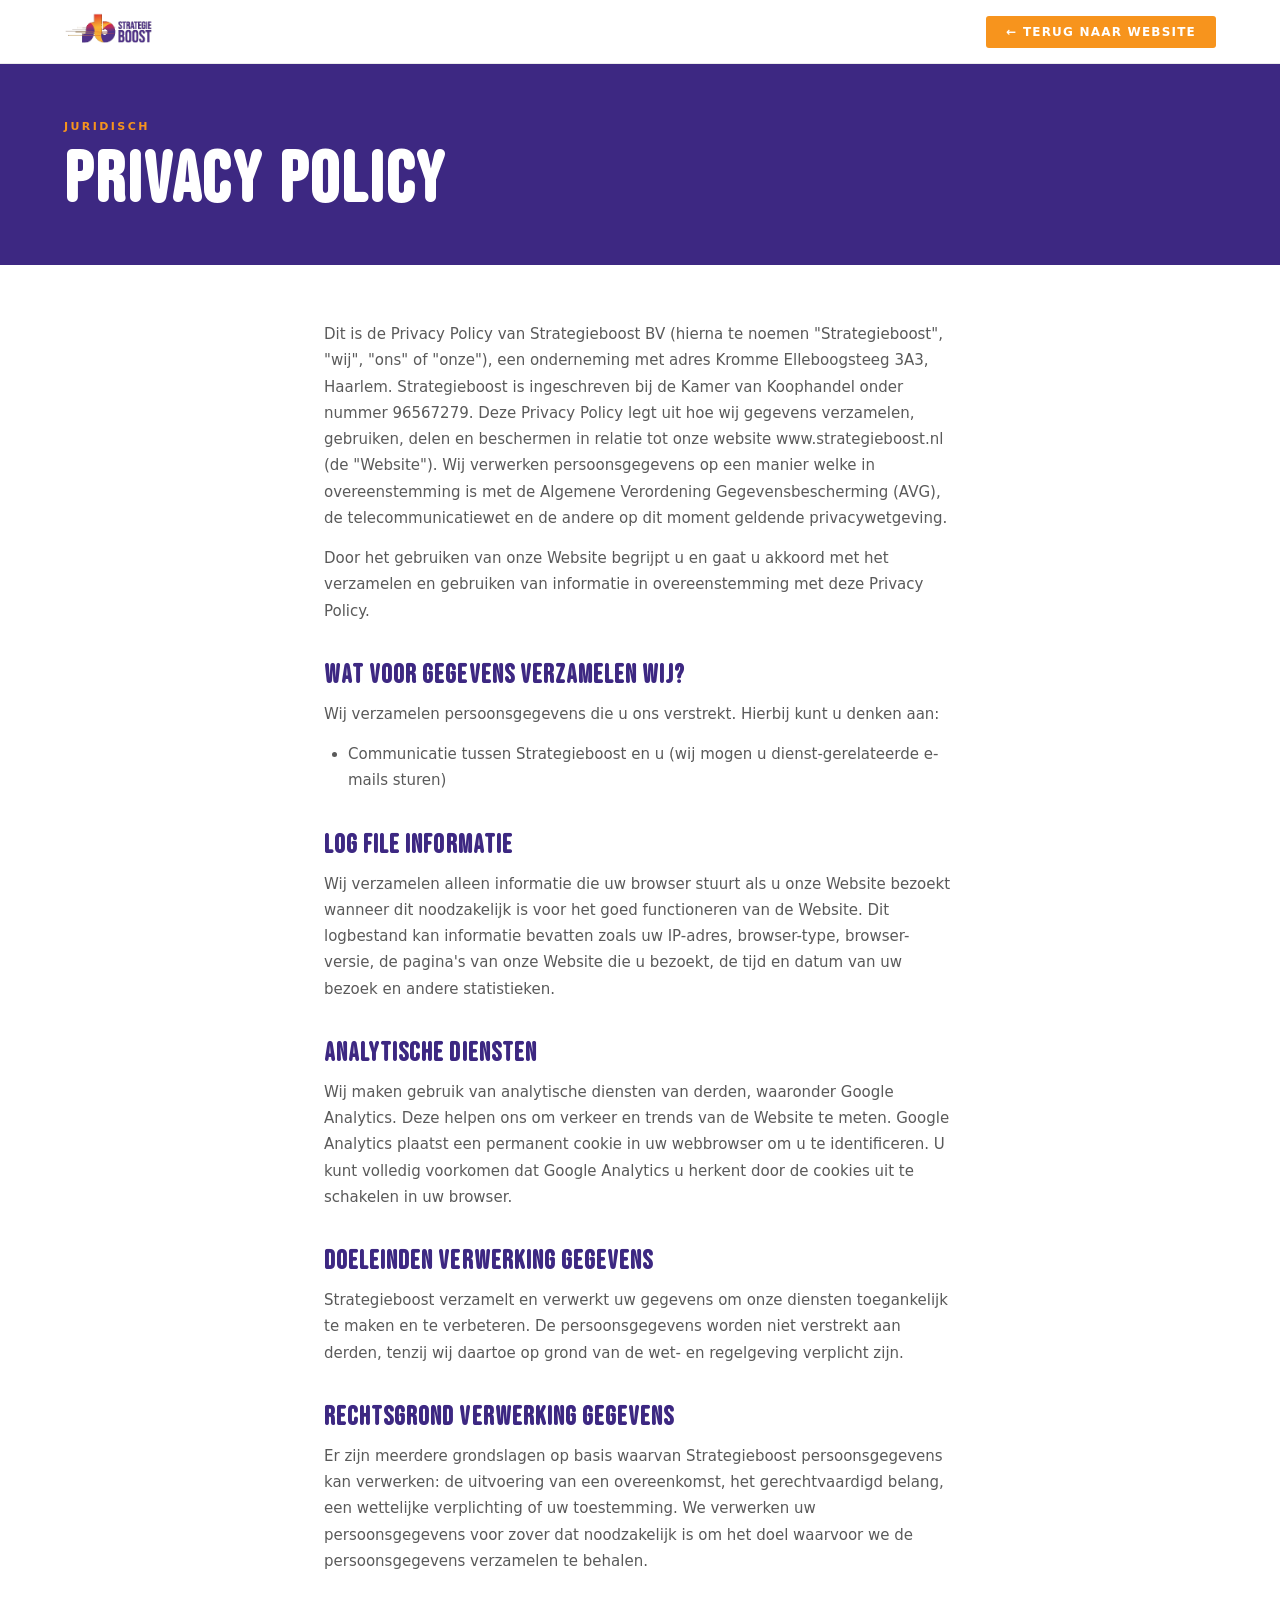
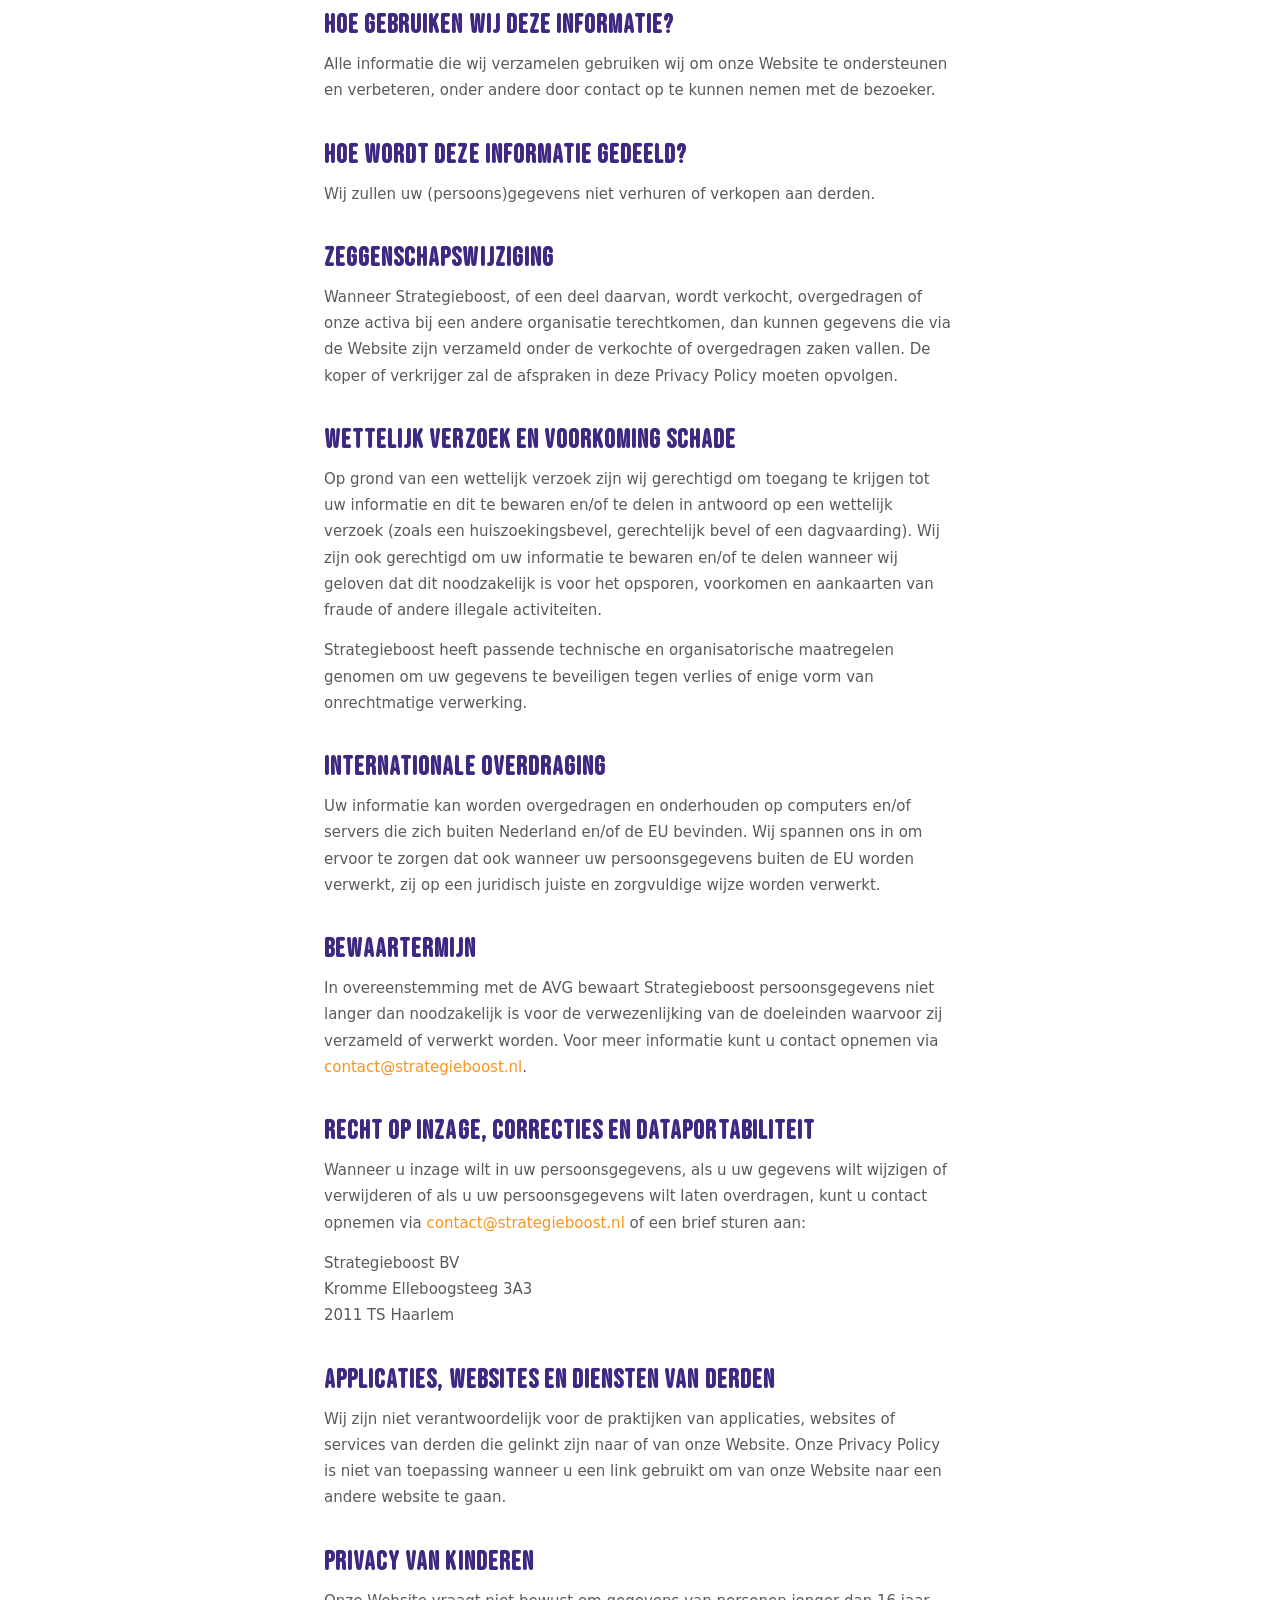
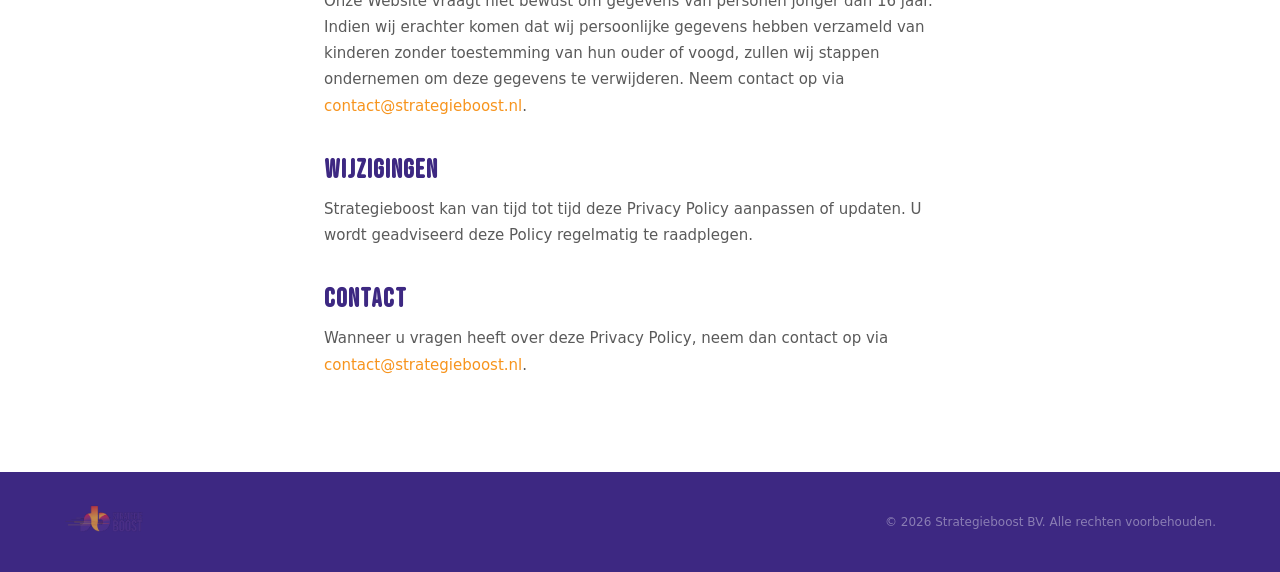
<file: privacypolicy.html>
<!DOCTYPE html>
<html lang="nl">
<head>
<meta charset="utf-8">
<meta name="viewport" content="width=device-width, initial-scale=1">
<title>Privacy Policy — Strategieboost</title>
<style>
@font-face {
  font-family: 'Bebas Neue Rounded';
  src: url('../BebasNeueRounded-Regular.woff2') format('woff2'),
       url('../BebasNeueRounded-Regular.ttf') format('truetype');
}
:root {
  --purple: #3D2882; --orange: #F7941D; --black: #161616;
  --mid: #5A5A5A; --bg: #fff;
  --font-display: 'Bebas Neue Rounded', Impact, sans-serif;
  --font-body: 'Segoe UI', system-ui, -apple-system, Arial, sans-serif;
}
*, *::before, *::after { box-sizing: border-box; margin: 0; padding: 0; }
body { font-family: var(--font-body); color: var(--black); background: var(--bg); -webkit-font-smoothing: antialiased; }
nav { position: sticky; top: 0; z-index: 100; display: flex; align-items: center; justify-content: space-between; padding: 0 clamp(24px,5vw,80px); height: 64px; background: rgba(255,255,255,0.95); backdrop-filter: blur(12px); border-bottom: 1px solid rgba(0,0,0,0.08); }
.nav-logo { display: flex; align-items: center; text-decoration: none; }
.nav-logo img { height: 40px; }
.nav-back { display: inline-flex; align-items: center; gap: 8px; background: var(--orange); color: #fff; font-family: var(--font-body); font-weight: 700; font-size: 12px; letter-spacing: 0.1em; text-transform: uppercase; border-radius: 3px; padding: 9px 20px; text-decoration: none; transition: opacity 0.15s; }
.nav-back:hover { opacity: 0.88; }
.legal-hero { background: var(--purple); padding: 56px clamp(24px,5vw,80px) 48px; }
.legal-hero-label { font-size: 11px; font-weight: 700; letter-spacing: 0.22em; text-transform: uppercase; color: var(--orange); margin-bottom: 12px; }
.legal-hero h1 { font-family: var(--font-display); font-size: clamp(40px,6vw,72px); color: #fff; letter-spacing: 0.04em; text-transform: uppercase; line-height: 1; }
.legal-body { max-width: 760px; margin: 0 auto; padding: 56px clamp(24px,5vw,80px) 80px; }
.legal-body h2 { font-family: var(--font-display); font-size: 26px; letter-spacing: 0.04em; text-transform: uppercase; color: var(--purple); margin: 36px 0 10px; }
.legal-body h3 { font-size: 15px; font-weight: 700; color: var(--black); margin: 24px 0 8px; }
.legal-body p { font-size: 15px; line-height: 1.75; color: var(--mid); margin-bottom: 14px; }
.legal-body ul { margin: 0 0 14px 24px; }
.legal-body li { font-size: 15px; line-height: 1.75; color: var(--mid); margin-bottom: 6px; }
.legal-body a { color: var(--orange); text-decoration: none; }
.legal-body a:hover { text-decoration: underline; }
.legal-body strong { color: var(--black); font-weight: 700; }
footer { background: var(--purple); padding: 32px clamp(24px,5vw,80px); display: flex; align-items: center; justify-content: space-between; flex-wrap: wrap; gap: 16px; }
footer img { height: 36px; opacity: 0.7; }
.footer-copy { font-size: 12px; color: rgba(255,255,255,0.4); }
</style>
</head>
<body>
<nav>
  <a href="../index.html" class="nav-logo">
    <img src="../logo-horizontal.png" alt="Strategieboost">
  </a>
  <a href="../index.html" class="nav-back">← Terug naar website</a>
</nav>
<div class="legal-hero">
  <div class="legal-hero-label">Juridisch</div>
  <h1>Privacy Policy</h1>
</div>
<div class="legal-body">

<p>Dit is de Privacy Policy van Strategieboost BV (hierna te noemen "Strategieboost", "wij", "ons" of "onze"), een onderneming met adres Kromme Elleboogsteeg 3A3, Haarlem. Strategieboost is ingeschreven bij de Kamer van Koophandel onder nummer 96567279. Deze Privacy Policy legt uit hoe wij gegevens verzamelen, gebruiken, delen en beschermen in relatie tot onze website www.strategieboost.nl (de "Website"). Wij verwerken persoonsgegevens op een manier welke in overeenstemming is met de Algemene Verordening Gegevensbescherming (AVG), de telecommunicatiewet en de andere op dit moment geldende privacywetgeving.</p>
<p>Door het gebruiken van onze Website begrijpt u en gaat u akkoord met het verzamelen en gebruiken van informatie in overeenstemming met deze Privacy Policy.</p>

<h2>Wat voor gegevens verzamelen wij?</h2>
<p>Wij verzamelen persoonsgegevens die u ons verstrekt. Hierbij kunt u denken aan:</p>
<ul><li>Communicatie tussen Strategieboost en u (wij mogen u dienst-gerelateerde e-mails sturen)</li></ul>

<h2>Log file informatie</h2>
<p>Wij verzamelen alleen informatie die uw browser stuurt als u onze Website bezoekt wanneer dit noodzakelijk is voor het goed functioneren van de Website. Dit logbestand kan informatie bevatten zoals uw IP-adres, browser-type, browser-versie, de pagina's van onze Website die u bezoekt, de tijd en datum van uw bezoek en andere statistieken.</p>

<h2>Analytische diensten</h2>
<p>Wij maken gebruik van analytische diensten van derden, waaronder Google Analytics. Deze helpen ons om verkeer en trends van de Website te meten. Google Analytics plaatst een permanent cookie in uw webbrowser om u te identificeren. U kunt volledig voorkomen dat Google Analytics u herkent door de cookies uit te schakelen in uw browser.</p>

<h2>Doeleinden verwerking gegevens</h2>
<p>Strategieboost verzamelt en verwerkt uw gegevens om onze diensten toegankelijk te maken en te verbeteren. De persoonsgegevens worden niet verstrekt aan derden, tenzij wij daartoe op grond van de wet- en regelgeving verplicht zijn.</p>

<h2>Rechtsgrond verwerking gegevens</h2>
<p>Er zijn meerdere grondslagen op basis waarvan Strategieboost persoonsgegevens kan verwerken: de uitvoering van een overeenkomst, het gerechtvaardigd belang, een wettelijke verplichting of uw toestemming. We verwerken uw persoonsgegevens voor zover dat noodzakelijk is om het doel waarvoor we de persoonsgegevens verzamelen te behalen.</p>

<h2>Hoe gebruiken wij deze informatie?</h2>
<p>Alle informatie die wij verzamelen gebruiken wij om onze Website te ondersteunen en verbeteren, onder andere door contact op te kunnen nemen met de bezoeker.</p>

<h2>Hoe wordt deze informatie gedeeld?</h2>
<p>Wij zullen uw (persoons)gegevens niet verhuren of verkopen aan derden.</p>

<h2>Zeggenschapswijziging</h2>
<p>Wanneer Strategieboost, of een deel daarvan, wordt verkocht, overgedragen of onze activa bij een andere organisatie terechtkomen, dan kunnen gegevens die via de Website zijn verzameld onder de verkochte of overgedragen zaken vallen. De koper of verkrijger zal de afspraken in deze Privacy Policy moeten opvolgen.</p>

<h2>Wettelijk verzoek en voorkoming schade</h2>
<p>Op grond van een wettelijk verzoek zijn wij gerechtigd om toegang te krijgen tot uw informatie en dit te bewaren en/of te delen in antwoord op een wettelijk verzoek (zoals een huiszoekingsbevel, gerechtelijk bevel of een dagvaarding). Wij zijn ook gerechtigd om uw informatie te bewaren en/of te delen wanneer wij geloven dat dit noodzakelijk is voor het opsporen, voorkomen en aankaarten van fraude of andere illegale activiteiten.</p>
<p>Strategieboost heeft passende technische en organisatorische maatregelen genomen om uw gegevens te beveiligen tegen verlies of enige vorm van onrechtmatige verwerking.</p>

<h2>Internationale overdraging</h2>
<p>Uw informatie kan worden overgedragen en onderhouden op computers en/of servers die zich buiten Nederland en/of de EU bevinden. Wij spannen ons in om ervoor te zorgen dat ook wanneer uw persoonsgegevens buiten de EU worden verwerkt, zij op een juridisch juiste en zorgvuldige wijze worden verwerkt.</p>

<h2>Bewaartermijn</h2>
<p>In overeenstemming met de AVG bewaart Strategieboost persoonsgegevens niet langer dan noodzakelijk is voor de verwezenlijking van de doeleinden waarvoor zij verzameld of verwerkt worden. Voor meer informatie kunt u contact opnemen via <a href="mailto:contact@strategieboost.nl">contact@strategieboost.nl</a>.</p>

<h2>Recht op inzage, correcties en dataportabiliteit</h2>
<p>Wanneer u inzage wilt in uw persoonsgegevens, als u uw gegevens wilt wijzigen of verwijderen of als u uw persoonsgegevens wilt laten overdragen, kunt u contact opnemen via <a href="mailto:contact@strategieboost.nl">contact@strategieboost.nl</a> of een brief sturen aan:</p>
<p>Strategieboost BV<br>Kromme Elleboogsteeg 3A3<br>2011 TS Haarlem</p>

<h2>Applicaties, websites en diensten van derden</h2>
<p>Wij zijn niet verantwoordelijk voor de praktijken van applicaties, websites of services van derden die gelinkt zijn naar of van onze Website. Onze Privacy Policy is niet van toepassing wanneer u een link gebruikt om van onze Website naar een andere website te gaan.</p>

<h2>Privacy van kinderen</h2>
<p>Onze Website vraagt niet bewust om gegevens van personen jonger dan 16 jaar. Indien wij erachter komen dat wij persoonlijke gegevens hebben verzameld van kinderen zonder toestemming van hun ouder of voogd, zullen wij stappen ondernemen om deze gegevens te verwijderen. Neem contact op via <a href="mailto:contact@strategieboost.nl">contact@strategieboost.nl</a>.</p>

<h2>Wijzigingen</h2>
<p>Strategieboost kan van tijd tot tijd deze Privacy Policy aanpassen of updaten. U wordt geadviseerd deze Policy regelmatig te raadplegen.</p>

<h2>Contact</h2>
<p>Wanneer u vragen heeft over deze Privacy Policy, neem dan contact op via <a href="mailto:contact@strategieboost.nl">contact@strategieboost.nl</a>.</p>

</div>
<footer>
  <img src="../logo-horizontal.png" alt="Strategieboost">
  <span class="footer-copy">&copy; 2026 Strategieboost BV. Alle rechten voorbehouden.</span>
</footer>
</body>
</html>
</file>
